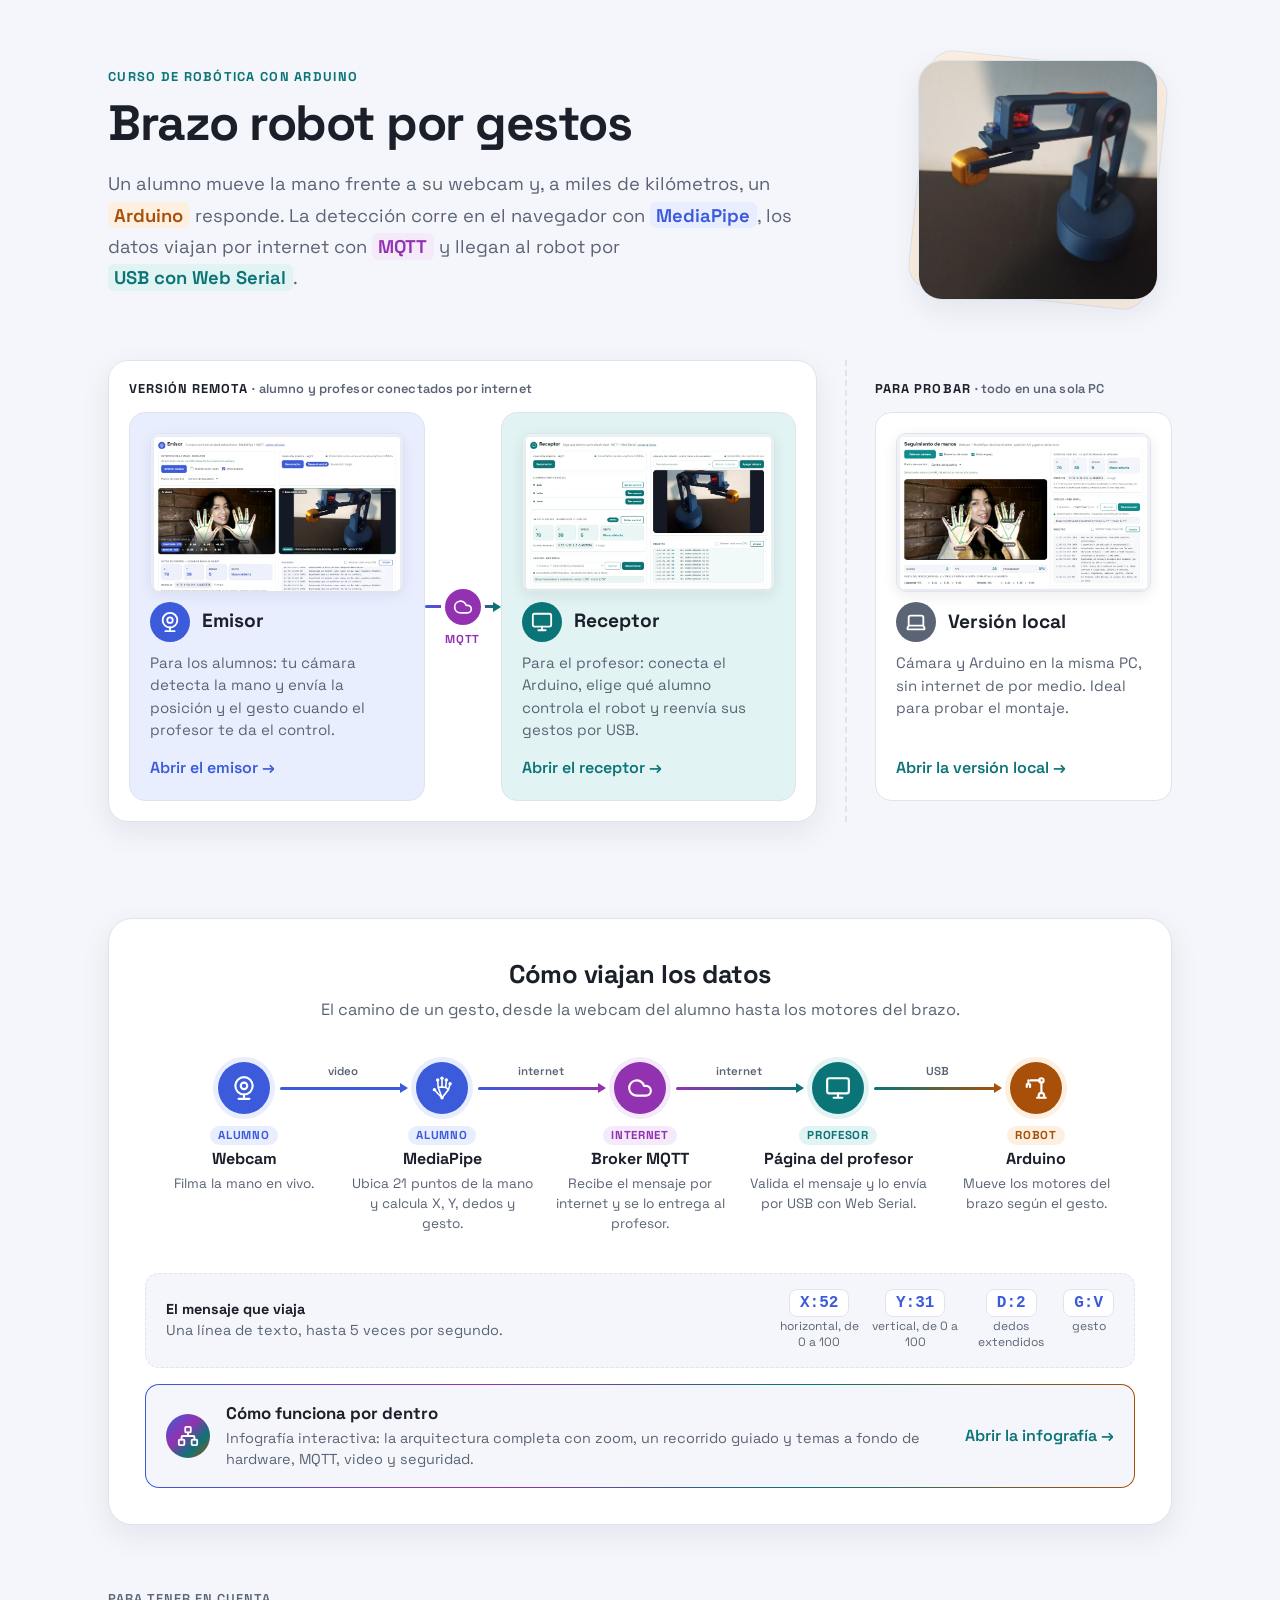
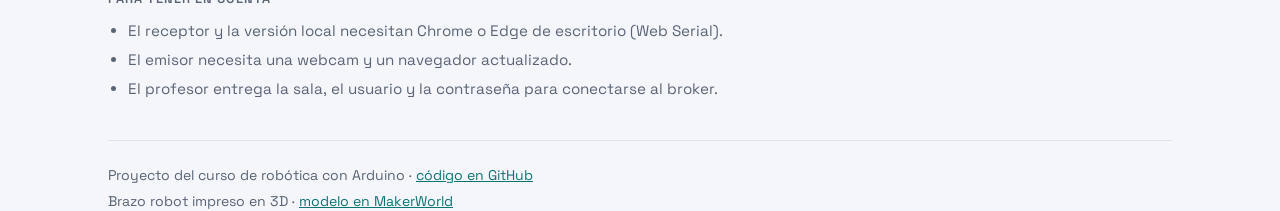
<file: index.html>
<!DOCTYPE html>
<html lang="es">
<head>
  <meta charset="UTF-8" />
  <meta name="viewport" content="width=device-width, initial-scale=1.0" />
  <meta name="description" content="Control remoto de un robot con gestos de la mano: MediaPipe en el navegador, MQTT por internet y Arduino" />
  <title>Brazo robot por gestos</title>
  <link rel="icon" href="data:," />
  <!-- Vista previa al compartir el enlace (LinkedIn, WhatsApp, etc.): la imagen sale de tools/vista-previa.mjs.
       Las redes necesitan la dirección completa de la página y de la imagen -->
  <meta property="og:type" content="website" />
  <meta property="og:site_name" content="Brazo robot por gestos" />
  <meta property="og:title" content="Brazo robot por gestos" />
  <meta property="og:description" content="Control remoto de un robot con gestos de la mano: MediaPipe en el navegador, MQTT por internet y Arduino" />
  <meta property="og:url" content="https://luabfr.github.io/brazo-robot-por-gestos/" />
  <meta property="og:image" content="https://luabfr.github.io/brazo-robot-por-gestos/assets/vista-previa.jpg" />
  <meta property="og:image:width" content="1200" />
  <meta property="og:image:height" content="630" />
  <meta property="og:image:alt" content="Brazo robot por gestos: la cámara del alumno con los puntos de sus manos y el brazo robot del profesor en vivo, unidos por MQTT" />
  <meta name="twitter:card" content="summary_large_image" />
  <!-- Tipografía del sitio: Space Grotesk (Google Fonts), grotesca de aire técnico y muy legible -->
  <link rel="preconnect" href="https://fonts.googleapis.com" />
  <link rel="preconnect" href="https://fonts.gstatic.com" crossorigin />
  <link rel="stylesheet" href="https://fonts.googleapis.com/css2?family=Space+Grotesk:wght@400..700&display=swap" />
  <link rel="stylesheet" href="css/app.css" />
</head>
<body>
  <main class="landing">
    <!-- Hero: presentación del proyecto. Cada tecnología lleva el color de la zona donde trabaja;
         las tarjetas y el diagrama de abajo repiten los mismos colores -->
    <header class="landing-hero">
      <div class="hero-text">
        <p class="hero-eyebrow">Curso de robótica con Arduino</p>
        <h1>Brazo robot por gestos</h1>
        <p class="landing-lead">
          Un alumno mueve la mano frente a su webcam y, a miles de kilómetros, un
          <strong class="tech zone-robot">Arduino</strong> responde.
          La detección corre en el navegador con <strong class="tech zone-student">MediaPipe</strong>,
          los datos viajan por internet con <strong class="tech zone-cloud">MQTT</strong>
          y llegan al robot por <strong class="tech zone-teacher">USB con Web Serial</strong>.
        </p>
      </div>
      <figure class="landing-figure">
        <img
          class="landing-photo"
          src="assets/brazo-robot.webp"
          width="1000"
          height="1333"
          alt="El brazo robot del curso: piezas azules impresas en 3D y servomotores a la vista"
        />
      </figure>
    </header>

    <!-- Páginas del proyecto. Emisor y receptor van juntos (son las dos puntas de la versión remota, unidas por MQTT);
         la versión local queda aparte, del otro lado de un separador -->
    <nav class="roles" aria-label="Páginas del proyecto">
      <section class="role-group role-group-remote" aria-labelledby="remote-title">
        <h2 class="group-label" id="remote-title">
          Versión remota <span class="group-label-note">· alumno y profesor conectados por internet</span>
        </h2>
        <div class="role-pair">
          <!-- Cada tarjeta anticipa el color de su página: índigo el emisor, verde azulado el receptor -->
          <!-- Las miniaturas son capturas de cada página con datos de ejemplo (tools/capturas.mjs). Son decorativas:
               el título y el texto de la tarjeta ya dicen qué es cada página -->
          <a class="role-card zone-student" href="emisor.html">
            <span class="role-shot" aria-hidden="true">
              <img src="assets/capturas/portada-emisor.webp" width="806" height="504" alt="" loading="lazy" decoding="async" />
            </span>
            <div class="role-head">
              <span class="role-icon" aria-hidden="true">
                <svg viewBox="0 0 24 24"><circle cx="12" cy="10" r="8" /><circle cx="12" cy="10" r="3" /><path d="M7 22h10M12 22v-4" /></svg>
              </span>
              <h3>Emisor</h3>
            </div>
            <p>Para los alumnos: tu cámara detecta la mano y envía la posición y el gesto cuando el profesor te da el control.</p>
            <span class="role-link">Abrir el emisor →</span>
          </a>

          <div class="role-bridge" aria-hidden="true">
            <span class="role-bridge-icon">
              <svg viewBox="0 0 24 24"><path d="M17.5 19H9a7 7 0 1 1 6.71-9h1.79a4.5 4.5 0 1 1 0 9Z" /></svg>
            </span>
            <span class="role-bridge-label">MQTT</span>
          </div>

          <a class="role-card zone-teacher" href="receptor.html">
            <span class="role-shot" aria-hidden="true">
              <img src="assets/capturas/portada-receptor.webp" width="806" height="504" alt="" loading="lazy" decoding="async" />
            </span>
            <div class="role-head">
              <span class="role-icon" aria-hidden="true">
                <svg viewBox="0 0 24 24"><rect width="20" height="14" x="2" y="3" rx="2" /><path d="M8 21h8M12 17v4" /></svg>
              </span>
              <h3>Receptor</h3>
            </div>
            <p>Para el profesor: conecta el Arduino, elige qué alumno controla el robot y reenvía sus gestos por USB.</p>
            <span class="role-link">Abrir el receptor →</span>
          </a>
        </div>
      </section>

      <section class="role-group role-group-local" aria-labelledby="local-title">
        <h2 class="group-label" id="local-title">
          Para probar <span class="group-label-note">· todo en una sola PC</span>
        </h2>
        <a class="role-card zone-local" href="hand-tracking.html">
          <span class="role-shot" aria-hidden="true">
            <img src="assets/capturas/portada-local.webp" width="806" height="504" alt="" loading="lazy" decoding="async" />
          </span>
          <div class="role-head">
            <span class="role-icon" aria-hidden="true">
              <svg viewBox="0 0 24 24"><path d="M20 16V7a2 2 0 0 0-2-2H6a2 2 0 0 0-2 2v9m16 0H4m16 0 1.28 2.55a1 1 0 0 1-.9 1.45H3.62a1 1 0 0 1-.9-1.45L4 16" /></svg>
            </span>
            <h3>Versión local</h3>
          </div>
          <p>Cámara y Arduino en la misma PC, sin internet de por medio. Ideal para probar el montaje.</p>
          <span class="role-link">Abrir la versión local →</span>
        </a>
      </section>
    </nav>

    <section class="flow" aria-labelledby="flow-title">
      <div class="section-head">
        <h2 class="section-title" id="flow-title">Cómo viajan los datos</h2>
        <p class="section-intro">El camino de un gesto, desde la webcam del alumno hasta los motores del brazo.</p>
      </div>

      <!-- Recorrido en 5 paradas. Las conexiones (.flow-link) son decorativas: lo que dicen ya está en cada descripción -->
      <ol class="flow-track">
        <li class="flow-stop zone-student">
          <span class="flow-icon" aria-hidden="true">
            <svg viewBox="0 0 24 24"><circle cx="12" cy="10" r="8" /><circle cx="12" cy="10" r="3" /><path d="M7 22h10M12 22v-4" /></svg>
          </span>
          <div class="flow-text">
            <span class="flow-where">Alumno</span>
            <h3 class="flow-title">Webcam</h3>
            <p class="flow-desc">Filma la mano en vivo.</p>
          </div>
          <span class="flow-link to-student" aria-hidden="true"><span class="flow-link-label">video</span></span>
        </li>

        <li class="flow-stop zone-student">
          <span class="flow-icon" aria-hidden="true">
            <!-- Esqueleto de la mano: algunos de los 21 puntos que detecta MediaPipe -->
            <svg viewBox="0 0 24 24" class="icon-thin"><path d="M12 21 8.5 17.5 5 13.5M12 21 8.5 11.5 8 4.5M8.5 11.5 12 11 12 3M12 11 15.5 11.5 16 4.5M15.5 11.5 18 13.5 19.5 8M18 13.5 12 21" /><g class="icon-dots"><circle cx="12" cy="21" r="1.6" /><circle cx="5" cy="13.5" r="1.6" /><circle cx="8" cy="4.5" r="1.6" /><circle cx="12" cy="3" r="1.6" /><circle cx="16" cy="4.5" r="1.6" /><circle cx="19.5" cy="8" r="1.6" /></g></svg>
          </span>
          <div class="flow-text">
            <span class="flow-where">Alumno</span>
            <h3 class="flow-title">MediaPipe</h3>
            <p class="flow-desc">Ubica 21 puntos de la mano y calcula X, Y, dedos y gesto.</p>
          </div>
          <span class="flow-link to-cloud" aria-hidden="true"><span class="flow-link-label">internet</span></span>
        </li>

        <li class="flow-stop zone-cloud">
          <span class="flow-icon" aria-hidden="true">
            <svg viewBox="0 0 24 24"><path d="M17.5 19H9a7 7 0 1 1 6.71-9h1.79a4.5 4.5 0 1 1 0 9Z" /></svg>
          </span>
          <div class="flow-text">
            <span class="flow-where">Internet</span>
            <h3 class="flow-title">Broker MQTT</h3>
            <p class="flow-desc">Recibe el mensaje por internet y se lo entrega al profesor.</p>
          </div>
          <span class="flow-link to-teacher" aria-hidden="true"><span class="flow-link-label">internet</span></span>
        </li>

        <li class="flow-stop zone-teacher">
          <span class="flow-icon" aria-hidden="true">
            <svg viewBox="0 0 24 24"><rect width="20" height="14" x="2" y="3" rx="2" /><path d="M8 21h8M12 17v4" /></svg>
          </span>
          <div class="flow-text">
            <span class="flow-where">Profesor</span>
            <h3 class="flow-title">Página del profesor</h3>
            <p class="flow-desc">Valida el mensaje y lo envía por USB con Web Serial.</p>
          </div>
          <span class="flow-link to-robot" aria-hidden="true"><span class="flow-link-label">USB</span></span>
        </li>

        <li class="flow-stop zone-robot">
          <span class="flow-icon" aria-hidden="true">
            <svg viewBox="0 0 24 24"><path d="M13 21h8M14.5 21v-2a2.5 2.5 0 0 1 5 0v2M17 16.5V7M15.5 5H7M5 5v3.5M3.5 11V8.5h3V11" /><circle cx="17" cy="5" r="2" /></svg>
          </span>
          <div class="flow-text">
            <span class="flow-where">Robot</span>
            <h3 class="flow-title">Arduino</h3>
            <p class="flow-desc">Mueve los motores del brazo según el gesto.</p>
          </div>
        </li>
      </ol>

      <!-- Anatomía del mensaje: es el mismo texto en todo el recorrido (ver js/protocol.js) -->
      <div class="packet">
        <p class="packet-caption">
          <strong>El mensaje que viaja</strong>
          <span>Una línea de texto, hasta 5 veces por segundo.</span>
        </p>
        <dl class="packet-parts">
          <div class="packet-part">
            <dt><code>X:52</code></dt>
            <dd>horizontal, de 0 a 100</dd>
          </div>
          <div class="packet-part">
            <dt><code>Y:31</code></dt>
            <dd>vertical, de 0 a 100</dd>
          </div>
          <div class="packet-part">
            <dt><code>D:2</code></dt>
            <dd>dedos extendidos</dd>
          </div>
          <div class="packet-part">
            <dt><code>G:V</code></dt>
            <dd>gesto</dd>
          </div>
        </dl>
      </div>

      <!-- Puerta a la infografía: el mismo recorrido, con cada pieza explicada a fondo -->
      <a class="flow-more" href="arquitectura.html">
        <span class="flow-more-icon" aria-hidden="true">
          <svg viewBox="0 0 24 24"><rect x="9" y="2" width="6" height="6" rx="1" /><rect x="2" y="16" width="6" height="6" rx="1" /><rect x="16" y="16" width="6" height="6" rx="1" /><path d="M5 16v-3a1 1 0 0 1 1-1h12a1 1 0 0 1 1 1v3M12 12V8" /></svg>
        </span>
        <span class="flow-more-text">
          <strong>Cómo funciona por dentro</strong>
          <span>Infografía interactiva: la arquitectura completa con zoom, un recorrido guiado y temas a fondo de hardware, MQTT, video y seguridad.</span>
        </span>
        <span class="flow-more-link">Abrir la infografía →</span>
      </a>
    </section>

    <section class="landing-notes" aria-labelledby="notes-title">
      <h2 class="section-label" id="notes-title">Para tener en cuenta</h2>
      <ul>
        <li>El receptor y la versión local necesitan Chrome o Edge de escritorio (Web Serial).</li>
        <li>El emisor necesita una webcam y un navegador actualizado.</li>
        <li>El profesor entrega la sala, el usuario y la contraseña para conectarse al broker.</li>
      </ul>
    </section>

    <footer class="landing-footer">
      <p>
        Proyecto del curso de robótica con Arduino ·
        <a href="https://github.com/luabfr/brazo-robot-por-gestos">código en GitHub</a>
      </p>
      <p>
        Brazo robot impreso en 3D ·
        <a href="https://makerworld.com/es/models/1101858-robotic-arm-3-axis-connected#profileId-1097227">modelo en MakerWorld</a>
      </p>
    </footer>
  </main>
</body>
</html>
</file>
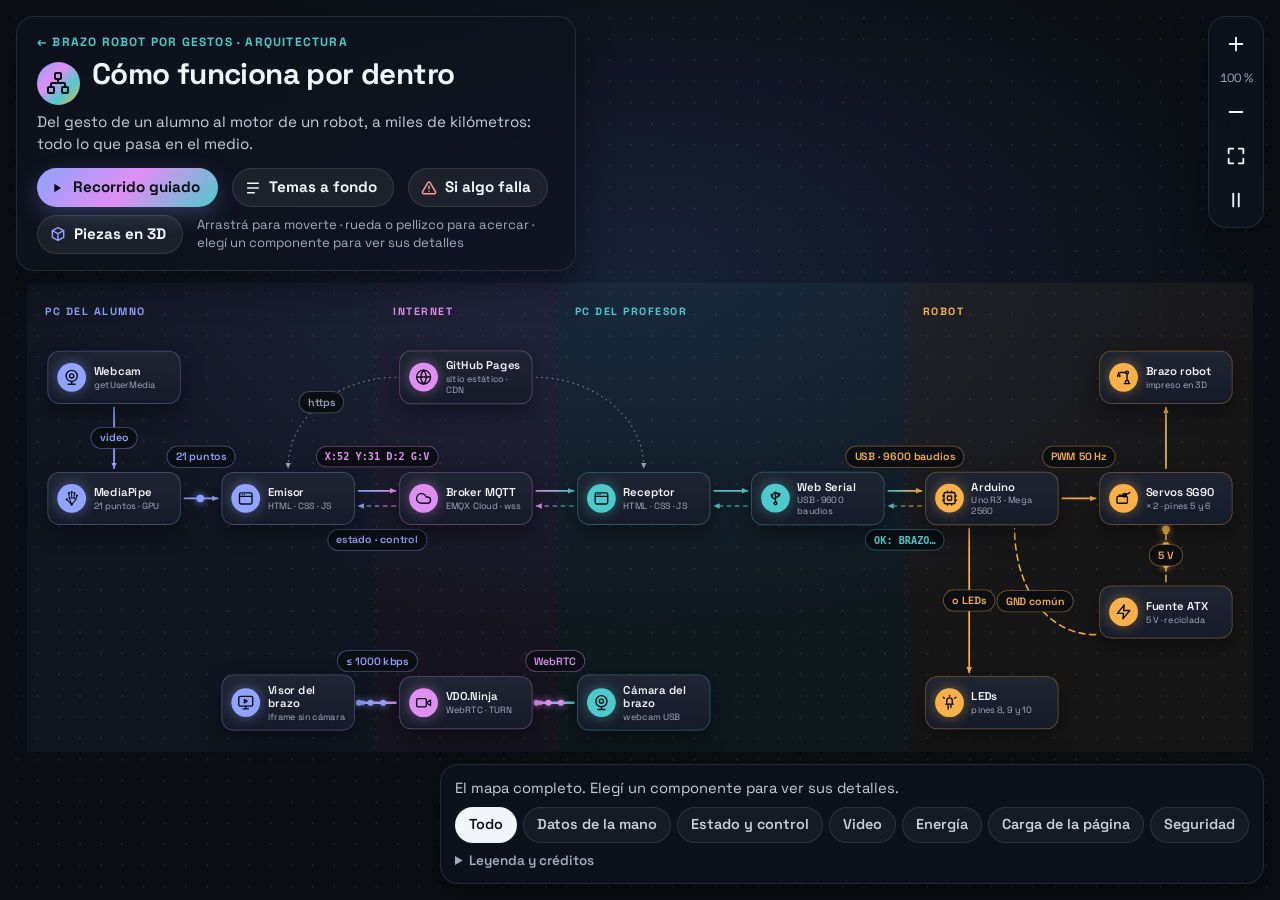
<file: arquitectura.html>
<!DOCTYPE html>
<html lang="es">
<head>
  <meta charset="UTF-8" />
  <meta name="viewport" content="width=device-width, initial-scale=1.0" />
  <meta name="description" content="Infografía interactiva de la arquitectura del brazo robot por gestos: hardware, Web Serial, MediaPipe, MQTT y video en vivo" />
  <title>Cómo funciona por dentro · Brazo robot por gestos</title>
  <link rel="icon" href="data:," />
  <!-- Vista previa al compartir el enlace (LinkedIn, WhatsApp, etc.): la imagen sale de tools/vista-previa.mjs.
       Las redes necesitan la dirección completa de la página y de la imagen -->
  <meta property="og:type" content="website" />
  <meta property="og:site_name" content="Brazo robot por gestos" />
  <meta property="og:title" content="Cómo funciona por dentro · Brazo robot por gestos" />
  <meta property="og:description" content="Infografía interactiva de la arquitectura del brazo robot por gestos: hardware, Web Serial, MediaPipe, MQTT y video en vivo" />
  <meta property="og:url" content="https://luabfr.github.io/brazo-robot-por-gestos/arquitectura.html" />
  <meta property="og:image" content="https://luabfr.github.io/brazo-robot-por-gestos/assets/vista-previa.jpg" />
  <meta property="og:image:width" content="1200" />
  <meta property="og:image:height" content="630" />
  <meta property="og:image:alt" content="Brazo robot por gestos: la cámara del alumno con los puntos de sus manos y el brazo robot del profesor en vivo, unidos por MQTT" />
  <meta name="twitter:card" content="summary_large_image" />
  <!-- Tipografía del sitio: Space Grotesk (Google Fonts), grotesca de aire técnico y muy legible -->
  <link rel="preconnect" href="https://fonts.googleapis.com" />
  <link rel="preconnect" href="https://fonts.gstatic.com" crossorigin />
  <link rel="stylesheet" href="https://fonts.googleapis.com/css2?family=Space+Grotesk:wght@400..700&display=swap" />
  <link rel="stylesheet" href="css/app.css" />
  <link rel="stylesheet" href="css/arquitectura.css" />
  <!-- three.js para el banco 3D, con versión fija (r187). El importmap solo dice de dónde sale: js/arquitectura-3d.js
       lo descarga recién cuando alguien abre el banco -->
  <script type="importmap">
    {
      "imports": {
        "three": "https://cdn.jsdelivr.net/npm/three@0.187.0/build/three.module.js",
        "three/addons/": "https://cdn.jsdelivr.net/npm/three@0.187.0/examples/jsm/"
      }
    }
  </script>
</head>
<body class="arch-body">
  <main class="arch-app" id="archApp">
    <!-- Lienzo navegable a pantalla completa: arrastrar para moverse, rueda o pellizco para acercar.
         Lo dibuja js/arquitectura.js con los datos de js/arquitectura-contenido.js -->
    <div class="arch-viewport" id="archViewport" tabindex="0"
         aria-label="Diagrama de la arquitectura. Flechas para moverse, más y menos para acercar o alejar, cero para encuadrar."
         aria-describedby="archConnectionsTitle">
      <div class="arch-world" id="archWorld"></div>
      <noscript><p class="arch-file-warning">El diagrama necesita JavaScript.</p></noscript>
    </div>

    <!-- Paneles flotantes sobre el lienzo -->
    <header class="arch-overlay arch-header" id="archHeader">
      <p class="arch-eyebrow"><a class="arch-back" href="index.html">← Brazo robot por gestos</a> · arquitectura</p>
      <h1>
        <span class="title-icon title-icon-all" aria-hidden="true">
          <svg viewBox="0 0 24 24"><rect x="9" y="2" width="6" height="6" rx="1" /><rect x="2" y="16" width="6" height="6" rx="1" /><rect x="16" y="16" width="6" height="6" rx="1" /><path d="M5 16v-3a1 1 0 0 1 1-1h12a1 1 0 0 1 1 1v3M12 12V8" /></svg>
        </span>Cómo funciona por dentro
      </h1>
      <p class="arch-lead">Del gesto de un alumno al motor de un robot, a miles de kilómetros: todo lo que pasa en el medio.</p>
      <!-- Botón del recorrido y ayuda en la misma fila: así el encabezado le quita menos alto al diagrama -->
      <div class="arch-header-row">
        <button type="button" class="arch-tour-start" id="archTourStart">
          <svg viewBox="0 0 24 24" aria-hidden="true"><path d="M8 5.5v13l10-6.5z" /></svg>
          <span class="label-long">Recorrido guiado</span><span class="label-short">Recorrido</span>
        </button>
        <button type="button" class="arch-topics-start" id="archTopicsStart" aria-controls="archTopics">
          <svg viewBox="0 0 24 24" aria-hidden="true"><path d="M4 5h16M4 12h16M4 19h10" /></svg>
          <span class="label-long">Temas a fondo</span><span class="label-short">Temas</span>
        </button>
        <!-- Escenarios de falla: abre la tarjeta de abajo con la lista para elegir -->
        <button type="button" class="arch-topics-start arch-fail-start" id="archFailStart">
          <svg viewBox="0 0 24 24" aria-hidden="true"><path d="M10.3 3.9 2.4 17.6A2 2 0 0 0 4.1 20.6h15.8a2 2 0 0 0 1.7-3L13.7 3.9a2 2 0 0 0-3.4 0ZM12 9v4M12 17h.01" /></svg>
          <span class="label-long">Si algo falla</span><span class="label-short">Fallas</span>
        </button>
        <!-- Banco de trabajo 3D: las piezas a tamaño real (three.js se descarga al abrirlo) -->
        <button type="button" class="arch-topics-start arch-bench-start" id="archBenchStart" aria-haspopup="dialog">
          <svg viewBox="0 0 24 24" aria-hidden="true"><path d="M12 2.5 3.5 7v10l8.5 4.5 8.5-4.5V7zM3.5 7 12 11.5 20.5 7M12 11.5v10" /></svg>
          <span class="label-long">Piezas en 3D</span><span class="label-short">3D</span>
        </button>
        <p class="arch-hint">
          <span class="arch-hint-long">Arrastrá para moverte · rueda o pellizco para acercar · elegí un componente para ver sus detalles</span>
          <span class="arch-hint-short">Arrastrá · pellizcá para acercar · tocá un componente</span>
        </p>
      </div>
    </header>

    <div class="arch-overlay arch-zoom" id="archZoom" role="group" aria-label="Zoom">
      <button type="button" id="zoomInButton" aria-label="Acercar" title="Acercar (+)">
        <svg viewBox="0 0 24 24" aria-hidden="true"><path d="M12 5v14M5 12h14" /></svg>
      </button>
      <output id="zoomValue" aria-live="off">100 %</output>
      <button type="button" id="zoomOutButton" aria-label="Alejar" title="Alejar (−)">
        <svg viewBox="0 0 24 24" aria-hidden="true"><path d="M5 12h14" /></svg>
      </button>
      <button type="button" id="zoomFitButton" aria-label="Encuadrar todo" title="Encuadrar todo (0)">
        <svg viewBox="0 0 24 24" aria-hidden="true"><path d="M4 9V5a1 1 0 0 1 1-1h4M15 4h4a1 1 0 0 1 1 1v4M20 15v4a1 1 0 0 1-1 1h-4M9 20H5a1 1 0 0 1-1-1v-4" /></svg>
      </button>
      <!-- Pausa de la animación de los paquetes (movimiento que dura más de 5 s: tiene que poder detenerse) -->
      <button type="button" id="animationButton" aria-pressed="false" aria-label="Pausar la animación" title="Pausar la animación">
        <svg class="icon-pause" viewBox="0 0 24 24" aria-hidden="true"><path d="M9 5v14M15 5v14" /></svg>
        <svg class="icon-play" viewBox="0 0 24 24" aria-hidden="true"><path d="M8 5.5v13l10-6.5z" /></svg>
      </button>
    </div>

    <!-- Capas, su explicación, la leyenda y los créditos -->
    <div class="arch-overlay arch-bottom" id="archBottom">
      <p class="arch-layer-caption" id="archLayerCaption" aria-live="polite"></p>
      <div class="arch-layers" id="archLayers" role="group" aria-label="Capas del diagrama"></div>
      <details class="arch-legend-box" id="archLegendBox">
        <summary>Leyenda y créditos</summary>
        <div class="arch-legend" id="archLegend"></div>
        <p class="arch-credits">
          Diseño y desarrollo: Luciano Fritschy ·
          <a href="https://www.linkedin.com/in/lucianofritschy/">LinkedIn</a> ·
          <a href="https://github.com/luabfr">GitHub</a><br />
          Proyecto del curso de robótica con Arduino ·
          <a href="https://github.com/luabfr/brazo-robot-por-gestos">código en GitHub</a>
        </p>
      </details>
    </div>

    <!-- Detalle del componente elegido: en escritorio a la derecha, en el celular como hoja desde abajo -->
    <aside class="arch-panel" id="archPanel" aria-labelledby="archPanelTitle" hidden>
      <div class="arch-panel-header">
        <span class="arch-panel-icon" id="archPanelIcon" aria-hidden="true"></span>
        <div class="arch-panel-heading">
          <p class="arch-panel-zone" id="archPanelZone"></p>
          <h2 id="archPanelTitle" tabindex="-1"></h2>
        </div>
        <button type="button" class="arch-panel-close" id="archPanelClose" aria-label="Cerrar detalles" title="Cerrar (Esc)">
          <svg viewBox="0 0 24 24" aria-hidden="true"><path d="M6 6l12 12M18 6 6 18" /></svg>
        </button>
      </div>
      <div class="arch-panel-body" id="archPanelBody"></div>
    </aside>

    <!-- Recorrido guiado y escenarios de falla: la misma tarjeta, que reemplaza a la barra de capas mientras está activa.
         En los escenarios suma el momento de cada paso (archTourTime) y el menú para elegir la falla (archScenarioList) -->
    <section class="arch-overlay arch-tour" id="archTour" aria-labelledby="archTourTitle" hidden>
      <div class="arch-tour-top">
        <p class="arch-tour-step" id="archTourStep"></p>
        <button type="button" class="arch-panel-close" id="archTourClose" aria-label="Salir del recorrido" title="Salir (Esc)">
          <svg viewBox="0 0 24 24" aria-hidden="true"><path d="M6 6l12 12M18 6 6 18" /></svg>
        </button>
      </div>
      <ol class="arch-tour-progress" id="archTourProgress" aria-hidden="true"></ol>
      <p class="arch-tour-time" id="archTourTime" hidden></p>
      <h2 id="archTourTitle" tabindex="-1"></h2>
      <p class="arch-tour-text" id="archTourText" aria-live="polite"></p>
      <ul class="arch-scenario-list" id="archScenarioList" hidden></ul>
      <div class="arch-tour-extra" id="archTourExtra" hidden></div>
      <div class="arch-tour-actions" id="archTourActions">
        <button type="button" class="arch-tour-button" id="archTourPrev">← Anterior</button>
        <button type="button" class="arch-tour-button is-primary" id="archTourNext">Siguiente →</button>
      </div>
    </section>

    <!-- Temas a fondo: un panel con pestañas (lo arma js/arquitectura-temas.js) -->
    <section class="arch-topics" id="archTopics" aria-labelledby="archTopicsTitle" hidden>
      <div class="arch-topics-header">
        <h2 id="archTopicsTitle">Temas a fondo</h2>
        <button type="button" class="arch-panel-close" id="archTopicsClose" aria-label="Cerrar los temas" title="Cerrar (Esc)">
          <svg viewBox="0 0 24 24" aria-hidden="true"><path d="M6 6l12 12M18 6 6 18" /></svg>
        </button>
      </div>
      <div class="arch-topics-tabs" id="archTopicsTabs" role="tablist" aria-label="Temas"></div>
      <div class="arch-topics-body" id="archTopicsBody"></div>
    </section>

    <!-- Banco de trabajo 3D: las piezas del robot a tamaño real (1 unidad = 1 mm). Lo arma js/arquitectura-3d.js -->
    <dialog class="arch-bench" id="archBench" aria-labelledby="benchTitle" aria-describedby="benchLead">
      <div class="bench-canvas" id="benchCanvas" tabindex="0"
           aria-label="Vista 3D del banco de trabajo. Arrastrá para girar; con el foco acá, las flechas desplazan la vista."></div>
      <p class="bench-status" id="benchStatus" role="status" hidden></p>

      <header class="bench-panel bench-header">
        <div class="bench-heading">
          <p class="bench-eyebrow">Banco de trabajo 3D</p>
          <!-- autofocus: al abrir, el foco va al título (no al lienzo, que mostraría un contorno en toda la pantalla) -->
          <h2 id="benchTitle" tabindex="-1" autofocus>Las piezas, a tamaño real</h2>
          <p class="bench-lead" id="benchLead">Todo a la misma escala: así se ve cuánto mide cada cosa al lado de las demás. Cada cuadrado de la mesa mide 1 cm. Arrastrá para girar y usá la rueda o pellizcá para acercar.</p>
        </div>
        <button type="button" class="arch-panel-close" id="benchClose" aria-label="Cerrar el banco 3D" title="Cerrar (Esc)">
          <svg viewBox="0 0 24 24" aria-hidden="true"><path d="M6 6l12 12M18 6 6 18" /></svg>
        </button>
        <div class="bench-toolbar" role="toolbar" aria-label="Opciones del banco">
          <div class="bench-segmented" role="group" aria-label="Placa">
            <button type="button" data-board="uno" aria-pressed="true">Uno R3</button>
            <button type="button" data-board="mega" aria-pressed="false">Mega 2560</button>
          </div>
          <button type="button" class="bench-toggle" id="benchExplode" aria-pressed="false">Vista explotada</button>
          <button type="button" class="bench-toggle" id="benchFit">Encuadrar</button>
        </div>
      </header>

      <aside class="bench-panel bench-info" aria-labelledby="benchPieceTitle">
        <section class="bench-arm" aria-label="Mover el brazo">
          <p class="bench-arm-title">Brazo: <output id="benchArmAngle">90°</output> · <span id="benchArmState">quieto</span></p>
          <div class="bench-arm-buttons">
            <button type="button" data-direction="-1" aria-pressed="false">← Mano cerrada</button>
            <button type="button" data-direction="0" aria-pressed="true">Quieto</button>
            <button type="button" data-direction="1" aria-pressed="false">Mano abierta →</button>
          </div>
        </section>
        <h3 id="benchPieceTitle" class="bench-piece-title"></h3>
        <div class="bench-piece-body" id="benchPieceBody" aria-live="polite"></div>
        <p class="bench-pieces-label">Piezas</p>
        <ul class="bench-pieces" id="benchPieceList"></ul>
        <p class="bench-credits">Placa: derivada del CAD oficial de Arduino (CC-BY-SA 4.0) · three.js r187 (MIT)</p>
      </aside>
    </dialog>

    <div class="arch-tooltip" id="archTooltip" role="tooltip" hidden></div>

    <!-- Para lectores de pantalla: cada línea del diagrama, en texto -->
    <section class="visually-hidden" aria-labelledby="archConnectionsTitle">
      <h2 id="archConnectionsTitle">Conexiones del diagrama</h2>
      <ul id="archConnections"></ul>
    </section>
  </main>

  <!-- Script clásico (no módulo) para que corra también desde file://: abierta con doble clic, el navegador
       bloquea los módulos de JavaScript y el diagrama quedaría vacío sin explicación -->
  <script>
    if (window.location.protocol === "file:") {
      document.getElementById("archViewport").innerHTML =
        '<div class="arch-file-warning">' +
        "<strong>El diagrama no se puede dibujar desde un archivo abierto con doble clic.</strong>" +
        "<p>El navegador bloquea los módulos de JavaScript en <code>file://</code>. Abrí la página desde un servidor local: " +
        "en la carpeta del proyecto, <code>python -m http.server 8000</code> y después " +
        "<code>http://localhost:8000/arquitectura.html</code>. O desde la versión publicada en GitHub Pages.</p>" +
        "</div>";
    }
  </script>
  <script type="module" src="js/arquitectura.js"></script>
</body>
</html>
</file>
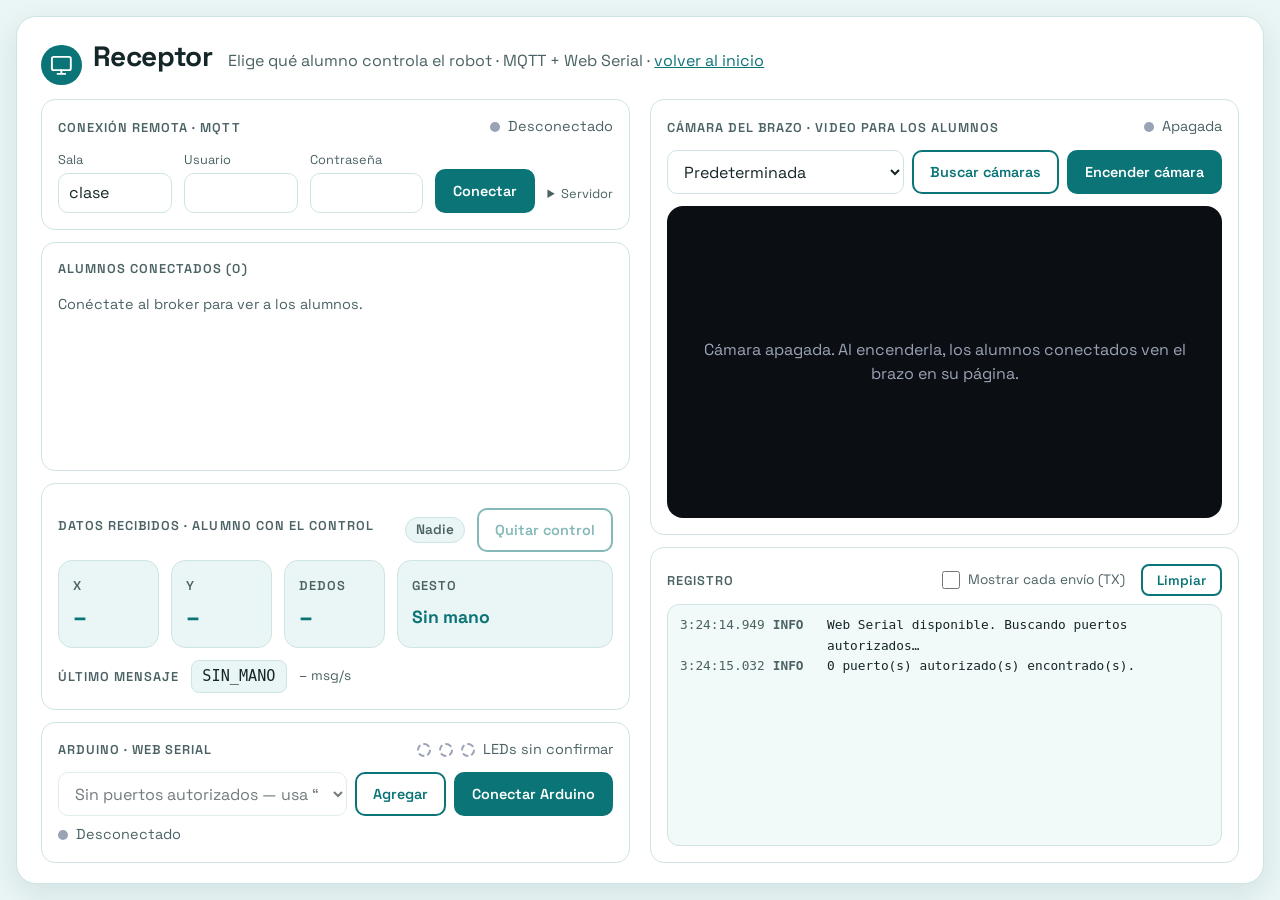
<file: receptor.html>
<!DOCTYPE html>
<html lang="es">
<head>
  <meta charset="UTF-8" />
  <meta name="viewport" content="width=device-width, initial-scale=1.0" />
  <meta name="description" content="Receptor: recibe por MQTT los gestos del alumno elegido y los envía al Arduino por Web Serial" />
  <title>Receptor · Brazo robot por gestos</title>
  <link rel="icon" href="data:," />
  <!-- Vista previa al compartir el enlace (LinkedIn, WhatsApp, etc.): la imagen sale de tools/vista-previa.mjs.
       Las redes necesitan la dirección completa de la página y de la imagen -->
  <meta property="og:type" content="website" />
  <meta property="og:site_name" content="Brazo robot por gestos" />
  <meta property="og:title" content="Receptor · Brazo robot por gestos" />
  <meta property="og:description" content="Receptor: recibe por MQTT los gestos del alumno elegido y los envía al Arduino por Web Serial" />
  <meta property="og:url" content="https://luabfr.github.io/brazo-robot-por-gestos/receptor.html" />
  <meta property="og:image" content="https://luabfr.github.io/brazo-robot-por-gestos/assets/vista-previa.jpg" />
  <meta property="og:image:width" content="1200" />
  <meta property="og:image:height" content="630" />
  <meta property="og:image:alt" content="Brazo robot por gestos: la cámara del alumno con los puntos de sus manos y el brazo robot del profesor en vivo, unidos por MQTT" />
  <meta name="twitter:card" content="summary_large_image" />
  <!-- Tipografía del sitio: Space Grotesk (Google Fonts), grotesca de aire técnico y muy legible -->
  <link rel="preconnect" href="https://fonts.googleapis.com" />
  <link rel="preconnect" href="https://fonts.gstatic.com" crossorigin />
  <link rel="stylesheet" href="https://fonts.googleapis.com/css2?family=Space+Grotesk:wght@400..700&display=swap" />
  <link rel="stylesheet" href="css/app.css" />
</head>
<body class="theme-receptor">
  <main class="app app-receptor">
    <header class="app-header">
      <!-- Mismo ícono que la tarjeta del receptor en la portada -->
      <h1>
        <span class="title-icon" aria-hidden="true">
          <svg viewBox="0 0 24 24"><rect width="20" height="14" x="2" y="3" rx="2" /><path d="M8 21h8M12 17v4" /></svg>
        </span>Receptor
      </h1>
      <p class="tagline">Elige qué alumno controla el robot · MQTT + Web Serial · <a href="index.html">volver al inicio</a></p>
    </header>

    <!-- Columna izquierda: la conexión con el broker, los alumnos, los datos que llegan del que controla
         y la conexión con el Arduino. Columna derecha: la cámara del brazo y el registro de eventos -->
    <div class="column column-remote">
      <!-- Conexión con el broker, en una sola fila. La contraseña nunca se guarda en esta página:
           si el usuario quiere, la recuerda el navegador -->
      <section class="panel mqtt-panel" aria-label="Conexión remota">
        <div class="panel-header">
          <h2 class="section-label">Conexión remota · MQTT</h2>
          <p class="connection-status">
            <span class="status-dot" id="mqttStatusDot" aria-hidden="true"></span>
            <span id="mqttStatus" aria-live="polite">Desconectado</span>
          </p>
        </div>
        <form class="connect-form" id="connectForm" autocomplete="on">
          <div class="field">
            <label for="roomInput">Sala</label>
            <input class="input" id="roomInput" name="room" maxlength="24" autocapitalize="off" spellcheck="false" required />
          </div>
          <div class="field">
            <label for="usernameInput">Usuario</label>
            <input class="input" id="usernameInput" name="username" autocomplete="username" autocapitalize="off" spellcheck="false" />
          </div>
          <div class="field">
            <label for="passwordInput">Contraseña</label>
            <input class="input" id="passwordInput" name="password" type="password" autocomplete="current-password" />
          </div>
          <div class="form-actions">
            <button type="submit" class="btn btn-primary btn-small" id="mqttConnectButton">Conectar</button>
          </div>
          <!-- Al final de la fila: abierto, el campo baja a una línea propia -->
          <details class="field field-advanced">
            <summary title="Dirección del broker MQTT. Opcional: normalmente no hace falta cambiarla">Servidor</summary>
            <label class="visually-hidden" for="brokerInput">Dirección del broker</label>
            <input class="input" id="brokerInput" name="broker" autocapitalize="off" spellcheck="false" />
          </details>
        </form>
      </section>

      <section class="panel students" aria-label="Alumnos conectados">
        <h2 class="section-label" id="studentsTitle">Alumnos conectados</h2>
        <ul class="student-list" id="studentList"></ul>
      </section>

      <!-- Datos que llegan del alumno con el control. Sin aria-live: cambian varias veces por segundo -->
      <section class="control" aria-label="Alumno con el control">
        <div class="panel-header">
          <h2 class="section-label">Datos recibidos · alumno con el control</h2>
          <p class="role-row">
            <span class="badge" id="controllerBadge">Nadie</span>
            <button type="button" class="btn btn-secondary btn-small" id="releaseButton" disabled>Quitar control</button>
          </p>
        </div>
        <div class="stats">
          <div class="stat">
            <span class="section-label">X</span>
            <span class="stat-value" id="receivedXValue">–</span>
          </div>
          <div class="stat">
            <span class="section-label">Y</span>
            <span class="stat-value" id="receivedYValue">–</span>
          </div>
          <div class="stat">
            <span class="section-label">Dedos</span>
            <span class="stat-value" id="receivedFingersValue">–</span>
          </div>
          <div class="stat">
            <span class="section-label">Gesto</span>
            <span class="stat-value stat-value-text" id="receivedGestureValue">Sin mano</span>
          </div>
        </div>
        <p class="message">
          <span class="section-label">Último mensaje</span>
          <code class="message-value" id="receivedMessageValue">SIN_MANO</code>
          <span class="message-rate" id="receivedRateValue">– msg/s</span>
        </p>
      </section>

      <!-- Conexión con el Arduino por Web Serial (mismo funcionamiento que la versión local) -->
      <section class="serial" aria-label="Conexión con el Arduino">
        <div class="serial-header">
          <h2 class="section-label">Arduino · Web Serial</h2>
          <p class="led-row" id="serialLedRow">
            <span class="led-indicator" aria-hidden="true"></span>
            <span class="led-indicator" aria-hidden="true"></span>
            <span class="led-indicator" aria-hidden="true"></span>
            <span id="ledStatus" aria-live="polite">LEDs sin confirmar</span>
          </p>
        </div>

        <div class="port-row">
          <label class="visually-hidden" for="portSelect">Puerto serie</label>
          <select class="select" id="portSelect"></select>
          <button type="button" class="btn btn-secondary btn-small" id="addPortButton"
                  title="Abre el selector del navegador para autorizar un puerto COM">Agregar</button>
          <button type="button" class="btn btn-primary btn-small" id="connectButton">Conectar Arduino</button>
        </div>
        <p class="connection-status">
          <span class="status-dot" id="statusDot" aria-hidden="true"></span>
          <span id="connectionStatus" aria-live="polite">Desconectado</span>
        </p>
        <!-- Solo aparece con el sketch del brazo (arduino/brazo_2_motores); con el de LEDs queda oculto -->
        <p class="device-status" id="armStatus" aria-live="polite" hidden></p>
      </section>
    </div>

    <div class="column column-video">
      <!-- Video en vivo del brazo para los alumnos (VDO.Ninja). El ID y la clave se reparten por MQTT -->
      <section class="panel video-panel" aria-label="Cámara del brazo">
        <div class="panel-header">
          <h2 class="section-label">Cámara del brazo · video para los alumnos</h2>
          <p class="connection-status">
            <span class="status-dot" id="videoStatusDot" aria-hidden="true"></span>
            <span id="videoStatus" aria-live="polite">Apagada</span>
          </p>
        </div>
        <div class="port-row">
          <label class="visually-hidden" for="cameraSelect">Cámara</label>
          <select class="select" id="cameraSelect">
            <option value="">Predeterminada</option>
          </select>
          <button type="button" class="btn btn-secondary btn-small" id="findCamerasButton"
                  title="Pide permiso de cámara para poder listar las cámaras por nombre">Buscar cámaras</button>
          <button type="button" class="btn btn-primary btn-small" id="videoButton">Encender cámara</button>
        </div>
        <div class="video-box video-box-preview" id="pushBox">
          <p class="video-placeholder" id="pushPlaceholder">Cámara apagada. Al encenderla, los alumnos conectados ven el brazo en su página.</p>
        </div>
      </section>

      <!-- Registro de toda la página: broker, alumnos y Arduino -->
      <section class="panel log-panel" aria-label="Registro de eventos">
        <div class="logger-header">
          <h2 class="section-label">Registro</h2>
          <div class="logger-actions">
            <label class="toggle toggle-small">
              <input type="checkbox" id="logTxCheckbox" />
              Mostrar cada envío (TX)
            </label>
            <button type="button" class="btn btn-secondary btn-small" id="clearLogButton">Limpiar</button>
          </div>
        </div>
        <ol class="log-list" id="logList" role="log"></ol>
      </section>
    </div>
  </main>

  <script type="module">
    // Receptor: recibe por MQTT los datos del alumno elegido, los valida y los envía al Arduino por Web Serial
    import { initSerialLink } from "./js/serial-link.js";
    import { createLogger } from "./js/logger.js";
    import { CONFIG } from "./js/config.js";
    import { NAME_PATTERN, normalizeName, buildTopics, checkBrokerUrl, createMqttLink } from "./js/mqtt-link.js";
    import { NO_HAND_MESSAGE, GESTURE_LABELS, formatMessage, parseMessage } from "./js/protocol.js";
    import {
      PUSH_FRAME_ALLOW, createVideoSession, formatVideoMessage, buildPushUrl, createVideoFrame,
      listCameraLabels, describeCameraError
    } from "./js/video-link.js";

    // Solo se recuerdan datos que no son secretos; la contraseña la guarda el navegador si el usuario lo acepta
    var FORM_STORAGE_KEY = "brazo-robot.receptor.form";
    var CAMERA_STORAGE_KEY = "brazo-robot.receptor.camera"; // Nombre de la última cámara elegida para el brazo
    var RATE_INTERVAL_MS = 1000;
    var MAX_LOGGED_TEXT = 60; // Un mensaje inválido se muestra recortado: puede ser cualquier cosa llegada por internet
    // Latido hacia el Arduino: con la mano quieta se repite el estado (el sketch del brazo frena a los 2 s sin mensajes)
    var SERIAL_KEEPALIVE_MS = CONFIG.serialKeepaliveMs;
    // Si el alumno con el control deja de enviar (el emisor repite su estado cada 1 s), el robot pasa a SIN_MANO
    var HAND_STALE_MS = CONFIG.handStaleMs;
    var STALE_CHECK_INTERVAL_MS = 500;
    var STATE_LABELS = {
      disconnected: "Desconectado",
      connecting: "Conectando…",
      connected: "Conectado",
      reconnecting: "Reconectando…",
      error: "Error"
    };

    var connectForm = document.getElementById("connectForm");
    var roomInput = document.getElementById("roomInput");
    var usernameInput = document.getElementById("usernameInput");
    var passwordInput = document.getElementById("passwordInput");
    var brokerInput = document.getElementById("brokerInput");
    var mqttConnectButton = document.getElementById("mqttConnectButton");
    var mqttStatusDot = document.getElementById("mqttStatusDot");
    var mqttStatus = document.getElementById("mqttStatus");
    var controllerBadge = document.getElementById("controllerBadge");
    var releaseButton = document.getElementById("releaseButton");
    var receivedXValue = document.getElementById("receivedXValue");
    var receivedYValue = document.getElementById("receivedYValue");
    var receivedFingersValue = document.getElementById("receivedFingersValue");
    var receivedGestureValue = document.getElementById("receivedGestureValue");
    var receivedMessageValue = document.getElementById("receivedMessageValue");
    var receivedRateValue = document.getElementById("receivedRateValue");
    var studentsTitle = document.getElementById("studentsTitle");
    var studentList = document.getElementById("studentList");
    var clearLogButton = document.getElementById("clearLogButton");
    var logList = document.getElementById("logList");
    var videoStatusDot = document.getElementById("videoStatusDot");
    var videoStatus = document.getElementById("videoStatus");
    var cameraSelect = document.getElementById("cameraSelect");
    var findCamerasButton = document.getElementById("findCamerasButton");
    var videoButton = document.getElementById("videoButton");
    var pushBox = document.getElementById("pushBox");
    var pushPlaceholder = document.getElementById("pushPlaceholder");

    var log = createLogger(logList, "[receptor]");
    var videoSession = null; // { id, password } mientras la cámara del brazo está encendida

    var session = null;                   // { room, topics } desde que se pide la conexión hasta que se cierra
    var connectionState = "disconnected";
    var students = new Map();             // alias → true si está conectado
    var controller = null;                // alias del alumno que controla el robot (null = nadie)
    var currentMessage = NO_HAND_MESSAGE; // Último mensaje válido del alumno con el control
    var lastConfirmedLeds = null;         // Lo último que informó el Arduino: LEDs encendidos…
    var lastArmStatus = null;             // …o estado del brazo ("OK: BRAZO IZQUIERDA 72 72")
    var lastHandTime = 0;                 // performance.now() del último mensaje válido del alumno con el control
    var receivedSinceRate = 0;

    var arduino = initSerialLink({
      log: log,
      getCurrentMessage: function () {
        return currentMessage;
      },
      onLedsConfirmed: publishLeds,
      onArmStatus: publishArmStatus,
      onDeviceReset: handleDeviceReset,
      keepaliveMs: SERIAL_KEEPALIVE_MS
    });

    var link = createMqttLink({
      log: log,
      onStateChange: handleStateChange,
      onConnect: handleConnect,
      onMessage: handleMessage
    });

    // ================= Formulario =================

    function readStoredForm() {
      try {
        return JSON.parse(localStorage.getItem(FORM_STORAGE_KEY)) || {};
      } catch (error) {
        return {}; // Almacenamiento bloqueado o dato corrupto: se arranca con los valores por defecto
      }
    }

    function saveForm() {
      var data = { room: roomInput.value, username: usernameInput.value };
      // El servidor solo se guarda si se cambió a mano: así, si cambia js/config.js, se toma el nuevo
      if (brokerInput.value.trim() !== CONFIG.brokerUrl) {
        data.broker = brokerInput.value.trim();
      }
      try {
        localStorage.setItem(FORM_STORAGE_KEY, JSON.stringify(data));
      } catch (error) {
        // Sin almacenamiento la página funciona igual; solo no recuerda los datos
      }
    }

    function setFormEnabled(isEnabled) {
      [roomInput, usernameInput, passwordInput, brokerInput].forEach(function (input) {
        input.disabled = !isEnabled;
      });
      connectForm.classList.toggle("is-active", !isEnabled);
    }

    // Datos del formulario incompletos o inválidos: se avisa sin cambiar el estado de la conexión
    function rejectForm(message) {
      mqttStatus.textContent = message;
      log("warn", message);
    }

    // ================= Estado en pantalla =================

    function truncate(text) {
      var value = String(text);
      return value.length > MAX_LOGGED_TEXT ? value.slice(0, MAX_LOGGED_TEXT) + "…" : value;
    }

    function renderReceived(data, message) {
      receivedXValue.textContent = data.hasHand ? String(data.x) : "–";
      receivedYValue.textContent = data.hasHand ? String(data.y) : "–";
      receivedFingersValue.textContent = data.hasHand ? String(data.fingers) : "–";
      receivedGestureValue.textContent = data.hasHand ? GESTURE_LABELS[data.gesture] : "Sin mano";
      receivedMessageValue.textContent = message;
    }

    function renderController() {
      controllerBadge.textContent = controller ? "«" + controller + "»" : "Nadie";
      controllerBadge.classList.toggle("is-active", Boolean(controller));
      releaseButton.disabled = !controller || connectionState !== "connected";
    }

    function renderStudents() {
      var online = Array.from(students.keys()).filter(function (alias) {
        return students.get(alias);
      }).sort();

      studentsTitle.textContent = "Alumnos conectados (" + online.length + ")";
      studentList.textContent = "";

      if (online.length === 0) {
        var empty = document.createElement("li");
        empty.className = "student-empty";
        empty.textContent = connectionState === "connected"
          ? "Todavía no hay alumnos conectados en esta sala."
          : "Conéctate al broker para ver a los alumnos.";
        studentList.appendChild(empty);
        return;
      }

      online.forEach(function (alias) {
        var item = document.createElement("li");
        item.className = "student";

        var dot = document.createElement("span");
        dot.className = "status-dot is-connected";
        dot.setAttribute("aria-hidden", "true");

        var name = document.createElement("span");
        name.className = "student-name";
        name.textContent = alias; // textContent: el alias llega por internet y nunca se interpreta como HTML

        var button = document.createElement("button");
        button.type = "button";
        button.className = "btn btn-small " + (alias === controller ? "btn-secondary" : "btn-primary");
        button.textContent = alias === controller ? "Quitar control" : "Dar control";
        button.disabled = connectionState !== "connected";
        button.addEventListener("click", function () {
          if (alias === controller) {
            releaseControl();
          } else {
            giveControl(alias);
          }
        });

        item.appendChild(dot);
        item.appendChild(name);
        item.appendChild(button);
        studentList.appendChild(item);
      });
    }

    function handleStateChange(state, detail) {
      var wasConnected = connectionState === "connected";
      connectionState = state;
      var isIdle = state === "disconnected" || state === "error";

      mqttStatusDot.classList.toggle("is-connected", state === "connected");
      mqttStatusDot.classList.toggle("is-busy", state === "connecting" || state === "reconnecting");
      mqttStatus.textContent = state === "connected" && session
        ? "Conectado a la sala «" + session.room + "»"
        : detail || STATE_LABELS[state];
      mqttConnectButton.textContent = isIdle ? "Conectar" : "Desconectar";
      setFormEnabled(isIdle);

      if (state === "error") {
        log("error", detail);
      }
      // Sin broker no hay datos confiables: el robot vuelve a "sin mano" hasta que se recupere la conexión
      if (wasConnected && state !== "connected") {
        resetToNoHand();
      }
      if (isIdle) {
        session = null;
        controller = null;
        students.clear();
      }
      renderController();
      renderStudents();
      renderVideo();
    }

    // ================= Robot =================

    // Apaga todo hasta que lleguen datos nuevos y válidos
    function resetToNoHand() {
      currentMessage = NO_HAND_MESSAGE;
      renderReceived({ hasHand: false }, NO_HAND_MESSAGE);
      arduino.send(NO_HAND_MESSAGE);
    }

    function publishLeds(count) {
      lastConfirmedLeds = count;
      if (session && link.isConnected()) {
        link.publish(session.topics.leds, "OK: LEDS " + count, { qos: 1, retain: true });
      }
    }

    // Los alumnos ven lo que hizo el brazo de verdad (dirección y ángulos)
    function publishArmStatus(line) {
      lastArmStatus = line;
      if (session && link.isConnected()) {
        link.publish(session.topics.arm, line, { qos: 1, retain: true });
      }
    }

    // Publica lo que se sabe del Arduino; "" borra el valor retenido para que nadie vea un estado viejo
    function publishDeviceState() {
      if (!session || !link.isConnected()) {
        return;
      }
      link.publish(session.topics.leds, lastConfirmedLeds !== null ? "OK: LEDS " + lastConfirmedLeds : "", { qos: 1, retain: true });
      link.publish(session.topics.arm, lastArmStatus || "", { qos: 1, retain: true });
    }

    // Se desconectó el Arduino: lo que había informado ya no vale
    function handleDeviceReset() {
      lastConfirmedLeds = null;
      lastArmStatus = null;
      publishDeviceState();
    }

    // "Hombre muerto" del lado del receptor: si el alumno con el control deja de enviar (se le colgó la cámara,
    // perdió internet y el broker todavía no lo notó), el robot no sigue con el último gesto
    function checkStaleHand() {
      if (!controller || currentMessage === NO_HAND_MESSAGE) {
        return;
      }
      if (performance.now() - lastHandTime > HAND_STALE_MS) {
        log("warn", "No llegan datos de «" + controller + "» hace " + HAND_STALE_MS / 1000 + " s: el robot se detiene.");
        resetToNoHand();
      }
    }

    async function giveControl(alias) {
      if (!session || !link.isConnected() || controller === alias) {
        return;
      }
      var topics = session.topics;
      var previous = controller;
      controller = alias; // Desde ahora solo se aceptan datos de este alumno
      lastHandTime = performance.now();
      renderController();
      renderStudents();

      if (previous) {
        await link.unsubscribe(topics.studentHand(previous));
      }
      resetToNoHand();
      // Primero la suscripción y después el aviso: el alumno responde enseguida con su estado actual
      await link.subscribe(topics.studentHand(alias), 0);
      await link.publish(topics.control, alias, { qos: 1, retain: true });
      log("success", "«" + alias + "» tiene el control del robot.");
    }

    async function releaseControl(reason) {
      if (!controller) {
        return;
      }
      var previous = controller;
      controller = null;
      resetToNoHand();
      renderController();
      renderStudents();
      log("info", (reason || "Se quitó el control a «" + previous + "»") + ".");

      if (session && link.isConnected()) {
        await link.unsubscribe(session.topics.studentHand(previous));
        await link.publish(session.topics.control, "", { qos: 1, retain: true });
      }
    }

    // ================= Cámara del brazo (video para los alumnos) =================

    function readStoredCamera() {
      try {
        return localStorage.getItem(CAMERA_STORAGE_KEY) || "";
      } catch (error) {
        return ""; // Almacenamiento bloqueado: se usa la cámara predeterminada
      }
    }

    function saveCamera(label) {
      try {
        localStorage.setItem(CAMERA_STORAGE_KEY, label);
      } catch (error) {
        // Sin almacenamiento solo no se recuerda la cámara elegida
      }
    }

    // Arma la lista de cámaras conservando la elegida (también si en este momento no está conectada)
    function fillCameraSelect(labels, selected) {
      cameraSelect.textContent = "";
      var options = [""].concat(labels);
      if (selected && labels.indexOf(selected) === -1) {
        options.push(selected);
      }
      options.forEach(function (label) {
        var option = document.createElement("option");
        option.value = label;
        option.textContent = label || "Predeterminada"; // textContent: el nombre lo informa el sistema
        cameraSelect.appendChild(option);
      });
      cameraSelect.value = selected;
    }

    async function findCameras() {
      findCamerasButton.disabled = true;
      try {
        var labels = await listCameraLabels();
        fillCameraSelect(labels, cameraSelect.value);
        log("info", labels.length === 1 ? "Se encontró 1 cámara." : "Se encontraron " + labels.length + " cámaras.");
      } catch (error) {
        log("error", describeCameraError(error));
      } finally {
        findCamerasButton.disabled = false;
      }
    }

    function renderVideo() {
      var isOn = videoSession !== null;
      var isShared = isOn && connectionState === "connected";
      videoButton.textContent = isOn ? "Apagar cámara" : "Encender cámara";
      cameraSelect.disabled = isOn;
      findCamerasButton.disabled = isOn;
      videoStatusDot.classList.toggle("is-connected", isShared);
      videoStatusDot.classList.toggle("is-busy", isOn && !isShared);
      videoStatus.textContent = !isOn ? "Apagada"
        : isShared ? "Encendida · los alumnos la ven"
        : "Encendida · los alumnos la verán al conectarte al broker";
    }

    // Publica el ID y la clave del video, o "" si la cámara está apagada (borra el valor retenido)
    function publishVideo() {
      if (session && link.isConnected()) {
        link.publish(session.topics.video, formatVideoMessage(videoSession), { qos: 1, retain: true });
      }
    }

    function startVideo() {
      if (videoSession) {
        return;
      }
      videoSession = createVideoSession(); // ID y clave nuevos: un link de una clase anterior ya no sirve
      var url = buildPushUrl(videoSession, {
        baseUrl: CONFIG.videoBaseUrl,
        maxBitrateKbps: CONFIG.videoMaxBitrateKbps,
        deviceLabel: cameraSelect.value
      });
      pushBox.replaceChildren(createVideoFrame(url, PUSH_FRAME_ALLOW, "Vista previa de la cámara del brazo (VDO.Ninja)"));
      saveCamera(cameraSelect.value);
      publishVideo();
      renderVideo();
      log("success", "Cámara del brazo encendida" + (cameraSelect.value ? " («" + cameraSelect.value + "»)" : "") + ".");
    }

    // Al quitar el iframe, VDO.Ninja libera la cámara y corta el video de todos los alumnos
    function stopVideo() {
      if (!videoSession) {
        return;
      }
      videoSession = null;
      pushBox.replaceChildren(pushPlaceholder);
      publishVideo();
      renderVideo();
      log("info", "Cámara del brazo apagada.");
    }

    // ================= MQTT =================

    // Se llama en cada conexión, también al reconectar
    async function handleConnect() {
      var topics = session.topics;
      log("success", "Conectado al broker en la sala «" + session.room + "».");
      await link.publish(topics.receiver, "online", { qos: 1, retain: true });
      await link.subscribe(topics.allStudentStatus, 1);

      if (controller) {
        await link.subscribe(topics.studentHand(controller), 0);
      }
      // Al entrar se borra el control anterior (""); al reconectar se reafirma y el alumno reenvía su estado actual
      await link.publish(topics.control, controller || "", { qos: 1, retain: true });

      publishDeviceState();
      // Con la cámara encendida se reanuncia el video; apagada, se borra un valor viejo que pudo quedar retenido
      publishVideo();
      renderController();
      renderStudents();
      renderVideo();
    }

    function handleMessage(topic, text) {
      if (!session) {
        return;
      }
      // Topics de alumnos: <raíz>/<sala>/alumnos/<alias>/<estado|mano>
      var parts = topic.split("/");
      if (parts.length !== 5 || parts[2] !== "alumnos" || !NAME_PATTERN.test(parts[3])) {
        return;
      }

      if (parts[4] === "estado") {
        handleStudentStatus(parts[3], text.trim());
      } else if (parts[4] === "mano") {
        handleHand(parts[3], text);
      }
    }

    function handleStudentStatus(alias, status) {
      var wasOnline = students.get(alias) === true;
      var isOnline = status === "online";

      if (status === "") {
        students.delete(alias); // Estado borrado del broker
      } else {
        students.set(alias, isOnline);
      }

      // Solo se registran los cambios: al entrar llegan de golpe los estados guardados de clases anteriores
      if (isOnline && !wasOnline) {
        log("info", "«" + alias + "» se conectó.");
      } else if (!isOnline && wasOnline) {
        log("warn", "«" + alias + "» se desconectó.");
      }

      if (alias === controller && !isOnline) {
        releaseControl("«" + alias + "» se desconectó: se quitó el control");
      }
      renderStudents();
    }

    function handleHand(alias, text) {
      // Pueden llegar mensajes en vuelo del alumno anterior justo después de cambiar el control
      if (alias !== controller) {
        return;
      }

      var data = parseMessage(text);
      if (!data) {
        log("warn", "Se descartó un mensaje con formato inválido de «" + alias + "»: " + truncate(text));
        return;
      }

      currentMessage = formatMessage(data);
      lastHandTime = performance.now();
      receivedSinceRate++;
      renderReceived(data, currentMessage);
      arduino.send(currentMessage);
    }

    function connect() {
      var room = normalizeName(roomInput.value);
      var broker = checkBrokerUrl(brokerInput.value);

      if (!NAME_PATTERN.test(room)) {
        rejectForm("La sala solo puede tener minúsculas, números y guiones (hasta 24).");
        return;
      }
      if (broker.error) {
        rejectForm(broker.error);
        return;
      }

      roomInput.value = room;
      saveForm();

      session = { room: room, topics: buildTopics(CONFIG.topicRoot, room) };
      log("info", "Conectando a " + broker.url + "…");
      link.connect({
        url: broker.url,
        username: usernameInput.value.trim(),
        password: passwordInput.value,
        clientIdPrefix: "receptor",
        keepaliveSeconds: CONFIG.keepaliveSeconds,
        // Si esta pestaña se cierra de golpe o se corta internet, el broker avisa a los alumnos
        will: { topic: session.topics.receiver, payload: "offline", qos: 1, retain: true }
      });
    }

    async function disconnect() {
      var current = session;
      await link.disconnect(async function () {
        await link.publish(current.topics.control, "", { qos: 1, retain: true });
        await link.publish(current.topics.video, "", { qos: 1, retain: true });
        await link.publish(current.topics.receiver, "offline", { qos: 1, retain: true });
      });
      log("info", "Desconectado del broker.");
    }

    // ================= Eventos =================

    connectForm.addEventListener("submit", function (event) {
      event.preventDefault();
      if (link.isActive()) {
        disconnect();
      } else {
        connect();
      }
    });

    releaseButton.addEventListener("click", function () {
      releaseControl();
    });

    // Al cerrar la pestaña: el robot queda "sin mano" y se avisa a los alumnos (si no llega, lo cubre el Last Will)
    window.addEventListener("pagehide", function () {
      arduino.send(NO_HAND_MESSAGE);
      if (session && link.isConnected()) {
        link.publish(session.topics.control, "", { qos: 1, retain: true });
        link.publish(session.topics.video, "", { qos: 1, retain: true });
        link.publish(session.topics.receiver, "offline", { qos: 1, retain: true });
      }
    });

    videoButton.addEventListener("click", function () {
      if (videoSession) {
        stopVideo();
      } else {
        startVideo();
      }
    });

    findCamerasButton.addEventListener("click", findCameras);

    clearLogButton.addEventListener("click", function () {
      logList.textContent = "";
      log("info", "Registro limpiado.");
    });

    setInterval(checkStaleHand, STALE_CHECK_INTERVAL_MS);

    setInterval(function () {
      receivedRateValue.textContent = controller
        ? Math.round(receivedSinceRate * 1000 / RATE_INTERVAL_MS) + " msg/s"
        : "– msg/s";
      receivedSinceRate = 0;
    }, RATE_INTERVAL_MS);

    // ================= Inicialización =================

    var stored = readStoredForm();
    roomInput.value = stored.room || CONFIG.defaultRoom;
    usernameInput.value = stored.username || "";
    brokerInput.value = stored.broker || CONFIG.brokerUrl;
    renderReceived({ hasHand: false }, NO_HAND_MESSAGE);
    renderController();
    renderStudents();
    fillCameraSelect([], readStoredCamera());
    renderVideo();
  </script>
</body>
</html>
</file>
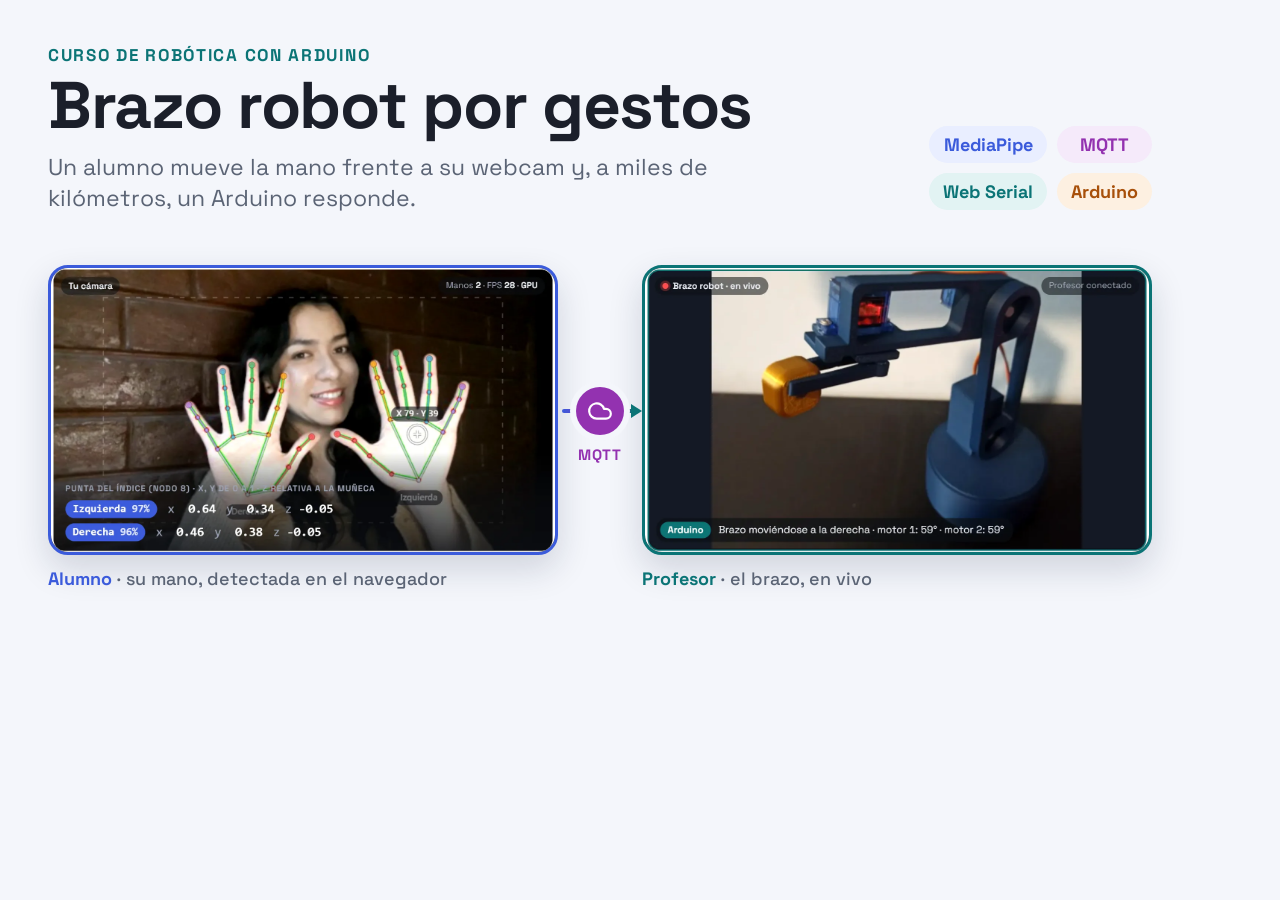
<file: tools/vista-previa.html>
<!DOCTYPE html>
<html lang="es">
<head>
  <meta charset="UTF-8" />
  <title>Vista previa para redes · Brazo robot por gestos</title>
  <!-- Plantilla de la imagen que muestran LinkedIn, WhatsApp y otras redes al compartir un enlace del sitio
       (1200 × 630). No es una página del sitio: tools/vista-previa.mjs la abre en un navegador headless y la
       guarda como assets/vista-previa.jpg. Usa las mismas capturas de assets/capturas/ que la infografía -->
  <link rel="preconnect" href="https://fonts.googleapis.com" />
  <link rel="preconnect" href="https://fonts.gstatic.com" crossorigin />
  <link rel="stylesheet" href="https://fonts.googleapis.com/css2?family=Space+Grotesk:wght@400..700&display=block" />
  <style>
    /* Mismos colores que css/app.css (tema claro): cada zona del recorrido tiene el suyo */
    :root {
      --bg: #f4f6fb;
      --card: #ffffff;
      --text: #1b1f2a;
      --muted: #5b6475;
      --border: #dfe3ec;
      --stage-bg: #0b0e13;
      --zone-student: #3b5bdb;
      --zone-student-tint: #e9eeff;
      --zone-cloud: #9332b0;
      --zone-cloud-tint: #f5eafa;
      --zone-teacher: #0b7476;
      --zone-teacher-tint: #e2f3f3;
      --zone-robot: #a8500a;
      --zone-robot-tint: #fdf0e1;
    }

    * {
      box-sizing: border-box;
      margin: 0;
    }

    html,
    body {
      width: 1200px;
      height: 630px;
      overflow: hidden;
    }

    body {
      display: flex;
      flex-direction: column;
      padding: 44px 48px 40px;
      background: var(--bg);
      color: var(--text);
      font-family: "Space Grotesk", system-ui, sans-serif;
    }

    .head {
      display: flex;
      align-items: flex-end;
      justify-content: space-between;
      gap: 40px;
    }

    .eyebrow {
      color: var(--zone-teacher);
      font-size: 17px;
      font-weight: 700;
      letter-spacing: 0.1em;
      text-transform: uppercase;
    }

    h1 {
      margin-top: 6px;
      font-size: 66px;
      font-weight: 700;
      line-height: 1;
      letter-spacing: -0.02em;
    }

    .lead {
      max-width: 720px;
      margin-top: 14px;
      color: var(--muted);
      font-size: 23px;
      line-height: 1.35;
    }

    /* Las tecnologías, con el color de la zona donde trabaja cada una (como en la portada) */
    .tech {
      display: grid;
      grid-template-columns: repeat(2, auto);
      gap: 10px;
      padding-bottom: 4px;
    }

    .tech span {
      padding: 7px 14px;
      border-radius: 999px;
      background: var(--tint);
      color: var(--zone);
      font-size: 18px;
      font-weight: 700;
      text-align: center;
      white-space: nowrap;
    }

    .zone-student { --zone: var(--zone-student); --tint: var(--zone-student-tint); }
    .zone-cloud { --zone: var(--zone-cloud); --tint: var(--zone-cloud-tint); }
    .zone-teacher { --zone: var(--zone-teacher); --tint: var(--zone-teacher-tint); }
    .zone-robot { --zone: var(--zone-robot); --tint: var(--zone-robot-tint); }

    /* La escena: la cámara del alumno, el puente MQTT y el brazo en vivo (las dos pantallas del emisor) */
    .scene {
      display: grid;
      grid-template-columns: minmax(0, 1fr) 84px minmax(0, 1fr);
      align-items: center;
      margin-top: auto;
    }

    .shot {
      overflow: hidden;
      aspect-ratio: 1358 / 773;
      border: 3px solid var(--zone);
      border-radius: 20px;
      background: var(--stage-bg);
      box-shadow: 0 14px 34px rgba(20, 30, 60, 0.16);
    }

    /* Las capturas traen un margen de página alrededor del video: se recorta para que el video llene la tarjeta */
    .shot img {
      display: block;
      width: 100%;
      height: 100%;
      object-fit: cover;
      object-view-box: inset(1.6% 1% 1.6% 1%);
    }

    .caption {
      margin-top: 12px;
      color: var(--zone);
      font-size: 18px;
      font-weight: 700;
    }

    .caption span {
      color: var(--muted);
      font-weight: 500;
    }

    .bridge {
      position: relative;
      display: grid;
      place-items: center;
      height: 100%;
      margin-top: -32px; /* centrado con las tarjetas, sin contar el epígrafe */
    }

    /* Línea con flecha del índigo del alumno al verde azulado del profesor, como en la portada */
    .bridge::before {
      content: "";
      position: absolute;
      top: 50%;
      left: 4px;
      right: 6px;
      height: 4px;
      margin-top: -2px;
      border-radius: 4px;
      background: linear-gradient(90deg, var(--zone-student), var(--zone-cloud), var(--zone-teacher));
    }

    .bridge::after {
      content: "";
      position: absolute;
      top: 50%;
      right: 0;
      border-top: 7px solid transparent;
      border-bottom: 7px solid transparent;
      border-left: 11px solid var(--zone-teacher);
      transform: translateY(-50%);
    }

    .bridge-icon {
      position: relative;
      display: grid;
      place-items: center;
      width: 48px;
      height: 48px;
      border-radius: 50%;
      background: var(--zone-cloud);
      color: #ffffff;
      box-shadow: 0 0 0 6px var(--bg);
    }

    .bridge-icon svg {
      width: 26px;
      height: 26px;
      fill: none;
      stroke: currentColor;
      stroke-width: 2;
      stroke-linecap: round;
      stroke-linejoin: round;
    }

    .bridge-label {
      position: absolute;
      top: calc(50% + 34px);
      color: var(--zone-cloud);
      font-size: 15px;
      font-weight: 700;
      letter-spacing: 0.06em;
    }
  </style>
</head>
<body>
  <header class="head">
    <div>
      <p class="eyebrow">Curso de robótica con Arduino</p>
      <h1>Brazo robot por gestos</h1>
      <p class="lead">Un alumno mueve la mano frente a su webcam y, a miles de kilómetros, un Arduino responde.</p>
    </div>
    <div class="tech">
      <span class="zone-student">MediaPipe</span>
      <span class="zone-cloud">MQTT</span>
      <span class="zone-teacher">Web Serial</span>
      <span class="zone-robot">Arduino</span>
    </div>
  </header>

  <div class="scene">
    <figure class="zone-student">
      <div class="shot"><img src="../assets/capturas/emisor-camara.webp" alt="" /></div>
      <figcaption class="caption">Alumno <span>· su mano, detectada en el navegador</span></figcaption>
    </figure>
    <div class="bridge">
      <span class="bridge-icon"><svg viewBox="0 0 24 24"><path d="M17.5 19H9a7 7 0 1 1 6.71-9h1.79a4.5 4.5 0 1 1 0 9Z" /></svg></span>
      <span class="bridge-label">MQTT</span>
    </div>
    <figure class="zone-teacher">
      <div class="shot"><img src="../assets/capturas/emisor-brazo.webp" alt="" /></div>
      <figcaption class="caption">Profesor <span>· el brazo, en vivo</span></figcaption>
    </figure>
  </div>
</body>
</html>
</file>
<file: css/app.css>
/* Estilos compartidos por todas las páginas del proyecto (versión local, emisor y receptor) */

/* Paleta de colores: modo claro por defecto (misma base que index.html) */
:root {
  --bg: #f4f6fb;
  --card: #ffffff;
  --text: #1b1f2a;
  --muted: #5b6475;
  --accent: #0f8b8d;
  --accent-hover: #0b6f71;
  --accent-text: #ffffff;
  --border: #dfe3ec;
  --shadow: 0 10px 30px rgba(20, 30, 60, 0.08);

  /* Mensajes de estado */
  --status-success: #1e7d3a;
  --status-warn: #a15c00;
  --status-error: #c0262d;

  /* Escenario del video: siempre oscuro para que el dibujo resalte */
  --stage-bg: #0b0e13;
  --stage-text: #9aa3b5;

  /* Conexión con el Arduino (mismos colores que index.html) */
  --status-off: #9aa3b5;
  --status-busy: #d08a00;
  --status-on: #1e9e4a;
  --led-on: #f2a900;
  --log-bg: #f7f8fb;
  --log-rx: #0f6f8d;
  --log-tx: #6b3fb0;

  /* Zonas del recorrido de los datos (portada): alumno, internet, profesor y robot.
     Alumno usa el índigo del emisor y profesor el verde azulado del receptor, para que todo cuente la misma historia.
     Contraste WCAG AA verificado del color sobre su fondo teñido, la tarjeta y el fondo (mínimo 4,86:1) */
  --zone-student: #3b5bdb;
  --zone-student-tint: #e9eeff;
  --zone-cloud: #9332b0;
  --zone-cloud-tint: #f5eafa;
  --zone-teacher: #0b7476;
  --zone-teacher-tint: #e2f3f3;
  --zone-robot: #a8500a;
  --zone-robot-tint: #fdf0e1;
  --zone-icon: #ffffff;
}

/* Modo oscuro según la preferencia del sistema */
@media (prefers-color-scheme: dark) {
  :root {
    --bg: #0f131a;
    --card: #171c25;
    --text: #e9edf4;
    --muted: #9aa3b5;
    --accent: #2bb6b8;
    --accent-hover: #4fcacc;
    --accent-text: #0f131a;
    --border: #2a3140;
    --shadow: 0 10px 30px rgba(0, 0, 0, 0.4);

    --status-success: #5fd38a;
    --status-warn: #f0b44c;
    --status-error: #ff7b7f;

    --status-off: #5b6475;
    --status-busy: #f0b44c;
    --status-on: #5fd38a;
    --led-on: #ffc233;
    --log-bg: #10141b;
    --log-rx: #5cc8e6;
    --log-tx: #b99bf0;

    --zone-student: #8fa3ff;
    --zone-student-tint: #1d2442;
    --zone-cloud: #df8ff2;
    --zone-cloud-tint: #2c1c36;
    --zone-teacher: #4fcacc;
    --zone-teacher-tint: #11302f;
    --zone-robot: #f7b04a;
    --zone-robot-tint: #322512;
    --zone-icon: #0f131a;
  }
}

/* Paleta del emisor (alumnos): azul índigo, análoga del verde azulado del receptor.
   Sirve para distinguir las dos páginas a simple vista. Se descartó la complementaria (coral/rojo)
   porque se confunde con los colores de aviso, error y LED encendido.
   Contraste verificado (WCAG AA, mínimo 4,5:1) en todas las combinaciones de texto y fondo. */
.theme-emisor {
  --bg: #eef1fb;
  --card: #ffffff;
  --text: #1a1f33;
  --muted: #566080;
  --accent: #3b5bdb;
  --accent-hover: #2f48b4;
  --accent-text: #ffffff;
  --border: #d3daf2;
  --shadow: 0 10px 30px rgba(30, 45, 120, 0.1);
  --log-bg: #f5f7fe;
}

@media (prefers-color-scheme: dark) {
  .theme-emisor {
    --bg: #0d1120;
    --card: #151b2f;
    --text: #e8ecf8;
    --muted: #9ba5c4;
    --accent: #8fa3ff;
    --accent-hover: #aab9ff;
    --accent-text: #0d1120;
    --border: #283255;
    --shadow: 0 10px 30px rgba(0, 0, 0, 0.45);
    --log-bg: #0f1427;
  }
}

/* Paleta del receptor (profesor): el verde azulado de la tarjeta "Receptor" de la portada (--zone-teacher).
   Se usa en receptor.html y, dentro del emisor, en lo que viene del profesor (el brazo en vivo y su estado).
   Contraste verificado (WCAG AA, mínimo 4,5:1) en todas las combinaciones de texto y fondo; el peor caso
   es el acento sobre su fondo teñido, con 4,86:1. Reemplaza al acento #0f8b8d, que daba 4,12:1 sobre blanco */
.theme-receptor {
  --bg: #eaf5f5;
  --card: #ffffff;
  --text: #152628;
  --muted: #4b6264;
  --accent: #0b7476;
  --accent-hover: #085d5f;
  --accent-text: #ffffff;
  --border: #cfe4e4;
  --shadow: 0 10px 30px rgba(10, 70, 72, 0.1);
  --log-bg: #f2f9f9;
}

@media (prefers-color-scheme: dark) {
  .theme-receptor {
    --bg: #0b1617;
    --card: #122223;
    --text: #e6f2f2;
    --muted: #93acad;
    --accent: #4fcacc;
    --accent-hover: #76d8da;
    --accent-text: #0b1617;
    --border: #22393a;
    --shadow: 0 10px 30px rgba(0, 0, 0, 0.45);
    --log-bg: #0e1c1d;
  }
}

* {
  box-sizing: border-box;
  margin: 0;
  padding: 0;
}

/* Los elementos con display: flex o grid anularían el atributo hidden: esta regla lo hace valer siempre */
[hidden] {
  display: none !important;
}

body {
  min-height: 100vh;
  display: flex;
  justify-content: center;
  padding: 24px 16px;
  background: var(--bg);
  color: var(--text);
  /* Space Grotesk se carga desde Google Fonts; si no llega, se usa la del sistema */
  font-family: "Space Grotesk", system-ui, -apple-system, "Segoe UI", Roboto, sans-serif;
  line-height: 1.5;
}

.app {
  width: 100%;
  max-width: 960px;
  padding: 28px 24px;
  background: var(--card);
  border: 1px solid var(--border);
  border-radius: 20px;
  box-shadow: var(--shadow);
}

@media (max-width: 480px) {
  .app {
    padding: 20px 16px;
  }
}

h1 {
  font-size: 1.75rem;
  font-weight: 700;
  letter-spacing: -0.02em;
}

/* Título y descripción en una línea; en pantallas angostas la descripción baja sola */
.app-header {
  display: flex;
  flex-wrap: wrap;
  align-items: baseline;
  gap: 4px 16px;
}

.tagline {
  color: var(--muted);
}

/* El azul por defecto del navegador casi no se ve en modo oscuro: los enlaces usan el acento de cada página */
.tagline a {
  color: var(--accent);
}

/* Ícono redondo junto al título (el mismo de la tarjeta de la portada), en el color de la página.
   Va en línea y no como flex: así el título conserva su línea base y la descripción de al lado queda alineada.
   vertical-align centra el círculo (1,45em de alto) sobre la altura de las mayúsculas */
.title-icon {
  display: inline-grid;
  place-items: center;
  width: 1.45em;
  height: 1.45em;
  margin-right: 0.4em;
  border-radius: 50%;
  background: var(--accent);
  color: var(--accent-text);
  vertical-align: -0.375em;
}

.title-icon svg {
  width: 56%;
  height: 56%;
  fill: none;
  stroke: currentColor;
  stroke-width: 2;
  stroke-linecap: round;
  stroke-linejoin: round;
}

.section-label {
  font-size: 0.8rem;
  font-weight: 600;
  letter-spacing: 0.08em;
  text-transform: uppercase;
  color: var(--muted);
}

/* Barra de controles: botón principal y opciones de dibujo */
.toolbar {
  display: flex;
  flex-wrap: wrap;
  align-items: center;
  gap: 12px 20px;
  margin-top: 20px;
}

.btn {
  display: inline-flex;
  align-items: center;
  justify-content: center;
  min-height: 48px;
  min-width: 180px;
  padding: 12px 20px;
  border-radius: 12px;
  font-size: 1rem;
  font-weight: 600;
  font-family: inherit;
  cursor: pointer;
  transition: background-color 0.2s, color 0.2s, transform 0.1s;
}

.btn:active:not(:disabled) {
  transform: scale(0.98);
}

.btn:focus-visible {
  outline: 3px solid var(--accent);
  outline-offset: 3px;
}

.btn:disabled {
  opacity: 0.5;
  cursor: not-allowed;
}

.btn-primary {
  background: var(--accent);
  color: var(--accent-text);
  border: 2px solid var(--accent);
}

.btn-primary:hover:not(:disabled) {
  background: var(--accent-hover);
  border-color: var(--accent-hover);
}

.toggle {
  display: inline-flex;
  align-items: center;
  gap: 8px;
  min-height: 44px;
  cursor: pointer;
  user-select: none;
}

.toggle input {
  width: 18px;
  height: 18px;
  accent-color: var(--accent);
  cursor: pointer;
}

.toggle input:focus-visible {
  outline: 3px solid var(--accent);
  outline-offset: 2px;
}

.status {
  min-height: 1.5em;
  margin-top: 12px;
  font-size: 0.9rem;
  color: var(--muted);
}

.status-success { color: var(--status-success); }
.status-warn { color: var(--status-warn); }
.status-error { color: var(--status-error); }

.stage-area {
  margin-top: 16px;
}

/* Escenario: el video y el canvas se apilan con el mismo tamaño para que los nodos coincidan */
.stage {
  --video-ratio: 1.7778; /* 16:9; se reemplaza por la proporción real de la cámara al iniciar */
  position: relative;
  width: 100%;
  aspect-ratio: var(--video-ratio);
  max-height: 70vh;
  overflow: hidden;
  background: var(--stage-bg);
  border-radius: 16px;
}

.stage video,
.stage canvas {
  position: absolute;
  inset: 0;
  width: 100%;
  height: 100%;
  object-fit: contain;
}

/* Solo se espeja el video; el canvas espeja las coordenadas para que los textos se lean bien */
.stage.is-mirrored video {
  transform: scaleX(-1);
}

.stage-placeholder {
  position: absolute;
  inset: 0;
  display: flex;
  align-items: center;
  justify-content: center;
  padding: 16px;
  text-align: center;
  color: var(--stage-text);
}

.stage.is-live .stage-placeholder {
  display: none;
}

/* Indicadores: manos detectadas, cuadros por segundo y procesador usado */
.stats {
  display: grid;
  grid-template-columns: repeat(3, 1fr);
  gap: 12px;
  margin-top: 16px;
}

.stat {
  padding: 12px 14px;
  border: 1px solid var(--border);
  border-radius: 14px;
  background: var(--bg);
}

.stat-value {
  display: block;
  margin-top: 2px;
  font-size: 1.5rem;
  font-weight: 700;
  color: var(--accent);
  font-variant-numeric: tabular-nums;
}

/* Coordenadas de la punta del índice de cada mano */
.hand-data {
  margin-top: 20px;
}

.hand-data-list {
  list-style: none;
  margin-top: 8px;
  font-family: ui-monospace, "Cascadia Code", Consolas, monospace;
  font-size: 0.85rem;
  font-variant-numeric: tabular-nums;
}

.hand-data-list li {
  display: flex;
  flex-wrap: wrap;
  gap: 4px 16px;
  padding: 6px 0;
  border-bottom: 1px solid var(--border);
}

.hand-data-list li:last-child {
  border-bottom: 0;
}

/* Respeta los espacios de relleno de las coordenadas para que queden alineadas */
.hand-data-list span {
  white-space: pre;
}

.hand-name {
  min-width: 16ch;
  font-weight: 700;
}

/* La confianza y el nombre del eje son datos secundarios: van más tenues que el nombre y los valores */
.hand-score,
.hand-axis {
  color: var(--muted);
}

.hand-score {
  font-weight: 600;
}

.hand-empty {
  color: var(--muted);
}

/* Selector del punto de control (misma apariencia que los campos de index.html) */
.select {
  min-height: 44px;
  padding: 8px 12px;
  font: inherit;
  color: var(--text);
  background: var(--card);
  border: 1px solid var(--border);
  border-radius: 10px;
  cursor: pointer;
}

.select:focus-visible {
  outline: 3px solid var(--accent);
  outline-offset: 2px;
}

/* Datos de control: X/Y, dedos, gesto y el mensaje que se enviará al Arduino */
.control {
  margin-top: 20px;
  padding: 16px;
  border: 1px solid var(--border);
  border-radius: 14px;
}

/* X, Y y Dedos son números cortos; el gesto es texto ("Mano abierta") y necesita más ancho */
.control .stats {
  grid-template-columns: repeat(3, minmax(0, 0.75fr)) minmax(0, 1.6fr);
  margin-top: 8px;
}

/* El gesto es texto: más chico que los números pero con la misma altura, así las tarjetas quedan parejas */
.stat-value-text {
  font-size: 1.1rem;
  line-height: 2.25rem;
}

.message {
  display: flex;
  flex-wrap: wrap;
  align-items: center;
  gap: 6px 12px;
  margin-top: 12px;
}

.message-value {
  padding: 4px 10px;
  font-family: ui-monospace, "Cascadia Code", Consolas, monospace;
  font-size: 0.95rem;
  background: var(--bg);
  border: 1px solid var(--border);
  border-radius: 8px;
  overflow-wrap: anywhere;
}

.message-rate,
.control-hint {
  font-size: 0.85rem;
  color: var(--muted);
}

.control-hint {
  margin-top: 8px;
}

/* Botones secundarios y compactos (mismo estilo que index.html) */
.btn-secondary {
  background: transparent;
  color: var(--accent);
  border: 2px solid var(--accent);
}

.btn-secondary:hover:not(:disabled) {
  background: var(--accent);
  color: var(--accent-text);
}

.btn-small {
  min-width: 0;
  min-height: 44px;
  padding: 6px 16px;
  font-size: 0.9rem;
  border-radius: 10px;
}

/* Conexión con el Arduino por Web Serial */
.serial {
  margin-top: 20px;
  padding: 16px;
  border: 1px solid var(--border);
  border-radius: 14px;
}

.serial-header,
.logger-header {
  display: flex;
  flex-wrap: wrap;
  align-items: center;
  justify-content: space-between;
  gap: 8px 12px;
}

.port-row {
  display: flex;
  flex-wrap: wrap;
  gap: 8px;
  margin-top: 12px;
}

.port-row .select {
  flex: 1 1 240px;
  min-width: 0;
}

.select:disabled {
  opacity: 0.6;
  cursor: not-allowed;
}

.connection-status,
.led-row {
  display: flex;
  align-items: center;
  gap: 8px;
  font-size: 0.9rem;
  color: var(--muted);
}

.connection-status {
  margin-top: 8px;
}

/* Estado del brazo robot que informa el Arduino (dirección y ángulo de cada motor) */
.device-status {
  margin-top: 8px;
  padding: 6px 10px;
  border: 1px solid var(--border);
  border-radius: 8px;
  background: var(--bg);
  font-size: 0.9rem;
  font-variant-numeric: tabular-nums;
}

.status-dot {
  width: 10px;
  height: 10px;
  flex: none;
  border-radius: 50%;
  background: var(--status-off);
}

.status-dot.is-busy {
  background: var(--status-busy);
}

.status-dot.is-connected {
  background: var(--status-on);
}

/* LEDs confirmados por el Arduino: punteado = desconocido, vacío = apagado, relleno con brillo = encendido */
.led-indicator {
  width: 14px;
  height: 14px;
  flex: none;
  border-radius: 50%;
  border: 2px dashed var(--status-off);
  background: transparent;
  transition: background-color 0.2s, box-shadow 0.2s;
}

.led-indicator.is-off {
  border-style: solid;
}

.led-indicator.is-on {
  border: 2px solid var(--led-on);
  background: var(--led-on);
  box-shadow: 0 0 10px var(--led-on);
}

.logger-header {
  margin-top: 16px;
  margin-bottom: 8px;
}

.logger-actions {
  display: flex;
  flex-wrap: wrap;
  align-items: center;
  gap: 8px 16px;
}

.logger-actions .btn-small {
  min-height: 32px;
  padding: 4px 14px;
  font-size: 0.85rem;
  border-radius: 8px;
}

.toggle-small {
  min-height: 32px;
  font-size: 0.85rem;
  color: var(--muted);
}

/* Registro: lista de eventos con hora, nivel y mensaje */
.log-list {
  list-style: none;
  height: 200px;
  overflow-y: auto;
  padding: 10px 12px;
  background: var(--log-bg);
  border: 1px solid var(--border);
  border-radius: 12px;
  font-family: ui-monospace, "Cascadia Code", Consolas, monospace;
  font-size: 0.8rem;
  line-height: 1.6;
}

.log-entry {
  display: grid;
  grid-template-columns: auto 6ch 1fr;
  gap: 8px;
}

.log-time {
  color: var(--muted);
  font-variant-numeric: tabular-nums;
}

.log-level {
  font-weight: 700;
}

.log-message {
  white-space: pre-wrap;
  overflow-wrap: anywhere;
}

.log-info .log-level { color: var(--muted); }
.log-success .log-level { color: var(--status-success); }
.log-warn .log-level { color: var(--status-warn); }
.log-error .log-level,
.log-error .log-message { color: var(--status-error); }
.log-rx .log-level { color: var(--log-rx); }
.log-tx .log-level { color: var(--log-tx); }

/* Oculta visualmente un elemento pero lo deja disponible para lectores de pantalla */
.visually-hidden {
  position: absolute;
  width: 1px;
  height: 1px;
  padding: 0;
  margin: -1px;
  overflow: hidden;
  clip: rect(0, 0, 0, 0);
  white-space: nowrap;
  border: 0;
}

@media (max-width: 480px) {
  .btn {
    width: 100%;
  }

  .stat-value {
    font-size: 1.2rem;
  }

  .stat-value-text {
    font-size: 1rem;
    line-height: 1.8rem;
  }

  .control .stats {
    grid-template-columns: repeat(2, 1fr);
  }

  /* Los botones compactos conservan su ancho natural y se reparten la fila */
  .btn-small {
    width: auto;
    flex: 1 1 auto;
  }
}

/* Escritorio: dos columnas que ocupan exactamente la ventana, sin scroll vertical.
   Izquierda: cámara y detección. Derecha: datos que se envían, conexión Web Serial y registro.
   En pantallas más chicas (celular, ventana angosta o muy baja) se mantiene una sola columna con scroll:
   por debajo de 1180 px de ancho las dos columnas quedan tan angostas que el video se vuelve muy chico. */
@media (min-width: 1180px) and (min-height: 540px) {
  body {
    height: 100vh;
    height: 100dvh;
    padding: 16px;
  }

  .app {
    display: grid;
    grid-template-columns: minmax(0, 1.55fr) minmax(380px, 1fr);
    grid-template-rows: auto minmax(0, 1fr);
    gap: 14px 20px;
    max-width: 1680px;
    height: 100%;
    padding: 18px 24px 20px;
  }

  .app-header {
    grid-column: 1 / -1;
  }

  /* Cada columna reparte su alto. Si la ventana es demasiado baja, hace scroll la columna, no la página.
     El padding con margen negativo deja lugar al contorno de foco de los botones sin que se corte. */
  .column {
    display: flex;
    flex-direction: column;
    gap: 12px;
    min-height: 0;
    margin: -6px;
    padding: 6px;
    overflow-y: auto;
  }

  .column > * {
    margin-top: 0;
  }

  /* El video ocupa todo el alto libre y conserva la proporción de la cámara (100cqw/100cqh = tamaño del área) */
  .stage-area {
    flex: 1 1 0;
    min-height: 160px;
    display: grid;
    place-items: center;
    container-type: size;
  }

  .stage {
    width: min(100cqw, calc(100cqh * var(--video-ratio)));
    max-height: none;
  }

  /* Indicadores de la cámara en una sola línea (etiqueta y valor juntos): le dejan más alto al video */
  .column-camera .stat {
    display: flex;
    align-items: baseline;
    justify-content: space-between;
    gap: 8px;
    padding: 8px 12px;
  }

  .column-camera .stat-value {
    margin-top: 0;
    font-size: 1.15rem;
  }

  /* Las dos manos lado a lado, con el lugar reservado: el video no cambia de tamaño si aparece o desaparece una */
  .hand-data-list {
    display: grid;
    grid-template-columns: repeat(2, minmax(0, 1fr));
    column-gap: 16px;
    min-height: calc(0.85rem * 1.5 + 13px);
  }

  .hand-data-list li {
    border-bottom: 0;
  }

  /* El selector de puerto cede ancho para que "Agregar" y "Conectar" entren en la misma fila */
  .port-row .select {
    flex-basis: 180px;
  }

  /* La tarjeta del Arduino se estira hasta abajo y el registro usa todo el espacio que queda */
  .serial {
    flex: 1 1 0;
    display: flex;
    flex-direction: column;
  }

  .log-list {
    flex: 1 1 0;
    height: auto;
    min-height: 68px;
  }
}

/* Ventanas de poca altura (p. ej. notebook de 1366×768 con la barra del navegador): todo más compacto
   para que al video le quede más lugar */
@media (min-width: 1180px) and (min-height: 540px) and (max-height: 820px) {
  body {
    padding: 10px;
  }

  .app {
    gap: 10px 16px;
    padding: 12px 18px 14px;
  }

  h1 {
    font-size: 1.35rem;
  }

  .column {
    gap: 10px;
  }

  .toolbar {
    gap: 8px 16px;
    font-size: 0.9rem;
  }

  .toolbar .btn {
    min-width: 0;
    min-height: 40px;
    padding: 8px 16px;
    font-size: 0.95rem;
  }

  .toggle {
    min-height: 36px;
  }

  .select {
    min-height: 38px;
    padding: 6px 10px;
  }

  .btn-small {
    min-height: 38px;
  }

  .stat {
    padding: 6px 12px;
  }

  .stat-value {
    font-size: 1.25rem;
  }

  .stat-value-text {
    font-size: 1rem;
    line-height: 1.875rem;
  }

  .control,
  .serial {
    padding: 12px;
  }

  .logger-header {
    margin-top: 10px;
    margin-bottom: 6px;
  }

  .control-hint {
    font-size: 0.8rem;
  }
}

@media (prefers-reduced-motion: reduce) {
  .btn,
  .led-indicator {
    transition: none;
  }
}

/* ================= Versión remota: emisor y receptor ================= */

/* Tarjeta genérica (misma apariencia que "Datos de control" y "Arduino") */
.panel {
  margin-top: 20px;
  padding: 16px;
  border: 1px solid var(--border);
  border-radius: 14px;
}

.panel-header {
  display: flex;
  flex-wrap: wrap;
  align-items: center;
  justify-content: space-between;
  gap: 8px 12px;
}

/* Formulario de conexión al broker en una sola fila: campos, botón y, al final, "Servidor (avanzado)".
   align-items: flex-end alinea el botón con los campos (no con sus etiquetas). Si la fila no entra,
   los elementos bajan solos a la línea siguiente */
.connect-form {
  display: flex;
  flex-wrap: wrap;
  align-items: flex-end;
  gap: 8px 12px;
  margin-top: 12px;
}

/* Campos parejos y sin estirarse de más cuando el panel ocupa todo el ancho (receptor) */
/* Base de 75 px: con 4 campos, el botón y "Servidor" la fila entra en media columna desde 1180 px */
.connect-form .field {
  flex: 1 1 75px;
  max-width: 220px;
}

/* Con la conexión activa solo quedan el botón y el estado, que ya dice sala y alias: más lugar para lo demás */
.connect-form.is-active .field {
  display: none;
}

.field {
  display: flex;
  flex-direction: column;
  gap: 4px;
  min-width: 0;
}

.field label,
.field-advanced summary {
  font-size: 0.8rem;
  color: var(--muted);
}

/* "Servidor (avanzado)" cerrado ocupa solo su texto, centrado con los campos (40 px de alto).
   Abierto, pasa a una línea propia con el campo a todo el ancho */
.connect-form .field-advanced {
  flex: 0 0 auto;
  max-width: none;
  padding-bottom: 10px;
}

.connect-form .field-advanced[open] {
  flex-basis: 100%;
  padding-bottom: 0;
}

.field-advanced summary {
  cursor: pointer;
}

.field-advanced .input {
  margin-top: 4px;
}

.input {
  width: 100%;
  min-width: 0;
  min-height: 40px;
  padding: 6px 10px;
  font: inherit;
  color: var(--text);
  background: var(--card);
  border: 1px solid var(--border);
  border-radius: 10px;
}

.input:focus-visible {
  outline: 3px solid var(--accent);
  outline-offset: 2px;
}

.input:disabled {
  opacity: 0.6;
}

.form-actions {
  display: flex;
  flex-wrap: wrap;
  align-items: center;
  gap: 8px 12px;
}

/* Estado del rol: quién tiene el control y si la otra punta está conectada */
.role-row {
  display: flex;
  flex-wrap: wrap;
  align-items: center;
  gap: 6px 12px;
  margin-top: 8px;
  font-size: 0.9rem;
  color: var(--muted);
}

.badge {
  display: inline-flex;
  align-items: center;
  padding: 2px 10px;
  border: 1px solid var(--border);
  border-radius: 999px;
  background: var(--bg);
  color: var(--muted);
  font-size: 0.85rem;
  font-weight: 600;
}

.badge.is-active {
  background: var(--accent);
  border-color: var(--accent);
  color: var(--accent-text);
}

.badge.is-waiting {
  border-color: var(--status-warn);
  color: var(--status-warn);
}

/* Registro en su propia tarjeta (emisor) */
.log-panel .logger-header {
  margin-top: 0;
}

/* Lista de alumnos conectados (receptor) */
.student-list {
  list-style: none;
  margin-top: 8px;
  max-height: 240px;
  overflow-y: auto;
}

.student {
  display: flex;
  align-items: center;
  gap: 10px;
  padding: 6px 0;
  border-bottom: 1px solid var(--border);
}

.student:last-child {
  border-bottom: 0;
}

.student-name {
  flex: 1;
  min-width: 0;
  font-weight: 600;
  overflow-wrap: anywhere;
}

.student-empty {
  padding: 8px 0;
  font-size: 0.9rem;
  color: var(--muted);
}

.student .btn-small {
  min-height: 34px;
  padding: 4px 12px;
}

@media (min-width: 1180px) and (min-height: 540px) {
  /* En columnas la separación la da el gap. .panel se define después de ".column > *" y le ganaría
     por orden con la misma especificidad: por eso esta regla es más específica */
  .column > .panel {
    margin-top: 0;
  }

  /* El registro del emisor y la lista de alumnos del receptor usan todo el alto que queda */
  .log-panel,
  .students {
    flex: 1 1 0;
    display: flex;
    flex-direction: column;
  }

  .student-list {
    flex: 1 1 0;
    min-height: 60px;
    max-height: none;
  }
}

@media (min-width: 1180px) and (min-height: 540px) and (max-height: 820px) {
  .panel {
    padding: 12px;
  }

  .connect-form {
    gap: 6px 10px;
    margin-top: 8px;
  }

  .input {
    min-height: 36px;
    padding: 4px 10px;
  }
}

/* ================= Datos sobre el video (emisor) ================= */

/* El escenario siempre es oscuro, en modo claro y oscuro: estas capas usan texto claro fijo.
   Solo se muestran con la cámara encendida (.is-live) y no capturan el mouse */
.stage-frame {
  position: relative;
}

.stage-meta,
.stage-hud {
  position: absolute;
  pointer-events: none;
}

.stage:not(.is-live) .stage-meta,
.stage:not(.is-live) ~ .stage-hud {
  display: none;
}

/* Indicadores técnicos (manos, FPS y procesador): chicos y translúcidos, arriba a la derecha.
   Solo importan si la detección anda lenta */
.stage-meta {
  top: 10px;
  right: 10px;
  padding: 3px 10px;
  border-radius: 999px;
  background: rgba(11, 14, 19, 0.55);
  color: var(--stage-text);
  font-size: 0.72rem;
  font-variant-numeric: tabular-nums;
}

.stage-meta b {
  color: #e9edf4;
  font-weight: 700;
}

/* Datos de la mano: franja inferior con degradé, como un subtítulo. Es el dato principal de la cámara */
.stage-hud {
  right: 0;
  bottom: 0;
  left: 0;
  margin: 0;
  padding: 40px 16px 12px;
  border-radius: 0 0 16px 16px; /* las mismas esquinas que el video */
  background: linear-gradient(to top, rgba(11, 14, 19, 0.85), rgba(11, 14, 19, 0.55) 55%, rgba(11, 14, 19, 0));
  color: #ffffff;
}

.hand-data-title {
  color: var(--stage-text);
  font-size: 0.7rem;
  font-weight: 600;
  letter-spacing: 0.08em;
  text-transform: uppercase;
}

/* .stage-hud antepuesto: le gana a las reglas de la lista en la columna de la cámara (grilla, alto mínimo) */
.stage-hud .hand-data-list {
  display: flex;
  flex-wrap: wrap;
  gap: 6px 32px;
  min-height: 0;
  margin-top: 6px;
  font-size: 1.05rem;
}

.stage-hud .hand-data-list li {
  align-items: center;
  gap: 4px 14px;
  padding: 0;
  border-bottom: 0;
}

/* Nombre de la mano en una pastilla del color del emisor */
.stage-hud .hand-name {
  min-width: 0;
  padding: 1px 10px;
  border-radius: 999px;
  background: var(--accent);
  color: var(--accent-text);
  font-family: inherit;
  font-size: 0.9rem;
}

/* 0,85 y no menos: con 0,75 el porcentaje quedaba en 4,1:1 sobre el índigo, por debajo de AA */
.stage-hud .hand-score {
  color: inherit;
  opacity: 0.85;
}

.stage-hud .hand-value {
  font-weight: 700;
}

.stage-hud .hand-axis {
  color: var(--stage-text);
}

.stage-hud .hand-empty {
  color: var(--stage-text);
  font-family: inherit;
  font-size: 0.9rem;
}

/* Celular: el video es chico y la franja lo taparía casi entero. Pasa a ser una tira oscura debajo del video
   y la explicación de los ejes se oculta */
@media (max-width: 600px) {
  .stage-hud {
    position: static;
    margin-top: 8px;
    padding: 10px 12px;
    border-radius: 12px;
    background: var(--stage-bg);
  }

  .hand-data-title {
    display: none;
  }

  /* Tamaños calculados para que cada mano (nombre y x, y, z) entre en una línea a 360 px de ancho */
  .stage-hud .hand-data-list {
    margin-top: 0;
    font-size: 0.82rem;
  }

  .stage-hud .hand-data-list li {
    gap: 2px 8px;
  }

  .stage-hud .hand-name {
    padding: 1px 8px;
    font-size: 0.78rem;
  }
}

/* Celulares angostos: "Izquierda 96%" con x, y, z no entra en una línea; la confianza es el dato que menos importa */
@media (max-width: 420px) {
  .stage-hud .hand-score {
    display: none;
  }
}

/* ================= Video del brazo (VDO.Ninja) ================= */

/* Caja oscura con el iframe de VDO.Ninja o el texto de espera: mismo aspecto que el video de la cámara */
.video-box {
  position: absolute;
  inset: 0;
  display: grid;
  place-items: center;
  overflow: hidden;
  border-radius: 16px;
  background: var(--stage-bg);
}

.video-frame {
  display: block;
  place-self: stretch;
  width: 100%;
  height: 100%;
  border: 0;
}

.video-placeholder {
  padding: 16px;
  color: var(--stage-text);
  text-align: center;
}

/* Vista previa en el receptor: la caja ocupa el ancho del panel en 16:9 */
.video-box-preview {
  position: relative;
  aspect-ratio: 16 / 9;
  margin-top: 12px;
}

/* Etiqueta de cada video del emisor, arriba a la izquierda ("Tu cámara", "Brazo robot · en vivo") */
.stage-label {
  position: absolute;
  top: 10px;
  left: 10px;
  display: inline-flex;
  align-items: center;
  gap: 6px;
  padding: 3px 10px;
  border-radius: 999px;
  background: rgba(11, 14, 19, 0.55);
  color: #e9edf4;
  font-size: 0.75rem;
  font-weight: 600;
  pointer-events: none;
}

/* Punto rojo de "en vivo" (convención de las transmisiones) */
.live-dot {
  width: 8px;
  height: 8px;
  border-radius: 50%;
  background: #ff4d4f;
  box-shadow: 0 0 0 3px rgba(255, 77, 79, 0.3);
}

/* ================= Emisor: dos videos lado a lado ================= */

.stream-area {
  margin-top: 16px;
}

.stream-frame {
  position: relative;
}

/* El video del brazo se muestra en 16:9 (VDO.Ninja agrega bandas si la cámara del profesor tiene otra proporción) */
.stream-screen {
  position: relative;
  width: 100%;
  aspect-ratio: 16 / 9;
  max-height: 70vh;
}

/* Borde en el color del receptor: el video viene de la PC del profesor */
.stream-area .video-box {
  border: 2px solid var(--accent);
}

/* Lo que informa el Arduino del profesor, en una pastilla sobre el borde inferior izquierdo del video.
   Ocupa menos que una franja completa: el brazo suele estar abajo, apoyado en su base */
.robot-hud {
  position: absolute;
  bottom: 12px;
  left: 12px;
  display: flex;
  flex-wrap: wrap;
  align-items: center;
  gap: 6px 10px;
  max-width: calc(100% - 24px);
  padding: 5px 12px 5px 5px;
  border-radius: 14px;
  background: rgba(11, 14, 19, 0.65);
  color: #e9edf4;
  font-size: 0.85rem;
  pointer-events: none;
}

.robot-hud-tag {
  padding: 1px 10px;
  border-radius: 999px;
  background: var(--accent);
  color: var(--accent-text);
  font-size: 0.8rem;
  font-weight: 700;
}

.robot-hud .led-row {
  color: inherit;
  font-size: inherit;
}

/* Sobre el fondo oscuro, el borde de los LEDs apagados o desconocidos va en gris claro (encendidos: amarillo) */
.robot-hud .led-indicator:not(.is-on) {
  border-color: var(--stage-text);
}

.robot-hud .device-status {
  margin: 0;
  padding: 0;
  border: 0;
  background: none;
  font-size: inherit;
}

/* Celular: la pastilla pasa a ser una tira oscura debajo del video, como los datos de la mano */
@media (max-width: 600px) {
  .robot-hud {
    position: static;
    max-width: none;
    margin-top: 8px;
    padding: 8px 10px;
    border-radius: 12px;
    background: var(--stage-bg);
  }
}

/* Escritorio: cuatro zonas. Arriba los controles de la cámara y la conexión MQTT; en el medio tu cámara y
   el brazo en vivo, cada uno al ancho completo de su columna; abajo los datos de control y el registro.
   El alto de los videos sale del ancho de la columna: si no entra en la ventana, la página hace scroll.
   La última fila es 1fr: con lugar de sobra, crece el registro y no los paneles de arriba */
@media (min-width: 1180px) and (min-height: 540px) {
  /* Emisor y receptor crecen con su contenido y la página hace scroll. El body deja de tener alto fijo
     (si no, la tarjeta se estira al alto de la ventana y el contenido se sale por abajo).
     min-height: con lugar de sobra, el body (flex) estira la tarjeta hasta llenar la ventana */
  body:has(.app-emisor),
  body:has(.app-receptor) {
    height: auto;
    min-height: 100vh;
    min-height: 100dvh;
  }

  .app-emisor,
  .app-receptor {
    height: auto;
  }

  .app-emisor {
    grid-template-columns: repeat(2, minmax(0, 1fr));
    grid-template-rows: auto auto auto 1fr;
    grid-template-areas:
      "header header"
      "controls mqtt"
      "camera stream"
      "control log";
  }

  /* La separación la da el gap de la grilla. .app-emisor antepuesto: le gana a los márgenes de .panel y .control */
  .app-emisor > * {
    margin-top: 0;
  }

  .app-emisor .app-header { grid-area: header; }
  .camera-controls { grid-area: controls; }
  .mqtt-panel { grid-area: mqtt; }
  .camera-area { grid-area: camera; }
  .stream-area { grid-area: stream; }
  .app-emisor .control { grid-area: control; }
  .app-emisor .log-panel { grid-area: log; }

  /* Las otras páginas ajustan el video al alto libre (contenedor con container-type: size).
     Acá el video toma el ancho de la columna y su alto sale de la proporción de la cámara */
  /* place-items: normal anula el "center" de .stage-area: con center, el navegador encoge el marco
     al ancho de su contenido y el video (width: 100 % del marco) queda en 0 px */
  .app-emisor .stage-area {
    display: block;
    place-items: normal;
    min-height: 0;
    container-type: normal;
  }

  .app-emisor .stage {
    width: 100%;
    max-height: none;
  }

  .stream-screen {
    max-height: none;
  }

  .app-emisor .log-list {
    min-height: 60px;
  }

  /* Receptor: dos columnas iguales desde arriba. Izquierda: conexión MQTT, alumnos, datos recibidos y Arduino.
     Derecha: la cámara del brazo (alineada con la conexión MQTT) y el registro, que ocupa el alto que sobra */
  .app-receptor {
    grid-template-columns: repeat(2, minmax(0, 1fr));
    grid-template-rows: auto 1fr;
    grid-template-areas:
      "header header"
      "remote video";
  }

  .app-receptor > * {
    margin-top: 0;
  }

  .app-receptor .app-header { grid-area: header; }
  .app-receptor .column-remote { grid-area: remote; }
  .app-receptor .column-video { grid-area: video; }

  /* Sin scroll propio en cada columna: crece la página. Sin overflow tampoco hace falta el margen
     negativo que dejaba lugar al contorno de foco */
  .app-receptor .column {
    margin: 0;
    padding: 0;
    overflow: visible;
  }

  /* En la columna izquierda, si sobra alto, crece la lista de alumnos y no el panel del Arduino */
  .app-receptor .serial {
    flex: none;
  }
}

/* Estado de la conexión MQTT (y de la cámara en el emisor) en el encabezado del panel, y tu rol en la fila del botón */
.panel-header .connection-status,
.panel-header .status,
.form-actions .role-row {
  margin-top: 0;
}

/* Panel "Detección de la mano" del emisor: controles a la misma distancia del título que el formulario de MQTT */
.camera-controls .toolbar {
  margin-top: 12px;
}

/* ================= Portada (index.html) ================= */

/* La portada no es una tarjeta única: es una columna de secciones con aire entre ellas
   (hero, páginas del proyecto, recorrido de los datos y notas) */
.landing {
  width: 100%;
  max-width: 1080px;
  padding: 0 8px 16px;
}

/* Colores de cada zona. .to-* indica la zona de destino de una conexión del diagrama.
   zone-local (versión local) usa el gris de los textos secundarios: es la opción "aparte" */
.zone-student { --zone: var(--zone-student); --zone-tint: var(--zone-student-tint); }
.zone-cloud { --zone: var(--zone-cloud); --zone-tint: var(--zone-cloud-tint); }
.zone-teacher { --zone: var(--zone-teacher); --zone-tint: var(--zone-teacher-tint); }
.zone-robot { --zone: var(--zone-robot); --zone-tint: var(--zone-robot-tint); }
.zone-local { --zone: var(--muted); --zone-tint: var(--bg); }
.to-student { --zone-next: var(--zone-student); }
.to-cloud { --zone-next: var(--zone-cloud); }
.to-teacher { --zone-next: var(--zone-teacher); }
.to-robot { --zone-next: var(--zone-robot); }

/* Íconos de línea (tarjetas, puente MQTT y diagrama): mismo trazo en todos */
.role-icon svg,
.role-bridge-icon svg,
.flow-icon svg {
  fill: none;
  stroke: currentColor;
  stroke-width: 2;
  stroke-linecap: round;
  stroke-linejoin: round;
}

/* ---------- Hero ---------- */

/* Texto a la izquierda y foto a la derecha, centrados entre sí.
   En celulares la foto queda chica junto al título y la bajada usa todo el ancho (ver media queries) */
.landing-hero {
  display: grid;
  grid-template-columns: minmax(0, 1fr) auto;
  align-items: center;
  column-gap: 64px;
  padding-top: 32px;
}

.hero-eyebrow {
  color: var(--zone-teacher);
  font-size: 0.8rem;
  font-weight: 700;
  letter-spacing: 0.1em;
  text-transform: uppercase;
}

.landing h1 {
  margin-top: 10px;
  font-size: clamp(2.1rem, 1.5rem + 2.2vw, 3.1rem);
  line-height: 1.1;
  letter-spacing: -0.03em;
}

.landing-lead {
  margin-top: 18px;
  max-width: 58ch;
  color: var(--muted);
  font-size: 1.15rem;
  line-height: 1.7; /* aire para que los resaltados de dos líneas seguidas no se toquen */
}

/* Tecnologías resaltadas en la bajada. nowrap evita que "USB con Web Serial" quede partido en dos líneas */
.tech {
  padding: 0.1em 0.35em;
  border-radius: 6px;
  background: var(--zone-tint);
  color: var(--zone);
  font-weight: 650;
  white-space: nowrap;
}

.landing-figure {
  position: relative;
  width: 240px;
  margin: 12px 14px 12px 0; /* lugar para la tarjeta inclinada de atrás */
}

/* Tarjeta inclinada detrás de la foto, en el color del robot: le da aire de ilustración */
.landing-figure::before {
  content: "";
  position: absolute;
  inset: 0;
  border: 1px solid var(--border);
  border-radius: 24px;
  background: var(--zone-robot-tint);
  transform: rotate(6deg);
}

/* La foto es vertical: se recorta cuadrada, centrada en el brazo */
.landing-photo {
  position: relative;
  display: block;
  width: 100%;
  height: auto;
  aspect-ratio: 1;
  object-fit: cover;
  object-position: 50% 48%;
  border: 1px solid var(--border);
  border-radius: 24px;
  box-shadow: var(--shadow);
}

/* ---------- Páginas del proyecto ---------- */

/* Dos grupos: la versión remota (dos tarjetas unidas por MQTT) y, aparte, la versión local */
.roles {
  display: grid;
  grid-template-columns: minmax(0, 2fr) minmax(0, 1fr);
  margin-top: 48px;
}

.role-group {
  display: flex;
  flex-direction: column;
  gap: 14px;
}

/* La versión remota va dentro de un recuadro: emisor y receptor se leen como un par */
.role-group-remote {
  padding: 18px 20px 20px;
  border: 1px solid var(--border);
  border-radius: 20px;
  background: var(--card);
  box-shadow: var(--shadow);
}

/* La versión local queda del otro lado de una línea punteada. Usa el mismo relleno vertical que el
   recuadro remoto (más su borde de 1 px) para que las tarjetas de los dos grupos queden alineadas */
.role-group-local {
  margin-left: 28px;
  padding: 19px 0 21px 28px;
  border-left: 2px dashed var(--border);
}

.group-label {
  color: var(--text);
  font-size: 0.8rem;
  font-weight: 700;
  letter-spacing: 0.08em;
  text-transform: uppercase;
}

.group-label-note {
  color: var(--muted);
  font-weight: 600;
  letter-spacing: 0.01em;
  text-transform: none;
}

.role-pair {
  display: grid;
  grid-template-columns: minmax(0, 1fr) 76px minmax(0, 1fr);
  flex: 1;
}

.role-card {
  display: flex;
  flex: 1;
  flex-direction: column;
  gap: 10px;
  padding: 20px;
  border: 1px solid var(--border);
  border-radius: 16px;
  background: var(--zone-tint);
  color: var(--text);
  text-decoration: none;
  transition: border-color 0.2s, transform 0.15s;
}

.role-card:hover {
  border-color: var(--zone);
  transform: translateY(-2px);
}

.role-card:focus-visible {
  outline: 3px solid var(--zone);
  outline-offset: 3px;
}

/* La versión local no lleva fondo teñido: así se distingue del par remoto */
.role-card.zone-local {
  background: var(--card);
}

/* Miniatura de la página: una captura con datos de ejemplo (tools/capturas.mjs), de lo que entra en la pantalla */
.role-shot {
  display: block;
  overflow: hidden;
  aspect-ratio: 16 / 10;
  border: 1px solid var(--border);
  border-radius: 10px;
  background: var(--card);
  box-shadow: 0 4px 14px rgba(20, 30, 60, 0.08);
}

.role-shot img {
  display: block;
  width: 100%;
  height: 100%;
  object-fit: cover;
  object-position: top;
  transform-origin: top;
  transition: transform 0.3s ease;
}

.role-card:hover .role-shot img {
  transform: scale(1.03);
}

.role-head {
  display: flex;
  align-items: center;
  gap: 12px;
}

.role-icon {
  display: grid;
  place-items: center;
  flex: none;
  width: 40px;
  height: 40px;
  border-radius: 50%;
  background: var(--zone);
  color: var(--zone-icon);
}

.role-icon svg {
  width: 22px;
  height: 22px;
}

.role-card h3 {
  font-size: 1.2rem;
}

.role-card p {
  color: var(--muted);
  font-size: 0.94rem;
}

.role-card .role-link {
  margin-top: auto;
  padding-top: 4px;
  color: var(--zone);
  font-weight: 600;
}

/* El gris de la versión local no parece enlace: usa el verde azulado del sitio, en el tono que cumple AA */
.role-card.zone-local .role-link {
  color: var(--zone-teacher);
}

/* Puente entre emisor y receptor: los datos van de uno al otro por MQTT */
.role-bridge {
  position: relative;
  display: grid;
  place-items: center;
}

/* Línea con flecha de una tarjeta a la otra, del índigo del alumno al verde azulado del profesor */
.role-bridge::before {
  content: "";
  position: absolute;
  top: 50%;
  left: 0;
  right: 2px;
  height: 3px;
  margin-top: -1.5px;
  border-radius: 3px;
  background: linear-gradient(90deg, var(--zone-student), var(--zone-cloud), var(--zone-teacher));
}

.role-bridge::after {
  content: "";
  position: absolute;
  top: 50%;
  right: 0;
  border-top: 5px solid transparent;
  border-bottom: 5px solid transparent;
  border-left: 8px solid var(--zone-teacher);
  transform: translateY(-50%);
}

.role-bridge-icon {
  position: relative;
  display: grid;
  place-items: center;
  width: 36px;
  height: 36px;
  border-radius: 50%;
  background: var(--zone-cloud);
  color: var(--zone-icon);
  box-shadow: 0 0 0 4px var(--card); /* corta la línea alrededor del ícono */
}

.role-bridge-icon svg {
  width: 20px;
  height: 20px;
}

.role-bridge-label {
  position: absolute;
  top: calc(50% + 24px);
  left: 50%;
  color: var(--zone-cloud);
  font-size: 0.72rem;
  font-weight: 700;
  letter-spacing: 0.06em;
  transform: translateX(-50%);
}

/* ---------- Cómo viajan los datos (sección propia) ---------- */

.flow {
  margin-top: 96px;
  padding: 40px 36px 36px;
  border: 1px solid var(--border);
  border-radius: 24px;
  background: var(--card);
  box-shadow: var(--shadow);
}

.section-head {
  max-width: 72ch;
  margin: 0 auto;
  text-align: center;
}

.section-title {
  font-size: 1.6rem;
  line-height: 1.2;
  letter-spacing: -0.02em;
}

.section-intro {
  margin-top: 8px;
  color: var(--muted);
  font-size: 1.02rem;
}

/* Recorrido de los datos: 5 paradas en columnas iguales, unidas por flechas */
.flow-track {
  --icon-size: 52px;
  display: grid;
  grid-template-columns: repeat(5, minmax(0, 1fr));
  margin-top: 40px;
  list-style: none;
}

.flow-stop {
  position: relative;
  display: flex;
  flex-direction: column;
  align-items: center;
  gap: 12px;
  padding: 0 6px;
  text-align: center;
}

.flow-icon {
  display: grid;
  place-items: center;
  flex: none;
  width: var(--icon-size);
  height: var(--icon-size);
  border-radius: 50%;
  background: var(--zone);
  color: var(--zone-icon);
  box-shadow: 0 0 0 5px var(--zone-tint);
}

.flow-icon svg {
  width: 26px;
  height: 26px;
}

.flow-icon .icon-thin {
  stroke-width: 1.5;
}

.flow-icon .icon-dots {
  fill: currentColor;
  stroke: none;
}

.flow-text {
  display: flex;
  flex-direction: column;
  align-items: center;
  gap: 4px;
}

.flow-where {
  padding: 1px 8px;
  border-radius: 999px;
  background: var(--zone-tint);
  color: var(--zone);
  font-size: 0.72rem;
  font-weight: 700;
  letter-spacing: 0.06em;
  text-transform: uppercase;
}

.flow-title {
  font-size: 1rem;
  line-height: 1.3;
}

.flow-desc {
  color: var(--muted);
  font-size: 0.85rem;
  line-height: 1.45;
}

/* Conexión hacia la parada siguiente, a la altura del centro de los íconos.
   Los porcentajes se miden sobre el ancho de la parada, que es igual al de la columna:
   la línea arranca después de este ícono (y su aro) y termina antes del siguiente */
.flow-link {
  position: absolute;
  top: calc(var(--icon-size) / 2 - 1.5px);
  left: calc(50% + var(--icon-size) / 2 + 10px);
  width: calc(100% - var(--icon-size) - 20px);
  height: 3px;
  border-radius: 3px;
  background: linear-gradient(90deg, var(--zone), var(--zone-next));
}

/* Punta de flecha */
.flow-link::after {
  content: "";
  position: absolute;
  top: 50%;
  right: -2px;
  border-top: 5px solid transparent;
  border-bottom: 5px solid transparent;
  border-left: 8px solid var(--zone-next);
  transform: translateY(-50%);
}

/* "Paquete" que recorre las flechas una tras otra: cada tramo ocupa 1 s de un ciclo de 4 s */
.flow-link::before {
  content: "";
  position: absolute;
  top: 50%;
  left: 0;
  width: 9px;
  height: 9px;
  margin-top: -4.5px;
  border-radius: 50%;
  background: var(--zone-next);
  box-shadow: 0 0 0 3px var(--card);
  opacity: 0;
  animation: flow-packet-x 4s linear infinite;
}

.flow-stop:nth-child(2) .flow-link::before { animation-delay: 1s; }
.flow-stop:nth-child(3) .flow-link::before { animation-delay: 2s; }
.flow-stop:nth-child(4) .flow-link::before { animation-delay: 3s; }

@keyframes flow-packet-x {
  0% { left: 0; opacity: 0; }
  5% { opacity: 1; }
  20% { opacity: 1; }
  25% { left: calc(100% - 9px); opacity: 0; }
  100% { left: calc(100% - 9px); opacity: 0; }
}

@keyframes flow-packet-y {
  0% { top: 0; opacity: 0; }
  5% { opacity: 1; }
  20% { opacity: 1; }
  25% { top: calc(100% - 9px); opacity: 0; }
  100% { top: calc(100% - 9px); opacity: 0; }
}

/* Por dónde viaja ese tramo: video, internet o USB */
.flow-link-label {
  position: absolute;
  bottom: 9px;
  left: 50%;
  color: var(--muted);
  font-size: 0.72rem;
  font-weight: 600;
  white-space: nowrap;
  transform: translateX(-50%);
}

/* Anatomía del mensaje: la misma línea de texto que viaja de punta a punta */
.packet {
  display: flex;
  flex-wrap: wrap;
  align-items: center;
  gap: 12px 24px;
  margin-top: 40px;
  padding: 16px 20px;
  border: 1px dashed var(--border);
  border-radius: 14px;
  background: var(--bg);
}

.packet-caption {
  display: flex;
  flex: 1 1 200px;
  flex-direction: column;
  color: var(--muted);
  font-size: 0.9rem;
}

.packet-caption strong {
  color: var(--text);
}

.packet-parts {
  display: flex;
  flex-wrap: wrap;
  gap: 8px;
}

.packet-part {
  display: flex;
  flex-direction: column;
  align-items: center;
  gap: 4px;
}

.packet-part code {
  padding: 4px 10px;
  border: 1px solid var(--border);
  border-radius: 8px;
  background: var(--card);
  color: var(--zone-student);
  font-family: ui-monospace, "Cascadia Code", Consolas, monospace;
  font-size: 1rem;
  font-weight: 700;
}

.packet-part dd {
  max-width: 11ch;
  color: var(--muted);
  font-size: 0.75rem;
  line-height: 1.3;
  text-align: center;
}

/* Enlace a la infografía (arquitectura.html): cierra la sección con el mismo recorrido, explicado a fondo.
   El borde degradado repite los colores de las cuatro zonas del diagrama */
.flow-more {
  display: flex;
  align-items: center;
  gap: 16px;
  margin-top: 16px;
  padding: 16px 20px;
  border: 1.5px solid transparent;
  border-radius: 14px;
  background:
    linear-gradient(var(--bg), var(--bg)) padding-box,
    linear-gradient(90deg, var(--zone-student), var(--zone-cloud), var(--zone-teacher), var(--zone-robot)) border-box;
  color: var(--text);
  text-decoration: none;
  transition: transform 0.15s;
}

.flow-more:hover {
  transform: translateY(-2px);
}

.flow-more:focus-visible {
  outline: 3px solid var(--zone-teacher);
  outline-offset: 3px;
}

.flow-more-icon {
  display: grid;
  place-items: center;
  flex: none;
  width: 44px;
  height: 44px;
  border-radius: 50%;
  background: linear-gradient(135deg, var(--zone-student), var(--zone-cloud) 40%, var(--zone-teacher) 70%, var(--zone-robot));
  color: var(--zone-icon);
}

.flow-more-icon svg {
  width: 22px;
  height: 22px;
  fill: none;
  stroke: currentColor;
  stroke-width: 2;
  stroke-linecap: round;
  stroke-linejoin: round;
}

.flow-more-text {
  display: flex;
  flex: 1;
  flex-direction: column;
  gap: 2px;
}

.flow-more-text strong {
  font-size: 1.05rem;
}

.flow-more-text span {
  color: var(--muted);
  font-size: 0.9rem;
}

.flow-more-link {
  flex: none;
  color: var(--zone-teacher);
  font-weight: 600;
  white-space: nowrap;
}

/* En el celular el "Abrir" baja a su propia línea, alineado con el texto */
@media (max-width: 560px) {
  .flow-more {
    flex-wrap: wrap;
    align-items: flex-start;
  }

  .flow-more-link {
    width: 100%;
    padding-left: 60px;
  }
}

@media (prefers-reduced-motion: reduce) {
  .flow-more {
    transition: none;
  }

  .flow-more:hover {
    transform: none;
  }
}

/* ---------- Notas y pie ---------- */

.landing-notes {
  margin-top: 64px;
}

.landing-notes ul {
  margin-top: 12px;
  padding-left: 20px;
  color: var(--muted);
  font-size: 0.95rem;
}

.landing-notes li + li {
  margin-top: 6px;
}

.landing-footer {
  margin-top: 40px;
  padding-top: 24px;
  border-top: 1px solid var(--border);
  color: var(--muted);
  font-size: 0.88rem;
}

.landing-footer p + p {
  margin-top: 4px;
}

/* El acento del sitio (#0f8b8d) da 4,12:1 sobre blanco: los enlaces usan el tono de la zona del profesor, que cumple AA */
.landing-footer a {
  color: var(--zone-teacher);
}

/* ---------- Pantallas medianas y chicas ---------- */

/* La versión local baja debajo de la remota, separada por la línea punteada en horizontal.
   Como queda a todo el ancho, su miniatura va a la izquierda y el título, el texto y el enlace a su lado */
@media (max-width: 1000px) {
  .roles {
    grid-template-columns: 1fr;
  }

  .role-group-local {
    margin: 28px 0 0;
    padding: 28px 0 0;
    border-top: 2px dashed var(--border);
    border-left: 0;
  }

  /* La última fila se estira: el enlace (con margin-top: auto) queda abajo, alineado con el pie de la miniatura */
  .role-card.zone-local {
    display: grid;
    grid-template-columns: minmax(0, 260px) minmax(0, 1fr);
    grid-template-rows: auto auto 1fr;
    align-items: start;
    column-gap: 24px;
  }

  .role-card.zone-local .role-shot {
    grid-row: 1 / -1;
  }
}

@media (max-width: 760px) {
  .flow {
    margin-top: 72px;
    padding: 28px 20px 24px;
    border-radius: 20px;
  }

  .section-head {
    text-align: left;
  }

  .flow-track {
    margin-top: 28px;
  }

  .packet {
    margin-top: 28px;
  }

  /* El recorrido pasa a ser vertical: ícono a la izquierda, texto a la derecha y flechas hacia abajo */
  .flow-track {
    --icon-size: 46px;
    grid-template-columns: 1fr;
  }

  .flow-stop {
    flex-direction: row;
    align-items: flex-start;
    gap: 16px;
    padding: 0 0 28px;
    text-align: left;
  }

  .flow-stop:last-child {
    padding-bottom: 0;
  }

  .flow-text {
    align-items: flex-start;
  }

  .flow-link {
    top: calc(var(--icon-size) + 10px);
    bottom: 8px;
    left: calc(var(--icon-size) / 2 - 1.5px);
    width: 3px;
    height: auto;
    background: linear-gradient(180deg, var(--zone), var(--zone-next));
  }

  .flow-link::after {
    top: auto;
    right: auto;
    bottom: -2px;
    left: 50%;
    border-top: 8px solid var(--zone-next);
    border-right: 5px solid transparent;
    border-bottom: 0;
    border-left: 5px solid transparent;
    transform: translateX(-50%);
  }

  .flow-link::before {
    top: 0;
    left: 50%;
    margin-top: 0;
    margin-left: -4.5px;
    animation-name: flow-packet-y;
  }

  /* La etiqueta del tramo va en el espacio libre entre dos paradas, al lado de la flecha */
  .flow-link-label {
    top: auto;
    bottom: 0;
    left: 14px;
    transform: none;
  }
}

/* Emisor y receptor uno debajo del otro, con el puente MQTT en vertical entre los dos */
@media (max-width: 640px) {
  .role-group-remote {
    padding: 16px;
  }

  .role-group-local {
    padding-top: 24px;
  }

  .role-pair {
    grid-template-columns: 1fr;
    grid-template-rows: auto 64px auto;
  }

  .role-bridge::before {
    top: 0;
    right: auto;
    bottom: 2px;
    left: 50%;
    width: 3px;
    height: auto;
    margin: 0 0 0 -1.5px;
    background: linear-gradient(180deg, var(--zone-student), var(--zone-cloud), var(--zone-teacher));
  }

  .role-bridge::after {
    top: auto;
    right: auto;
    bottom: 0;
    left: 50%;
    border-top: 8px solid var(--zone-teacher);
    border-right: 5px solid transparent;
    border-bottom: 0;
    border-left: 5px solid transparent;
    transform: translateX(-50%);
  }

  .role-bridge-label {
    top: 50%;
    left: calc(50% + 28px);
    transform: translateY(-50%);
  }

  /* Vuelve a ser una tarjeta en columna; stretch anula el centrado de la fila de pantallas medianas */
  .role-card.zone-local {
    display: flex;
    align-items: stretch;
  }

  .role-card.zone-local .role-link {
    margin-top: auto;
    padding-top: 4px;
  }
}

/* Celulares: la foto queda chica al lado del antetítulo y el título, y la bajada usa todo el ancho.
   display: contents hace que los textos del hero pasen a ser celdas de la grilla */
@media (max-width: 560px) {
  .landing {
    padding: 0 0 8px;
  }

  .landing-hero {
    grid-template-columns: minmax(0, 1fr) auto;
    grid-template-areas:
      "eyebrow photo"
      "title photo"
      "lead lead";
    column-gap: 16px;
    padding-top: 12px;
  }

  .hero-text {
    display: contents;
  }

  .hero-eyebrow {
    grid-area: eyebrow;
    align-self: end;
  }

  .landing h1 {
    grid-area: title;
    align-self: start;
    font-size: 1.75rem;
  }

  .landing-lead {
    grid-area: lead;
    margin-top: 20px;
    font-size: 1.05rem;
  }

  .landing-figure {
    grid-area: photo;
    width: 92px;
    margin: 8px 6px 8px 0;
  }

  .landing-figure::before,
  .landing-photo {
    border-radius: 16px;
  }

  .roles {
    margin-top: 40px;
  }

  /* Las 4 partes del mensaje no entran en una fila: se listan una debajo de otra, con la explicación al lado */
  .packet-parts {
    flex-direction: column;
    gap: 6px;
  }

  .packet-part {
    flex-direction: row;
    gap: 12px;
  }

  .packet-part code {
    min-width: 4.5em;
    text-align: center;
  }

  .packet-part dd {
    max-width: none;
    font-size: 0.85rem;
    text-align: left;
  }
}

@media (prefers-reduced-motion: reduce) {
  .role-card {
    transition: none;
  }

  .role-card:hover {
    transform: none;
  }

  .role-shot img {
    transition: none;
  }

  .role-card:hover .role-shot img {
    transform: none;
  }

  /* Sin animación el paquete queda oculto (opacidad 0): las flechas ya indican el sentido */
  .flow-link::before {
    animation: none;
  }
}
</file>
<file: css/arquitectura.css>
/* Infografía de arquitectura (arquitectura.html): un lienzo oscuro a pantalla completa que se recorre con
   arrastre y zoom, con paneles flotantes encima (encabezado, zoom, capas y detalle).
   Es oscura en modo claro y oscuro: el diagrama es un "plano técnico", como el video del emisor.
   El lienzo usa píxeles a zoom 100 %: --x / --y son las coordenadas de cada elemento y js/arquitectura.js
   aplica el zoom y el desplazamiento con transform */

body.arch-body {
  height: 100vh;
  height: 100dvh;
  min-height: 0;
  display: block;
  padding: 0;
  overflow: hidden;
  background: #0b0e13;
  color: #e9edf4;
}

.arch-app {
  /* Paleta de esta página: siempre oscura */
  --glass: rgba(14, 19, 30, 0.8);
  --glass-solid: rgba(14, 19, 30, 0.95);
  --glass-border: rgba(255, 255, 255, 0.1);
  --text-strong: #f2f5fa;
  --text-soft: #c9d0dc;
  --text-muted: #a3acbd;
  --link: #4fcacc;
  --panel-width: 400px;
  position: relative;
  width: 100%;
  height: 100%;
}

.arch-app a {
  color: var(--link);
}

/* ---------- Lienzo ---------- */

/* La retícula de puntos (primera capa del fondo) se mueve y escala con el diagrama desde el JS;
   el brillo de la segunda capa queda fijo */
.arch-viewport {
  position: absolute;
  inset: 0;
  overflow: hidden;
  cursor: grab;
  touch-action: none; /* el arrastre y el pellizco los maneja la página, no el navegador */
  user-select: none;
  background-color: #0b0e13;
  background-image:
    radial-gradient(circle, rgba(255, 255, 255, 0.08) 1px, transparent 1.4px),
    radial-gradient(ellipse 70% 55% at 50% 30%, #172035, transparent 75%);
  background-size: 28px 28px, 100% 100%;
}

.arch-viewport:focus-visible {
  outline: none;
  box-shadow: inset 0 0 0 3px var(--link);
}

.arch-viewport.is-dragging {
  cursor: grabbing;
}

.arch-world {
  position: absolute;
  top: 0;
  left: 0;
  transform-origin: 0 0;
}

.arch-world > svg {
  position: absolute;
  top: 0;
  left: 0;
  overflow: visible;
  pointer-events: none;
}

.arch-zone {
  fill-opacity: 0.05;
}

.arch-zone-divider {
  stroke: rgba(255, 255, 255, 0.1);
  stroke-dasharray: 4 8;
}

.arch-zone-label {
  font-size: 14px;
  font-weight: 700;
  letter-spacing: 0.14em;
  text-transform: uppercase;
}

/* Líneas: cada tipo de conexión con su trazo (los colores salen de las zonas) */
.arch-edge {
  fill: none;
  stroke-width: 2.25;
  stroke-linecap: round;
}

.arch-edge--status {
  stroke-width: 1.5;
  stroke-dasharray: 5 6;
}

.arch-edge--video {
  stroke-width: 3.25;
}

.arch-edge--energy {
  stroke-width: 2;
  stroke-dasharray: 8 6;
}

.arch-edge--web {
  stroke-width: 1.25;
  stroke-dasharray: 1 6;
}

/* Área sensible al mouse, más ancha que la línea */
.arch-edge-hit {
  fill: none;
  stroke: transparent;
  stroke-width: 18;
  pointer-events: stroke;
  cursor: help;
}

/* Textos de las líneas y tarjetas: ubicados con las coordenadas del lienzo */
.arch-label,
.arch-node-item {
  position: absolute;
  left: calc(var(--x) * 1px);
  top: calc(var(--y) * 1px);
  transform: translate(-50%, -50%);
}

.arch-label {
  padding: 3px 11px;
  border: 1px solid color-mix(in srgb, var(--color) 45%, transparent);
  border-radius: 999px;
  background: #0b0e13;
  color: var(--color);
  font-size: 14px;
  font-weight: 600;
  white-space: nowrap;
  pointer-events: none;
}

.arch-label--mono {
  font-family: ui-monospace, "Cascadia Code", Consolas, monospace;
  font-size: 13.5px;
  font-weight: 700;
}

.arch-nodes {
  list-style: none;
}

.arch-node-item {
  width: calc(var(--card-w) * 1px);
}

.arch-node {
  display: flex;
  align-items: center;
  gap: 10px;
  width: 100%;
  min-height: calc(var(--card-h) * 1px);
  padding: 10px 12px;
  border: 1px solid color-mix(in srgb, var(--zone) 40%, transparent);
  border-radius: 16px;
  background: linear-gradient(180deg, rgba(255, 255, 255, 0.06), rgba(255, 255, 255, 0.015)), #111725;
  box-shadow: 0 10px 28px rgba(0, 0, 0, 0.4);
  color: inherit;
  font: inherit;
  font-size: 15px;
  line-height: 1.2;
  text-align: left;
  cursor: pointer;
  transition: border-color 0.2s, box-shadow 0.2s;
}

.arch-node:hover {
  border-color: var(--zone);
  box-shadow: 0 10px 28px rgba(0, 0, 0, 0.4), 0 0 26px color-mix(in srgb, var(--zone) 32%, transparent);
}

.arch-node:focus-visible {
  outline: 2px solid var(--zone);
  outline-offset: 3px;
}

/* Círculo del ícono en el color de la zona, con un brillo suave */
.arch-node-icon {
  display: grid;
  place-items: center;
  flex: none;
  width: 38px;
  height: 38px;
  border-radius: 50%;
  background: var(--zone);
  color: #0b0e13;
  box-shadow: 0 0 18px color-mix(in srgb, var(--zone) 45%, transparent);
}

.arch-node-icon svg,
.arch-panel-icon svg {
  width: 58%;
  height: 58%;
  fill: none;
  stroke: currentColor;
  stroke-width: 2;
  stroke-linecap: round;
  stroke-linejoin: round;
}

.arch-node-text {
  display: flex;
  flex-direction: column;
  gap: 2px;
  min-width: 0;
}

.arch-node-text strong {
  color: var(--text-strong);
  font-weight: 600;
}

.arch-node-text small {
  color: var(--text-muted);
  font-size: 12px;
}

/* Componente elegido: borde del color de su zona y un halo */
.arch-node-item.is-selected .arch-node {
  border-color: var(--zone);
  box-shadow: 0 0 0 2px var(--zone), 0 0 36px color-mix(in srgb, var(--zone) 45%, transparent);
}

/* Con un componente elegido o una capa activa, lo que no participa se atenúa */
.arch-node-item,
.arch-edge-group,
.arch-label {
  transition: opacity 0.25s;
}

.arch-world.is-filtered .arch-node-item:not(.is-active) {
  opacity: 0.25;
}

.arch-world.is-filtered .arch-edge-group:not(.is-active),
.arch-world.is-filtered .arch-label:not(.is-active) {
  opacity: 0.1;
}

/* ---------- Paneles flotantes ---------- */

.arch-overlay {
  position: absolute;
  z-index: 2;
  border: 1px solid var(--glass-border);
  border-radius: 18px;
  background: var(--glass);
  box-shadow: 0 14px 36px rgba(0, 0, 0, 0.4);
  -webkit-backdrop-filter: blur(12px);
  backdrop-filter: blur(12px);
}

/* Encabezado: arriba a la izquierda */
.arch-header {
  top: 16px;
  left: 16px;
  max-width: min(560px, calc(100% - 120px));
  padding: 16px 20px;
}

.arch-eyebrow {
  color: var(--link);
  font-size: 0.75rem;
  font-weight: 700;
  letter-spacing: 0.1em;
  text-transform: uppercase;
}

.arch-back {
  font-weight: 700;
  text-decoration: none;
}

.arch-back:hover {
  text-decoration: underline;
}

.arch-header h1 {
  margin-top: 6px;
  color: var(--text-strong);
  font-size: clamp(1.35rem, 0.9rem + 1.2vw, 1.85rem);
  line-height: 1.15;
  letter-spacing: -0.02em;
}

/* Ícono del título con las cuatro zonas: alumno, internet, profesor y robot */
.title-icon-all {
  background: linear-gradient(135deg, #8fa3ff, #df8ff2 38%, #4fcacc 68%, #f7b04a);
  color: #0b0e13;
}

.arch-lead {
  margin-top: 6px;
  color: var(--text-soft);
  font-size: 0.95rem;
}

.arch-header-row {
  display: flex;
  flex-wrap: wrap;
  align-items: center;
  gap: 8px 14px;
  margin-top: 12px;
}

.arch-hint {
  flex: 1 1 220px;
  color: var(--text-muted);
  font-size: 0.82rem;
  line-height: 1.4;
}

/* La ayuda corta y las etiquetas cortas de los botones son las del celular */
.arch-hint-short,
.label-short {
  display: none;
}

/* Botón principal del encabezado: arranca el recorrido guiado. Degradé con los colores de las zonas */
.arch-tour-start {
  display: inline-flex;
  flex: none;
  align-items: center;
  gap: 8px;
  padding: 8px 18px 8px 12px;
  border: 0;
  border-radius: 999px;
  background: linear-gradient(135deg, #8fa3ff, #df8ff2 50%, #4fcacc);
  box-shadow: 0 8px 22px rgba(143, 163, 255, 0.25);
  color: #0b0e13;
  font: inherit;
  font-size: 0.95rem;
  font-weight: 700;
  cursor: pointer;
}

.arch-tour-start:hover {
  filter: brightness(1.08);
}

.arch-tour-start:focus-visible {
  outline: 2px solid var(--text-strong);
  outline-offset: 3px;
}

.arch-tour-start svg {
  width: 16px;
  height: 16px;
  fill: currentColor;
}

/* Botón secundario del encabezado: abre los temas a fondo */
.arch-topics-start {
  display: inline-flex;
  flex: none;
  align-items: center;
  gap: 8px;
  padding: 7px 16px 7px 12px;
  border: 1px solid var(--glass-border);
  border-radius: 999px;
  background: rgba(255, 255, 255, 0.06);
  color: var(--text-strong);
  font: inherit;
  font-size: 0.95rem;
  font-weight: 700;
  cursor: pointer;
}

.arch-topics-start:hover {
  background: rgba(255, 255, 255, 0.12);
}

.arch-topics-start:focus-visible {
  outline: 2px solid var(--link);
  outline-offset: 3px;
}

.arch-topics-start svg {
  width: 16px;
  height: 16px;
  fill: none;
  stroke: currentColor;
  stroke-width: 2.2;
  stroke-linecap: round;
}

/* Enlaces a un tema: al final del panel de detalle y dentro de la explicación de una capa */
.arch-topic-link,
.arch-caption-link {
  border: 0;
  background: none;
  color: var(--link);
  font: inherit;
  font-weight: 700;
  cursor: pointer;
}

.arch-topic-link {
  margin-top: 18px;
  padding: 10px 0 0;
  font-size: 0.95rem;
}

/* En el panel de un componente, "Verlo en 3D" y "Para profundizar" van uno debajo del otro */
.arch-panel-body > .arch-topic-link {
  display: block;
  text-align: left;
}

.arch-panel-body > .arch-bench-link + .arch-topic-link {
  margin-top: 4px;
}

.arch-caption-link {
  padding: 0;
  font-size: inherit;
}

.arch-topic-link:hover,
.arch-caption-link:hover {
  text-decoration: underline;
}

.arch-topic-link:focus-visible,
.arch-caption-link:focus-visible {
  outline: 2px solid var(--link);
  outline-offset: 2px;
}

/* ---------- Temas a fondo ---------- */

/* Panel ancho a la izquierda (en escritorio) sobre el lienzo; en el celular ocupa toda la pantalla */
.arch-topics {
  position: absolute;
  z-index: 5;
  top: 16px;
  bottom: 16px;
  left: 16px;
  display: flex;
  flex-direction: column;
  width: min(760px, calc(100% - 32px));
  border: 1px solid var(--glass-border);
  border-radius: 20px;
  background: var(--glass-solid);
  box-shadow: 0 18px 48px rgba(0, 0, 0, 0.55);
  -webkit-backdrop-filter: blur(14px);
  backdrop-filter: blur(14px);
  overflow: hidden;
}

.arch-topics-header {
  display: flex;
  align-items: center;
  justify-content: space-between;
  padding: 14px 14px 6px 22px;
}

.arch-topics-header h2 {
  color: var(--text-strong);
  font-size: 1.3rem;
}

/* Pestañas: una fila que se desliza si no entra */
.arch-topics-tabs {
  display: flex;
  gap: 4px;
  padding: 6px 18px 0;
  overflow-x: auto;
  border-bottom: 1px solid var(--glass-border);
  scrollbar-width: none;
}

.topic-tab {
  flex: none;
  padding: 9px 14px 11px;
  border: 0;
  border-bottom: 3px solid transparent;
  background: none;
  color: var(--text-muted);
  font: inherit;
  font-size: 0.95rem;
  font-weight: 700;
  cursor: pointer;
}

.topic-tab:hover {
  color: var(--text-strong);
}

.topic-tab[aria-selected="true"] {
  border-bottom-color: var(--link);
  color: var(--text-strong);
}

.topic-tab:focus-visible {
  outline: 2px solid var(--link);
  outline-offset: -2px;
  border-radius: 8px 8px 0 0;
}

.arch-topics-body {
  flex: 1;
  overflow-y: auto;
  padding: 18px 22px 28px;
  color: var(--text-soft);
  font-size: 0.98rem;
  line-height: 1.55;
  overscroll-behavior: contain;
}

.topic-title {
  color: var(--text-strong);
  font-size: 1.5rem;
  line-height: 1.2;
  letter-spacing: -0.01em;
}

.topic-intro {
  margin-top: 8px;
  max-width: 68ch;
  color: var(--text-soft);
  font-size: 1.02rem;
}

.topic-section,
.topic-figure,
.topic-chart {
  margin-top: 26px;
}

.topic-section-title,
.topic-chart-title {
  color: var(--text-strong);
  font-size: 0.82rem;
  font-weight: 700;
  letter-spacing: 0.08em;
  text-transform: uppercase;
}

.topic-section > p {
  margin-top: 8px;
}

.topic-chart-note {
  margin-top: 10px;
  color: var(--text-muted);
  font-size: 0.85rem;
}

/* Listas de término y explicación */
.topic-terms {
  display: grid;
  gap: 10px;
  margin-top: 10px;
}

.topic-terms dt {
  color: var(--text-strong);
  font-weight: 700;
}

.topic-terms dd {
  color: var(--text-soft);
}

/* Tablas */
.topic-table-wrap {
  margin-top: 10px;
  overflow-x: auto;
}

.topic-table {
  width: 100%;
  border-collapse: collapse;
  font-size: 0.9rem;
}

.topic-table th,
.topic-table td {
  padding: 8px 10px;
  border-bottom: 1px solid var(--glass-border);
  text-align: left;
  vertical-align: top;
}

.topic-table thead th {
  color: var(--text-muted);
  font-size: 0.78rem;
  font-weight: 700;
  letter-spacing: 0.06em;
  text-transform: uppercase;
}

.topic-table tbody th {
  color: var(--text-strong);
  font-weight: 600;
}

.topic-table-toggle {
  margin-top: 10px;
}

.topic-table-toggle summary {
  color: var(--link);
  font-size: 0.88rem;
  font-weight: 700;
  cursor: pointer;
}

.topic-link {
  display: inline-block;
  margin-top: 8px;
  font-weight: 700;
}

/* Anatomía del mensaje */
.message-anatomy {
  display: grid;
  grid-template-columns: repeat(auto-fit, minmax(140px, 1fr));
  gap: 10px;
  margin-top: 12px;
}

.message-anatomy dt {
  display: inline-block;
  padding: 4px 10px;
  border: 1px solid var(--glass-border);
  border-radius: 8px;
  background: rgba(255, 255, 255, 0.04);
  color: #8fa3ff;
  font-family: ui-monospace, "Cascadia Code", Consolas, monospace;
  font-size: 1.05rem;
  font-weight: 700;
}

.message-anatomy dd {
  margin-top: 6px;
  color: var(--text-soft);
  font-size: 0.88rem;
}

/* Gráficos de barras (HTML): nombre, barra y valor en una fila. Las barras nacen en la línea base y
   terminan redondeadas (4 px); el riel de fondo es tenue */
.bar-chart {
  display: grid;
  gap: 12px;
  margin-top: 12px;
  list-style: none;
}

.bar-row {
  display: grid;
  grid-template-columns: minmax(120px, 0.9fr) 2.4fr auto;
  align-items: center;
  gap: 12px;
}

.bar-label {
  color: var(--text-strong);
  font-size: 0.92rem;
  font-weight: 600;
}

.bar-track {
  position: relative;
  height: 16px;
  border-radius: 0 4px 4px 0;
  background: rgba(255, 255, 255, 0.05);
}

.bar-fill {
  position: absolute;
  top: 0;
  bottom: 0;
  left: 0;
  border-radius: 0 4px 4px 0;
  background: var(--color);
  cursor: help;
}

.bar-fill:focus-visible {
  outline: 2px solid var(--text-strong);
  outline-offset: 2px;
}

.bar-value {
  color: var(--text-soft);
  font-size: 0.9rem;
  font-variant-numeric: tabular-nums;
  white-space: nowrap;
}

/* Gráfico de puntos sobre escala logarítmica (línea de tiempo de los "hombre muerto") */
.dot-chart {
  display: grid;
  gap: 4px;
  margin-top: 12px;
}

.dot-row,
.dot-axis {
  display: grid;
  grid-template-columns: minmax(150px, 1fr) 2fr;
  align-items: center;
  gap: 14px;
}

.dot-row {
  min-height: 44px;
}

.dot-label {
  display: flex;
  flex-direction: column;
  line-height: 1.25;
}

.dot-label strong {
  color: var(--text-strong);
  font-size: 0.9rem;
  font-weight: 600;
}

.dot-label small {
  color: var(--text-muted);
  font-size: 0.78rem;
}

.dot-track {
  position: relative;
  height: 44px;
}

/* Grilla recesiva: una línea vertical por marca del eje */
.dot-grid {
  position: absolute;
  top: 0;
  bottom: 0;
  width: 1px;
  background: rgba(255, 255, 255, 0.07);
}

.dot-mark {
  position: absolute;
  top: 50%;
  width: 12px;
  height: 12px;
  border-radius: 50%;
  background: var(--color);
  box-shadow: 0 0 0 2px #0e131e;
  transform: translate(-50%, -50%);
  cursor: help;
}

.dot-mark:focus-visible {
  outline: 2px solid var(--text-strong);
  outline-offset: 3px;
}

.dot-value {
  position: absolute;
  top: 50%;
  margin-left: 12px;
  color: var(--text-soft);
  font-size: 0.82rem;
  font-variant-numeric: tabular-nums;
  white-space: nowrap;
  transform: translateY(-50%);
}

/* Valor a la izquierda del punto (puntos cerca del borde derecho) */
.dot-value.is-left {
  margin-left: -12px;
  transform: translate(-100%, -50%);
}

/* Eje: las marcas van en la columna del gráfico, debajo de las filas */
.dot-axis-track {
  position: relative;
  height: 20px;
}

.dot-tick {
  position: absolute;
  top: 0;
  color: var(--text-muted);
  font-size: 0.75rem;
  font-variant-numeric: tabular-nums;
  white-space: nowrap;
  transform: translateX(-50%);
}

/* ---------- Esquema de conexión del hardware ---------- */

/* Caja del esquema: en pantallas angostas se desplaza de costado en lugar de achicar el texto */
.hw-scroll {
  margin-top: 12px;
  overflow-x: auto;
  border: 1px solid var(--glass-border);
  border-radius: 14px;
  background: #0b0e13;
  overscroll-behavior-x: contain;
}

.hw-diagram {
  display: block;
  width: 100%;
  height: auto;
}

/* Solo en el celular, donde el esquema no entra entero */
.hw-scroll-hint {
  display: none;
  margin: 6px 0 0;
  color: var(--text-muted);
  font-size: 0.8rem;
}

.hw-text {
  fill: var(--text-soft);
  font-size: 12px;
  font-weight: 600;
}

.hw-text-board {
  fill: var(--text-strong);
  font-size: 14px;
}

.hw-pin-label {
  fill: var(--text-muted);
  font-size: 11px;
}

/* Placa con el color de las placas Arduino */
.hw-board {
  fill: #0c5f68;
  stroke: #15838e;
}

.hw-metal {
  fill: #9aa3b5;
}

.hw-jack,
.hw-chip {
  fill: #1b2230;
}

.hw-hole {
  fill: #0b0e13;
}

.hw-pin {
  fill: #2a3140;
  stroke: #4a5366;
}

.hw-pin.is-used {
  fill: #f7b04a;
  stroke: none;
}

.hw-servo {
  fill: #2f5fb8;
  stroke: #5b8be0;
}

.hw-servo-gear {
  fill: #e9edf4;
}

.hw-servo-horn {
  stroke: #e9edf4;
  stroke-width: 5;
  stroke-linecap: round;
}

.hw-psu {
  fill: #2a3140;
  stroke: #4a5366;
}

.hw-terminal.is-red { fill: #ef5350; }
.hw-terminal.is-black { fill: #10141b; stroke: #9aa3b5; }
.hw-terminal.is-green { fill: #5fd38a; }

.hw-optional {
  fill: none;
  stroke: rgba(255, 255, 255, 0.22);
  stroke-dasharray: 5 5;
}

.hw-led {
  fill: #ff6b6b;
}

.hw-resistor {
  stroke: #c9d0dc;
  stroke-width: 3;
  stroke-dasharray: 3 2;
}

/* Cables: el color de cada uno y un área más ancha para el mouse */
.hw-wire {
  cursor: help;
  outline: none;
}

.hw-wire-line {
  fill: none;
  stroke: var(--color);
  stroke-width: 3.5;
  stroke-linecap: round;
  stroke-linejoin: round;
  transition: opacity 0.2s, stroke-width 0.2s;
}

.hw-wire-hit {
  fill: none;
  stroke: transparent;
  stroke-width: 16;
}

/* Al señalar un cable, los demás se atenúan */
.hw-diagram.is-highlighting .hw-wire:not(.is-active) .hw-wire-line {
  opacity: 0.2;
}

.hw-wire.is-active .hw-wire-line {
  stroke-width: 5;
}

.hw-wire:focus-visible .hw-wire-line {
  stroke-width: 5;
  filter: drop-shadow(0 0 4px var(--color));
}

/* ---------- Simulador del pulso del servo ---------- */

.servo-controls {
  display: flex;
  flex-wrap: wrap;
  align-items: center;
  gap: 8px 14px;
  margin-top: 12px;
}

.servo-label {
  color: var(--text-strong);
  font-weight: 600;
}

.servo-range {
  flex: 1 1 200px;
  accent-color: #f7b04a;
}

.servo-output {
  flex: 1 1 100%;
  color: var(--text-soft);
  font-size: 0.92rem;
  font-variant-numeric: tabular-nums;
}

.servo-sim.is-outside .servo-output {
  color: #f0b44c;
}

.servo-visuals {
  display: grid;
  grid-template-columns: minmax(0, 2.2fr) minmax(0, 1fr);
  gap: 12px;
  align-items: center;
  margin-top: 10px;
  padding: 10px;
  border: 1px solid var(--glass-border);
  border-radius: 14px;
  background: #0b0e13;
}

.servo-wave,
.servo-gauge {
  display: block;
  width: 100%;
  height: auto;
}

.servo-wave-line {
  fill: none;
  stroke: #f39c4a;
  stroke-width: 2.5;
  stroke-linejoin: round;
}

.servo-wave-axis {
  stroke: rgba(255, 255, 255, 0.25);
  stroke-dasharray: 3 4;
}

.servo-gauge-track {
  fill: none;
  stroke: rgba(255, 255, 255, 0.1);
  stroke-width: 10;
  stroke-linecap: round;
}

.servo-gauge-allowed {
  fill: none;
  stroke: rgba(247, 176, 74, 0.35);
  stroke-width: 10;
}

.servo-needle {
  stroke: #f7b04a;
  stroke-width: 4;
  stroke-linecap: round;
}

.servo-hub {
  fill: #e9edf4;
}

/* ---------- Paquetes animados ---------- */

.arch-packet {
  filter: drop-shadow(0 0 5px var(--color));
}

/* Botón de pausa: muestra "pausa" mientras se anima y "reproducir" cuando está detenido */
#animationButton .icon-play {
  display: none;
}

#animationButton[aria-pressed="true"] .icon-pause {
  display: none;
}

#animationButton[aria-pressed="true"] .icon-play {
  display: block;
}

#animationButton .icon-play path {
  fill: currentColor;
}

/* ---------- Recorrido guiado ---------- */

/* Mientras dura el recorrido, su tarjeta reemplaza a la barra de capas */
.arch-app.is-touring .arch-bottom {
  display: none;
}

.arch-tour {
  left: 50%;
  bottom: 16px;
  width: min(580px, calc(100% - 32px));
  padding: 12px 16px 16px 20px;
  transform: translateX(-50%);
}

.arch-tour-top {
  display: flex;
  align-items: center;
  justify-content: space-between;
}

.arch-tour-step {
  color: var(--link);
  font-size: 0.8rem;
  font-weight: 700;
  letter-spacing: 0.08em;
  text-transform: uppercase;
}

/* Barra de progreso: un segmento por paso */
.arch-tour-progress {
  display: flex;
  gap: 4px;
  margin-top: 4px;
  list-style: none;
}

.arch-tour-progress li {
  flex: 1;
  height: 4px;
  border-radius: 2px;
  background: rgba(255, 255, 255, 0.12);
  transition: background-color 0.25s;
}

.arch-tour-progress li.is-done {
  background: rgba(143, 163, 255, 0.55);
}

.arch-tour-progress li.is-current {
  background: linear-gradient(90deg, #8fa3ff, #df8ff2);
}

.arch-tour h2 {
  margin-top: 12px;
  color: var(--text-strong);
  font-size: 1.35rem;
  line-height: 1.2;
}

.arch-tour h2:focus {
  outline: none;
}

.arch-tour-text {
  margin-top: 6px;
  color: var(--text-soft);
  font-size: 1rem;
  line-height: 1.5;
}

.arch-tour-actions {
  display: flex;
  justify-content: space-between;
  gap: 8px;
  margin-top: 14px;
}

.arch-tour-button {
  padding: 9px 16px;
  border: 1px solid var(--glass-border);
  border-radius: 12px;
  background: rgba(255, 255, 255, 0.05);
  color: var(--text-strong);
  font: inherit;
  font-weight: 700;
  cursor: pointer;
}

.arch-tour-button:hover:not(:disabled) {
  background: rgba(255, 255, 255, 0.12);
}

.arch-tour-button.is-primary {
  border-color: transparent;
  background: var(--text-strong);
  color: #0b0e13;
}

.arch-tour-button.is-primary:hover {
  background: #ffffff;
}

.arch-tour-button:disabled {
  opacity: 0.4;
  cursor: default;
}

.arch-tour-button:focus-visible {
  outline: 2px solid var(--link);
  outline-offset: 2px;
}

/* ---------- Escenarios de falla ---------- */

/* Rojo de "falla": solo en las marcas de corte, siempre con la ✕ (no depende solo del color) */
.arch-app {
  --fail: #ff6b6b;
  --fail-soft: #ff9b8f;
}

.arch-fail-start svg {
  color: var(--fail-soft);
}

/* Momento del paso: "t = 3 s", "Al volver"… */
.arch-tour-time {
  display: inline-block;
  margin-top: 12px;
  padding: 2px 10px;
  border-radius: 999px;
  background: rgba(255, 107, 107, 0.14);
  color: var(--fail-soft);
  font-size: 0.85rem;
  font-weight: 700;
  font-variant-numeric: tabular-nums;
}

.arch-tour-time:not([hidden]) + h2 {
  margin-top: 6px;
}

/* Menú de escenarios dentro de la tarjeta */
.arch-scenario-list {
  display: grid;
  grid-template-columns: repeat(2, minmax(0, 1fr));
  gap: 8px;
  max-height: 46vh;
  margin-top: 12px;
  padding: 2px;
  overflow-y: auto;
  list-style: none;
  overscroll-behavior: contain;
}

.arch-scenario-option,
.scenario-card {
  display: flex;
  flex-direction: column;
  gap: 2px;
  width: 100%;
  height: 100%;
  padding: 10px 12px;
  border: 1px solid var(--glass-border);
  border-radius: 12px;
  background: rgba(255, 255, 255, 0.04);
  color: var(--text-muted);
  font: inherit;
  font-size: 0.82rem;
  line-height: 1.4;
  text-align: left;
  cursor: pointer;
  transition: border-color 0.15s, background 0.15s;
}

.arch-scenario-option strong,
.scenario-card strong {
  color: var(--text-strong);
  font-size: 0.92rem;
  font-weight: 650;
}

.arch-scenario-option:hover,
.scenario-card:hover {
  border-color: color-mix(in srgb, var(--fail-soft) 60%, transparent);
  background: rgba(255, 255, 255, 0.08);
}

.arch-scenario-option:focus-visible,
.scenario-card:focus-visible {
  outline: 2px solid var(--link);
  outline-offset: 2px;
}

.arch-tour-extra .arch-topic-link {
  margin-top: 6px;
  padding: 4px 0 0;
}

/* Enlace a un escenario desde el panel de un componente */
.arch-scenario-link {
  display: block;
  margin-top: 10px;
  padding: 0;
  border: 0;
  background: none;
  color: var(--link);
  font: inherit;
  font-size: 0.92rem;
  font-weight: 700;
  text-align: left;
  cursor: pointer;
}

.arch-scenario-link:hover {
  text-decoration: underline;
}

.arch-scenario-link:focus-visible {
  outline: 2px solid var(--link);
  outline-offset: 2px;
}

/* Línea cortada: roja, punteada y con una ✕ en el medio */
.arch-edge-group.is-broken .arch-edge {
  stroke: var(--fail);
  stroke-dasharray: 3 7;
}

.arch-label.is-broken {
  opacity: 0.55;
  text-decoration: line-through;
}

.arch-break circle {
  fill: #2a1013;
  stroke: var(--fail);
  stroke-width: 2;
}

.arch-break path {
  fill: none;
  stroke: var(--fail-soft);
  stroke-width: 2.5;
  stroke-linecap: round;
}

/* Componente caído: apagado, con borde rojo y una ✕ en la esquina */
.arch-node-item.is-down .arch-node {
  border-color: var(--fail);
  box-shadow: 0 0 0 2px var(--fail);
}

.arch-node-item.is-down .arch-node-icon,
.arch-node-item.is-down .arch-node-text {
  opacity: 0.55;
  filter: grayscale(1);
}

.arch-node-item.is-down::after {
  content: "✕";
  position: absolute;
  top: -9px;
  right: -9px;
  display: grid;
  place-items: center;
  width: 22px;
  height: 22px;
  border-radius: 50%;
  background: var(--fail);
  color: #1a0b0d;
  font-size: 12px;
  font-weight: 800;
}

/* Durante un escenario no viajan paquetes: con líneas cortadas, el flujo normal confundiría */
.arch-world.is-scenario .arch-packet {
  display: none;
}

/* Lista de escenarios en la pestaña Seguridad */
.scenario-cards {
  display: grid;
  grid-template-columns: repeat(2, minmax(0, 1fr));
  gap: 8px;
  margin-top: 12px;
  list-style: none;
}

.scenario-card-link {
  margin-top: 4px;
  color: var(--link);
  font-weight: 700;
}

/* ---------- Simulador del mensaje (tema "El mensaje") ---------- */

.msg-builder {
  display: grid;
  gap: 10px;
  margin-top: 12px;
  padding: 14px;
  border: 1px solid var(--glass-border);
  border-radius: 14px;
  background: rgba(255, 255, 255, 0.03);
}

.msg-check {
  display: flex;
  align-items: center;
  gap: 8px;
  color: var(--text-strong);
  font-weight: 600;
  cursor: pointer;
}

.msg-check input {
  width: 18px;
  height: 18px;
  accent-color: #8fa3ff;
}

.msg-field,
.msg-line {
  display: grid;
  grid-template-columns: 64px minmax(0, 1fr) 3ch;
  align-items: center;
  gap: 12px;
}

.msg-line {
  grid-template-columns: 64px minmax(0, 1fr);
  margin-top: 12px;
}

.msg-field-label {
  color: var(--text-soft);
  font-size: 0.9rem;
  font-weight: 600;
}

.msg-range {
  width: 100%;
  accent-color: #8fa3ff;
}

.msg-field-value {
  color: var(--text-strong);
  font-variant-numeric: tabular-nums;
  text-align: right;
}

.msg-select {
  grid-column: 2 / 4;
  padding: 6px 10px;
  border: 1px solid var(--glass-border);
  border-radius: 10px;
  background: #0e131e;
  color: var(--text-strong);
  font: inherit;
}

.msg-builder :disabled {
  opacity: 0.45;
  cursor: not-allowed;
}

.msg-text {
  width: 100%;
  padding: 10px 12px;
  border: 1px solid var(--glass-border);
  border-radius: 10px;
  background: #0b0e13;
  color: #c5d0ff;
  font-family: ui-monospace, "Cascadia Code", Consolas, monospace;
  font-size: 1.05rem;
}

.msg-select:focus-visible,
.msg-text:focus-visible,
.msg-range:focus-visible,
.msg-example:focus-visible {
  outline: 2px solid var(--link);
  outline-offset: 2px;
}

.msg-examples {
  display: flex;
  flex-wrap: wrap;
  align-items: center;
  gap: 6px;
  margin-top: 10px;
}

.msg-examples-label {
  margin-right: 2px;
  color: var(--text-muted);
  font-size: 0.82rem;
}

.msg-example {
  padding: 4px 10px;
  border: 1px solid var(--glass-border);
  border-radius: 999px;
  background: rgba(255, 255, 255, 0.04);
  color: var(--text-soft);
  font: inherit;
  font-size: 0.82rem;
  cursor: pointer;
}

.msg-example:hover {
  background: rgba(255, 255, 255, 0.1);
}

.msg-results {
  display: grid;
  gap: 8px;
  margin-top: 12px;
}

.msg-result {
  padding: 10px 12px;
  border: 1px solid var(--glass-border);
  border-left-width: 4px;
  border-radius: 12px;
  background: rgba(255, 255, 255, 0.03);
}

.msg-result.is-ok {
  border-left-color: #4fcacc;
}

.msg-result.is-rejected {
  border-left-color: var(--fail);
}

.msg-result-title {
  display: flex;
  flex-wrap: wrap;
  align-items: baseline;
  justify-content: space-between;
  gap: 4px 8px;
  color: var(--text-strong);
  font-size: 0.9rem;
}

.msg-badge {
  font-size: 0.82rem;
  font-weight: 700;
}

.msg-result.is-ok .msg-badge {
  color: #4fcacc;
}

.msg-result.is-rejected .msg-badge {
  color: var(--fail-soft);
}

.msg-result-text {
  margin-top: 4px;
  color: var(--text-soft);
  font-size: 0.9rem;
  line-height: 1.45;
}

/* ---------- «Así se ve»: capturas de las páginas reales (js/arquitectura-capturas.js) ---------- */

.shot-list {
  display: grid;
  gap: 18px;
}

/* Marcas en ámbar: se distinguen sobre las páginas claras de las capturas y sobre el fondo oscuro */
.shot {
  --shot-accent: #f7b04a;
}

.shot-frame {
  position: relative;
  overflow: hidden;
  border: 1px solid var(--glass-border);
  border-radius: 12px;
  background: #0b0e13;
  cursor: zoom-in;
}

.shot-large .shot-frame {
  cursor: default;
}

.shot-frame img {
  display: block;
  width: 100%;
  height: 100%;
}

.shot-marker {
  position: absolute;
  display: grid;
  place-items: center;
  width: 22px;
  height: 22px;
  border-radius: 50%;
  background: var(--shot-accent);
  box-shadow: 0 0 0 2px #0b0e13, 0 2px 8px rgba(0, 0, 0, 0.45);
  color: #1a1206;
  font-size: 0.75rem;
  font-weight: 800;
  transform: translate(-50%, -50%);
  transition: transform 0.15s;
}

/* En la esquina de un elemento, la marca queda casi toda por fuera (sobre el margen) para no tapar el texto */
.shot-marker.is-corner {
  transform: translate(-55%, -55%);
}

.shot-marker.is-corner.is-active {
  transform: translate(-55%, -55%) scale(1.2);
}

.shot-large .shot-marker {
  width: 28px;
  height: 28px;
  font-size: 0.9rem;
}

.shot-outline {
  position: absolute;
  border: 2px solid var(--shot-accent);
  border-radius: 8px;
  background: rgba(247, 176, 74, 0.12);
  opacity: 0;
  transition: opacity 0.15s;
  pointer-events: none;
}

.shot-outline.is-active {
  opacity: 1;
}

.shot-marker.is-active {
  transform: translate(-50%, -50%) scale(1.2);
}

.shot-caption {
  margin-top: 6px;
  color: var(--text-muted);
  font-size: 0.78rem;
}

.shot-caption strong {
  color: var(--text-strong);
  font-weight: 650;
}

.shot-notes {
  display: grid;
  gap: 6px;
  margin-top: 8px;
  list-style: none;
}

.shot-notes li {
  display: flex;
  gap: 8px;
  align-items: flex-start;
  padding: 4px 6px;
  border-radius: 8px;
  color: var(--text-soft);
  font-size: 0.86rem;
  line-height: 1.4;
}

.shot-notes li.is-active {
  background: rgba(247, 176, 74, 0.12);
}

.shot-number {
  display: grid;
  flex: none;
  place-items: center;
  width: 20px;
  height: 20px;
  border-radius: 50%;
  background: var(--shot-accent);
  color: #1a1206;
  font-size: 0.72rem;
  font-weight: 800;
}

.shot-actions {
  display: flex;
  flex-wrap: wrap;
  gap: 6px;
  margin-top: 8px;
}

.shot-action {
  padding: 5px 12px;
  border: 1px solid var(--glass-border);
  border-radius: 999px;
  background: rgba(255, 255, 255, 0.05);
  color: var(--text-strong);
  font: inherit;
  font-size: 0.8rem;
  font-weight: 600;
  cursor: pointer;
}

.shot-action:hover {
  background: rgba(255, 255, 255, 0.12);
}

.shot-action:focus-visible {
  outline: 2px solid var(--link);
  outline-offset: 2px;
}

@media (prefers-reduced-motion: reduce) {
  .shot-marker,
  .shot-outline {
    transition: none;
  }
}

/* Visor ampliado: la captura grande y, al costado (o abajo en el celular), las explicaciones */
.shot-dialog {
  width: min(1180px, calc(100% - 32px));
  max-width: none;
  max-height: calc(100% - 32px);
  margin: auto;
  padding: 0;
  overflow: auto;
  border: 1px solid var(--glass-border);
  border-radius: 18px;
  background: #0e131e;
  color: var(--text-soft);
  overscroll-behavior: contain;
}

.shot-dialog::backdrop {
  background: rgba(3, 5, 9, 0.78);
}

.shot-dialog-header {
  position: sticky;
  top: 0;
  z-index: 1;
  display: flex;
  align-items: center;
  justify-content: space-between;
  padding: 10px 10px 10px 20px;
  border-bottom: 1px solid var(--glass-border);
  background: #0e131e;
}

.shot-dialog-title {
  color: var(--text-strong);
  font-size: 1.15rem;
}

.shot-dialog-title:focus {
  outline: none;
}

.shot-dialog-body {
  padding: 16px 20px 20px;
}

.shot-large {
  display: grid;
  grid-template-columns: minmax(0, 1fr) 300px;
  /* La fila del título no crece: la lista queda pegada debajo de él, aunque la imagen sea alta */
  grid-template-rows: auto 1fr;
  gap: 8px 20px;
  align-items: start;
}

.shot-large .shot-frame {
  grid-row: 1 / 3;
}

.shot-large .shot-caption {
  margin-top: 0;
}

.shot-large .shot-notes {
  margin-top: 0;
}

.shot-large .shot-notes li {
  font-size: 0.95rem;
}

/* Página completa (sin explicaciones al costado) */
.shot-large:not(:has(.shot-notes)) {
  grid-template-columns: 1fr;
}

.shot-large:not(:has(.shot-notes)) .shot-frame {
  grid-row: auto;
}

/* ---------- Banco de trabajo 3D (js/arquitectura-3d.js) ---------- */

.arch-bench-start svg {
  color: #8fa3ff;
}

/* El diálogo ocupa toda la pantalla; el lienzo 3D va detrás de los paneles */
.arch-bench {
  position: fixed;
  inset: 0;
  width: 100%;
  max-width: none;
  height: 100%;
  max-height: none;
  margin: 0;
  padding: 0;
  overflow: hidden;
  border: 0;
  background: #07090d;
  color: var(--text-soft);
}

.arch-bench::backdrop {
  background: rgba(0, 0, 0, 0.6);
}

.bench-canvas {
  position: absolute;
  inset: 0;
  cursor: grab;
}

.bench-canvas:active {
  cursor: grabbing;
}

.bench-canvas:focus-visible {
  outline: 2px solid var(--link);
  outline-offset: -4px;
}

.bench-canvas canvas {
  display: block;
  width: 100%;
  height: 100%;
}

.bench-status {
  position: absolute;
  top: 50%;
  left: 50%;
  max-width: min(440px, calc(100% - 32px));
  padding: 14px 18px;
  border: 1px solid var(--glass-border);
  border-radius: 14px;
  background: var(--glass-solid);
  color: var(--text-strong);
  text-align: center;
  transform: translate(-50%, -50%);
}

.bench-status.is-error {
  border-color: color-mix(in srgb, var(--fail) 60%, transparent);
}

.bench-panel {
  position: absolute;
  border: 1px solid var(--glass-border);
  border-radius: 18px;
  background: var(--glass);
  box-shadow: 0 14px 36px rgba(0, 0, 0, 0.4);
  backdrop-filter: blur(12px);
}

.bench-header {
  top: 16px;
  left: 16px;
  display: grid;
  grid-template-columns: minmax(0, 1fr) auto;
  gap: 4px 12px;
  width: min(560px, calc(100% - 32px - 360px));
  padding: 14px 14px 14px 20px;
}

.bench-eyebrow {
  color: var(--link);
  font-size: 0.75rem;
  font-weight: 700;
  letter-spacing: 0.1em;
  text-transform: uppercase;
}

.bench-header h2:focus {
  outline: none;
}

.bench-header h2 {
  margin-top: 2px;
  color: var(--text-strong);
  font-size: 1.45rem;
  line-height: 1.2;
}

.bench-lead {
  margin-top: 6px;
  font-size: 0.92rem;
  line-height: 1.45;
}

.bench-toolbar {
  display: flex;
  flex-wrap: wrap;
  grid-column: 1 / -1;
  gap: 8px;
  margin-top: 10px;
}

.bench-segmented {
  display: inline-flex;
  padding: 3px;
  border: 1px solid var(--glass-border);
  border-radius: 999px;
}

.bench-segmented button,
.bench-toggle,
.bench-arm-buttons button {
  padding: 6px 14px;
  border: 1px solid var(--glass-border);
  border-radius: 999px;
  background: rgba(255, 255, 255, 0.05);
  color: var(--text-strong);
  font: inherit;
  font-size: 0.85rem;
  font-weight: 600;
  cursor: pointer;
}

.bench-segmented button {
  border-color: transparent;
  background: transparent;
}

.bench-segmented button[aria-pressed="true"],
.bench-toggle[aria-pressed="true"],
.bench-arm-buttons button[aria-pressed="true"] {
  border-color: transparent;
  background: var(--text-strong);
  color: #0b0e13;
}

.bench-segmented button:hover:not([aria-pressed="true"]),
.bench-toggle:hover:not([aria-pressed="true"]),
.bench-arm-buttons button:hover:not([aria-pressed="true"]) {
  background: rgba(255, 255, 255, 0.12);
}

.bench-segmented button:focus-visible,
.bench-toggle:focus-visible,
.bench-arm-buttons button:focus-visible,
.bench-piece:focus-visible,
.bench-link:focus-visible {
  outline: 2px solid var(--link);
  outline-offset: 2px;
}

/* Ficha de la pieza y lista: a la derecha en escritorio */
.bench-info {
  top: 16px;
  right: 16px;
  bottom: 16px;
  width: 340px;
  padding: 16px 18px;
  overflow-y: auto;
  overscroll-behavior: contain;
}

.bench-arm {
  padding: 10px 12px;
  border: 1px solid var(--glass-border);
  border-radius: 14px;
  background: rgba(255, 255, 255, 0.03);
}

.bench-arm-title {
  color: var(--text-soft);
  font-size: 0.88rem;
}

.bench-arm-title output {
  color: var(--text-strong);
  font-weight: 700;
  font-variant-numeric: tabular-nums;
}

.bench-arm-buttons {
  display: flex;
  flex-wrap: wrap;
  gap: 6px;
  margin-top: 8px;
}

.bench-arm-buttons button {
  padding: 5px 10px;
  font-size: 0.8rem;
}

.bench-piece-title {
  margin-top: 16px;
  color: var(--text-strong);
  font-size: 1.15rem;
  line-height: 1.25;
}

.bench-hint,
.bench-note,
.bench-source {
  margin-top: 6px;
  font-size: 0.88rem;
  line-height: 1.45;
}

.bench-note,
.bench-source {
  color: var(--text-muted);
  font-size: 0.8rem;
}

.bench-part {
  display: flex;
  flex-direction: column;
  gap: 2px;
  margin-top: 8px;
  padding: 8px 10px;
  border-left: 3px solid var(--link);
  border-radius: 8px;
  background: rgba(79, 202, 204, 0.08);
  font-size: 0.85rem;
}

.bench-part strong {
  color: var(--text-strong);
}

.bench-facts {
  display: grid;
  gap: 6px;
  margin-top: 10px;
}

.bench-facts div {
  display: grid;
  grid-template-columns: 112px minmax(0, 1fr);
  gap: 10px;
  font-size: 0.86rem;
  line-height: 1.4;
}

.bench-facts dt {
  color: var(--text-muted);
}

.bench-facts dd {
  color: var(--text-strong);
}

.bench-link {
  display: inline-block;
  margin-top: 8px;
  color: var(--link);
  font-size: 0.88rem;
  font-weight: 700;
}

.bench-pieces-label {
  margin-top: 18px;
  color: var(--text-strong);
  font-size: 0.78rem;
  font-weight: 700;
  letter-spacing: 0.08em;
  text-transform: uppercase;
}

.bench-pieces {
  display: flex;
  flex-wrap: wrap;
  gap: 6px;
  margin-top: 8px;
  list-style: none;
}

.bench-piece {
  padding: 5px 11px;
  border: 1px solid var(--glass-border);
  border-radius: 999px;
  background: rgba(255, 255, 255, 0.04);
  color: var(--text-soft);
  font: inherit;
  font-size: 0.82rem;
  cursor: pointer;
}

.bench-piece:hover {
  background: rgba(255, 255, 255, 0.1);
}

.bench-piece[aria-pressed="true"] {
  border-color: var(--link);
  color: var(--text-strong);
}

.bench-credits {
  margin-top: 16px;
  color: var(--text-muted);
  font-size: 0.74rem;
  line-height: 1.4;
}

/* Hasta que three.js termina de cargar, los controles quedan atenuados */
.arch-bench:not(.is-ready) .bench-toolbar,
.arch-bench:not(.is-ready) .bench-arm,
.arch-bench:not(.is-ready) .bench-pieces {
  opacity: 0.45;
  pointer-events: none;
}

/* Llamada al banco 3D desde la pestaña Hardware y desde el panel de un componente */
.bench-callout {
  display: flex;
  align-items: center;
  gap: 14px;
  width: 100%;
  margin-top: 4px;
  padding: 14px 16px;
  border: 1.5px solid transparent;
  border-radius: 14px;
  background:
    linear-gradient(#111724, #111724) padding-box,
    linear-gradient(90deg, #8fa3ff, #df8ff2, #4fcacc, #f7b04a) border-box;
  color: var(--text-soft);
  font: inherit;
  text-align: left;
  cursor: pointer;
}

.bench-callout svg {
  flex: none;
  width: 30px;
  height: 30px;
  fill: none;
  stroke: #8fa3ff;
  stroke-width: 1.8;
  stroke-linejoin: round;
}

.bench-callout strong {
  display: block;
  color: var(--text-strong);
  font-size: 1rem;
}

.bench-callout span {
  font-size: 0.86rem;
}

.bench-callout:hover {
  filter: brightness(1.1);
}

.bench-callout:focus-visible {
  outline: 2px solid var(--link);
  outline-offset: 2px;
}

/* Zoom: arriba a la derecha (se corre a la izquierda cuando se abre el panel) */
.arch-zoom {
  top: 16px;
  right: 16px;
  display: flex;
  flex-direction: column;
  align-items: center;
  gap: 2px;
  padding: 6px;
  transition: right 0.25s;
}

.arch-zoom button,
.arch-panel-close {
  display: grid;
  place-items: center;
  width: 42px;
  height: 42px;
  border: 0;
  border-radius: 12px;
  background: transparent;
  color: var(--text-strong);
  cursor: pointer;
}

.arch-zoom button:hover,
.arch-panel-close:hover {
  background: rgba(255, 255, 255, 0.1);
}

.arch-zoom button:focus-visible,
.arch-panel-close:focus-visible,
.arch-layer:focus-visible,
.arch-connection:focus-visible,
.arch-legend-box summary:focus-visible,
.arch-panel-section summary:focus-visible {
  outline: 2px solid var(--link);
  outline-offset: 2px;
}

.arch-zoom svg,
.arch-panel-close svg {
  width: 22px;
  height: 22px;
  fill: none;
  stroke: currentColor;
  stroke-width: 2;
  stroke-linecap: round;
  stroke-linejoin: round;
}

.arch-zoom output {
  padding: 2px 0;
  color: var(--text-muted);
  font-size: 0.75rem;
  font-variant-numeric: tabular-nums;
}

/* Capas, su explicación y la leyenda: abajo a la derecha */
.arch-bottom {
  right: 16px;
  bottom: 16px;
  display: flex;
  flex-direction: column;
  gap: 8px;
  max-width: min(940px, calc(100% - 32px));
  padding: 12px 14px;
  transition: right 0.25s;
}

.arch-layer-caption {
  color: var(--text-soft);
  font-size: 0.92rem;
}

.arch-layers {
  display: flex;
  flex-wrap: wrap;
  gap: 6px;
}

.arch-layer {
  padding: 6px 13px;
  border: 1px solid var(--glass-border);
  border-radius: 999px;
  background: rgba(255, 255, 255, 0.04);
  color: var(--text-soft);
  font: inherit;
  font-size: 0.9rem;
  font-weight: 600;
  cursor: pointer;
}

.arch-layer:hover {
  background: rgba(255, 255, 255, 0.1);
}

.arch-layer[aria-pressed="true"] {
  border-color: transparent;
  background: var(--text-strong);
  color: #0b0e13;
}

.arch-legend-box summary {
  color: var(--text-muted);
  font-size: 0.85rem;
  font-weight: 600;
  cursor: pointer;
}

.arch-legend {
  display: flex;
  flex-wrap: wrap;
  gap: 10px 28px;
  margin-top: 10px;
  color: var(--text-soft);
  font-size: 0.88rem;
}

.arch-legend-group {
  display: flex;
  flex-direction: column;
  gap: 6px;
  list-style: none;
}

.arch-legend-group li {
  display: inline-flex;
  align-items: center;
  gap: 8px;
}

.arch-legend-zone::before {
  content: "";
  width: 10px;
  height: 10px;
  border-radius: 50%;
  background: var(--color);
}

.arch-legend-line {
  width: 40px;
  height: 10px;
  stroke: currentColor;
}

.arch-credits {
  margin-top: 12px;
  color: var(--text-muted);
  font-size: 0.82rem;
  line-height: 1.6;
}

/* ---------- Panel de detalle ---------- */

.arch-panel {
  position: absolute;
  z-index: 3;
  top: 16px;
  right: 16px;
  bottom: 16px;
  display: flex;
  flex-direction: column;
  width: var(--panel-width);
  max-width: calc(100% - 32px);
  border: 1px solid color-mix(in srgb, var(--zone) 35%, var(--glass-border));
  border-radius: 20px;
  background: var(--glass-solid);
  box-shadow: 0 18px 48px rgba(0, 0, 0, 0.5);
  -webkit-backdrop-filter: blur(14px);
  backdrop-filter: blur(14px);
  overflow: hidden;
}

/* Con el panel abierto, los controles de la derecha se corren para no quedar tapados */
.arch-app.is-panel-open .arch-zoom,
.arch-app.is-panel-open .arch-bottom {
  right: calc(var(--panel-width) + 32px);
}

.arch-panel-header {
  display: flex;
  align-items: center;
  gap: 12px;
  padding: 18px 16px 14px 20px;
  border-bottom: 1px solid var(--glass-border);
}

.arch-panel-icon {
  display: grid;
  place-items: center;
  flex: none;
  width: 46px;
  height: 46px;
  border-radius: 50%;
  background: var(--zone);
  color: #0b0e13;
  box-shadow: 0 0 22px color-mix(in srgb, var(--zone) 45%, transparent);
}

.arch-panel-heading {
  flex: 1;
  min-width: 0;
}

.arch-panel-zone {
  color: var(--zone);
  font-size: 0.78rem;
  font-weight: 700;
  letter-spacing: 0.06em;
  text-transform: uppercase;
}

.arch-panel h2 {
  color: var(--text-strong);
  font-size: 1.45rem;
  line-height: 1.2;
}

.arch-panel h2:focus {
  outline: none;
}

.arch-panel-body {
  flex: 1;
  overflow-y: auto;
  padding: 16px 20px 24px;
  color: var(--text-soft);
  font-size: 0.98rem;
  line-height: 1.55;
  overscroll-behavior: contain;
}

.arch-panel-lead {
  color: var(--text-strong);
  font-size: 1.05rem;
}

/* Secciones desplegables */
.arch-panel-section {
  margin-top: 14px;
  border-top: 1px solid var(--glass-border);
  padding-top: 12px;
}

.arch-panel-section summary {
  display: flex;
  align-items: center;
  justify-content: space-between;
  color: var(--text-strong);
  font-size: 0.82rem;
  font-weight: 700;
  letter-spacing: 0.08em;
  text-transform: uppercase;
  cursor: pointer;
  list-style: none;
}

.arch-panel-section summary::-webkit-details-marker {
  display: none;
}

/* Flecha que gira al desplegar */
.arch-panel-section summary::after {
  content: "";
  width: 8px;
  height: 8px;
  border-right: 2px solid var(--text-muted);
  border-bottom: 2px solid var(--text-muted);
  transform: rotate(45deg);
  transition: transform 0.2s;
}

.arch-panel-section[open] summary::after {
  transform: rotate(225deg);
}

.arch-panel-section > :not(summary) {
  margin-top: 8px;
}

.arch-panel-list {
  padding-left: 18px;
}

.arch-panel-list li + li {
  margin-top: 6px;
}

.arch-panel-list li::marker {
  color: var(--zone);
}

.arch-panel-files a {
  font-family: ui-monospace, "Cascadia Code", Consolas, monospace;
  font-size: 0.9rem;
  word-break: break-word;
}

.arch-panel-connections-title {
  margin-top: 6px;
  color: var(--text-muted);
  font-size: 0.85rem;
  font-weight: 600;
}

.arch-panel-links {
  display: flex;
  flex-direction: column;
  gap: 6px;
  margin-top: 6px;
  list-style: none;
}

/* Cada conexión lleva al componente vecino */
.arch-connection {
  display: flex;
  flex-direction: column;
  gap: 2px;
  width: 100%;
  padding: 9px 12px;
  border: 1px solid var(--glass-border);
  border-left: 3px solid var(--zone);
  border-radius: 10px;
  background: rgba(255, 255, 255, 0.03);
  color: var(--text-soft);
  font: inherit;
  font-size: 0.9rem;
  text-align: left;
  cursor: pointer;
}

.arch-connection:hover {
  background: rgba(255, 255, 255, 0.08);
}

.arch-connection strong {
  color: var(--text-strong);
}

/* ---------- Tooltip ---------- */

/* Fuera del lienzo: no cambia de tamaño con el zoom y siempre se lee bien */
.arch-tooltip {
  position: fixed;
  z-index: 10;
  max-width: 340px;
  padding: 12px 15px;
  border: 1px solid color-mix(in srgb, var(--color) 45%, transparent);
  border-left: 4px solid var(--color);
  border-radius: 12px;
  background: rgba(10, 14, 22, 0.97);
  box-shadow: 0 14px 34px rgba(0, 0, 0, 0.5);
  color: var(--text-soft);
  font-size: 15px;
  line-height: 1.45;
  pointer-events: none;
}

.arch-tooltip strong {
  display: block;
  margin-bottom: 4px;
  color: var(--color);
  font-size: 16px;
}

/* Aviso cuando la página se abre como archivo (file://) y el diagrama no puede dibujarse */
.arch-file-warning {
  position: absolute;
  inset: 0;
  display: grid;
  place-content: center;
  gap: 10px;
  padding: 24px;
  color: #e9edf4;
  text-align: center;
}

.arch-file-warning p {
  max-width: 60ch;
  color: #a3acbd;
}

.arch-file-warning code {
  font-family: ui-monospace, "Cascadia Code", Consolas, monospace;
  color: #4fcacc;
}

/* ---------- Celular ---------- */

@media (max-width: 759px) {
  .arch-header {
    top: 10px;
    right: 10px;
    left: 10px;
    max-width: none;
    padding: 12px 14px;
  }

  .arch-lead,
  .arch-hint-long,
  .label-long {
    display: none;
  }

  .arch-hint-short,
  .label-short {
    display: inline;
  }

  .arch-eyebrow {
    font-size: 0.7rem;
  }

  .arch-header h1 {
    margin-top: 4px;
    font-size: 1.25rem;
  }

  .arch-header-row {
    margin-top: 8px;
  }

  .arch-hint {
    font-size: 0.8rem;
  }

  /* Zoom en fila, justo arriba de la barra de capas (su alto lo informa el JS en --bottom-h).
     El porcentaje se oculta: en el celular se acerca con el pellizco */
  .arch-zoom {
    top: auto;
    right: 10px;
    bottom: calc(var(--bottom-h, 120px) + 18px);
    flex-direction: row;
    padding: 4px;
  }

  .arch-zoom output {
    display: none;
  }

  .arch-zoom button {
    width: 38px;
    height: 38px;
  }

  .arch-bottom {
    right: 10px;
    bottom: 10px;
    left: 10px;
    max-width: none;
    padding: 10px 12px;
  }

  .arch-layer-caption {
    font-size: 0.85rem;
  }

  /* Las capas en una sola fila que se desliza con el dedo */
  .arch-layers {
    flex-wrap: nowrap;
    overflow-x: auto;
    padding-bottom: 2px;
    scrollbar-width: none;
  }

  .arch-layer {
    flex: none;
  }

  /* El panel de detalle sube desde abajo como una hoja */
  .arch-panel {
    top: auto;
    right: 0;
    bottom: 0;
    left: 0;
    width: auto;
    max-width: none;
    max-height: 62dvh;
    border-radius: 20px 20px 0 0;
  }

  .arch-app.is-panel-open .arch-zoom,
  .arch-app.is-panel-open .arch-bottom {
    right: 10px;
  }

  .arch-tour-start {
    padding: 6px 14px 6px 10px;
    font-size: 0.85rem;
  }

  .arch-tour {
    right: 10px;
    bottom: 10px;
    left: 10px;
    width: auto;
    padding: 10px 12px 12px 16px;
    transform: none;
  }

  .arch-tour h2 {
    margin-top: 8px;
    font-size: 1.15rem;
  }

  .arch-topics-start {
    padding: 5px 12px 5px 10px;
    font-size: 0.85rem;
  }

  /* Los temas ocupan toda la pantalla */
  .arch-topics {
    inset: 0;
    width: auto;
    border-radius: 0;
  }

  .arch-topics-body {
    padding: 16px 16px 28px;
  }

  .topic-title {
    font-size: 1.3rem;
  }

  .bar-row {
    grid-template-columns: 1fr auto;
  }

  .bar-track {
    grid-column: 1 / -1;
    grid-row: 2;
  }

  .dot-row,
  .dot-axis {
    grid-template-columns: minmax(110px, 0.9fr) 1.6fr;
    gap: 10px;
  }

  .servo-visuals {
    grid-template-columns: 1fr;
  }

  .servo-gauge {
    max-width: 220px;
    margin: 0 auto;
  }

  /* Ancho mínimo legible del esquema (unos 10 px de texto); el resto se ve deslizando */
  .hw-diagram {
    min-width: 600px;
  }

  .hw-scroll-hint {
    display: block;
  }

  .arch-scenario-list,
  .scenario-cards {
    grid-template-columns: 1fr;
  }

  .arch-scenario-list {
    max-height: 44vh;
  }

  .msg-field {
    grid-template-columns: 52px minmax(0, 1fr) 3ch;
    gap: 10px;
  }

  .msg-line {
    grid-template-columns: 1fr;
    gap: 6px;
  }

  /* Captura ampliada en el celular: la imagen arriba y las explicaciones debajo */
  .shot-large {
    grid-template-columns: 1fr;
  }

  .shot-large .shot-frame {
    grid-row: auto;
  }

  .shot-dialog {
    width: calc(100% - 16px);
    max-height: calc(100% - 16px);
  }

  .shot-dialog-body {
    padding: 12px;
  }

  /* Banco 3D en el celular: encabezado compacto arriba y la ficha como hoja abajo */
  .bench-header {
    top: 10px;
    right: 10px;
    left: 10px;
    width: auto;
    padding: 10px 8px 10px 14px;
  }

  .bench-header h2 {
    font-size: 1.1rem;
  }

  .bench-lead {
    display: none;
  }

  .bench-toolbar {
    gap: 6px;
    margin-top: 6px;
  }

  .bench-segmented button,
  .bench-toggle {
    padding: 5px 10px;
    font-size: 0.8rem;
  }

  .bench-info {
    top: auto;
    right: 10px;
    bottom: 10px;
    left: 10px;
    width: auto;
    max-height: 38vh;
    padding: 12px 14px;
  }

  .bench-piece-title {
    margin-top: 12px;
  }

  .dot-tick.is-minor {
    display: none;
  }

  .arch-tour-text {
    font-size: 0.92rem;
  }
}

@media (prefers-reduced-motion: reduce) {
  .arch-node,
  .arch-node-item,
  .arch-edge-group,
  .arch-label,
  .arch-zoom,
  .arch-bottom,
  .arch-panel-section summary::after,
  .arch-tour-progress li {
    transition: none;
  }
}
</file>
